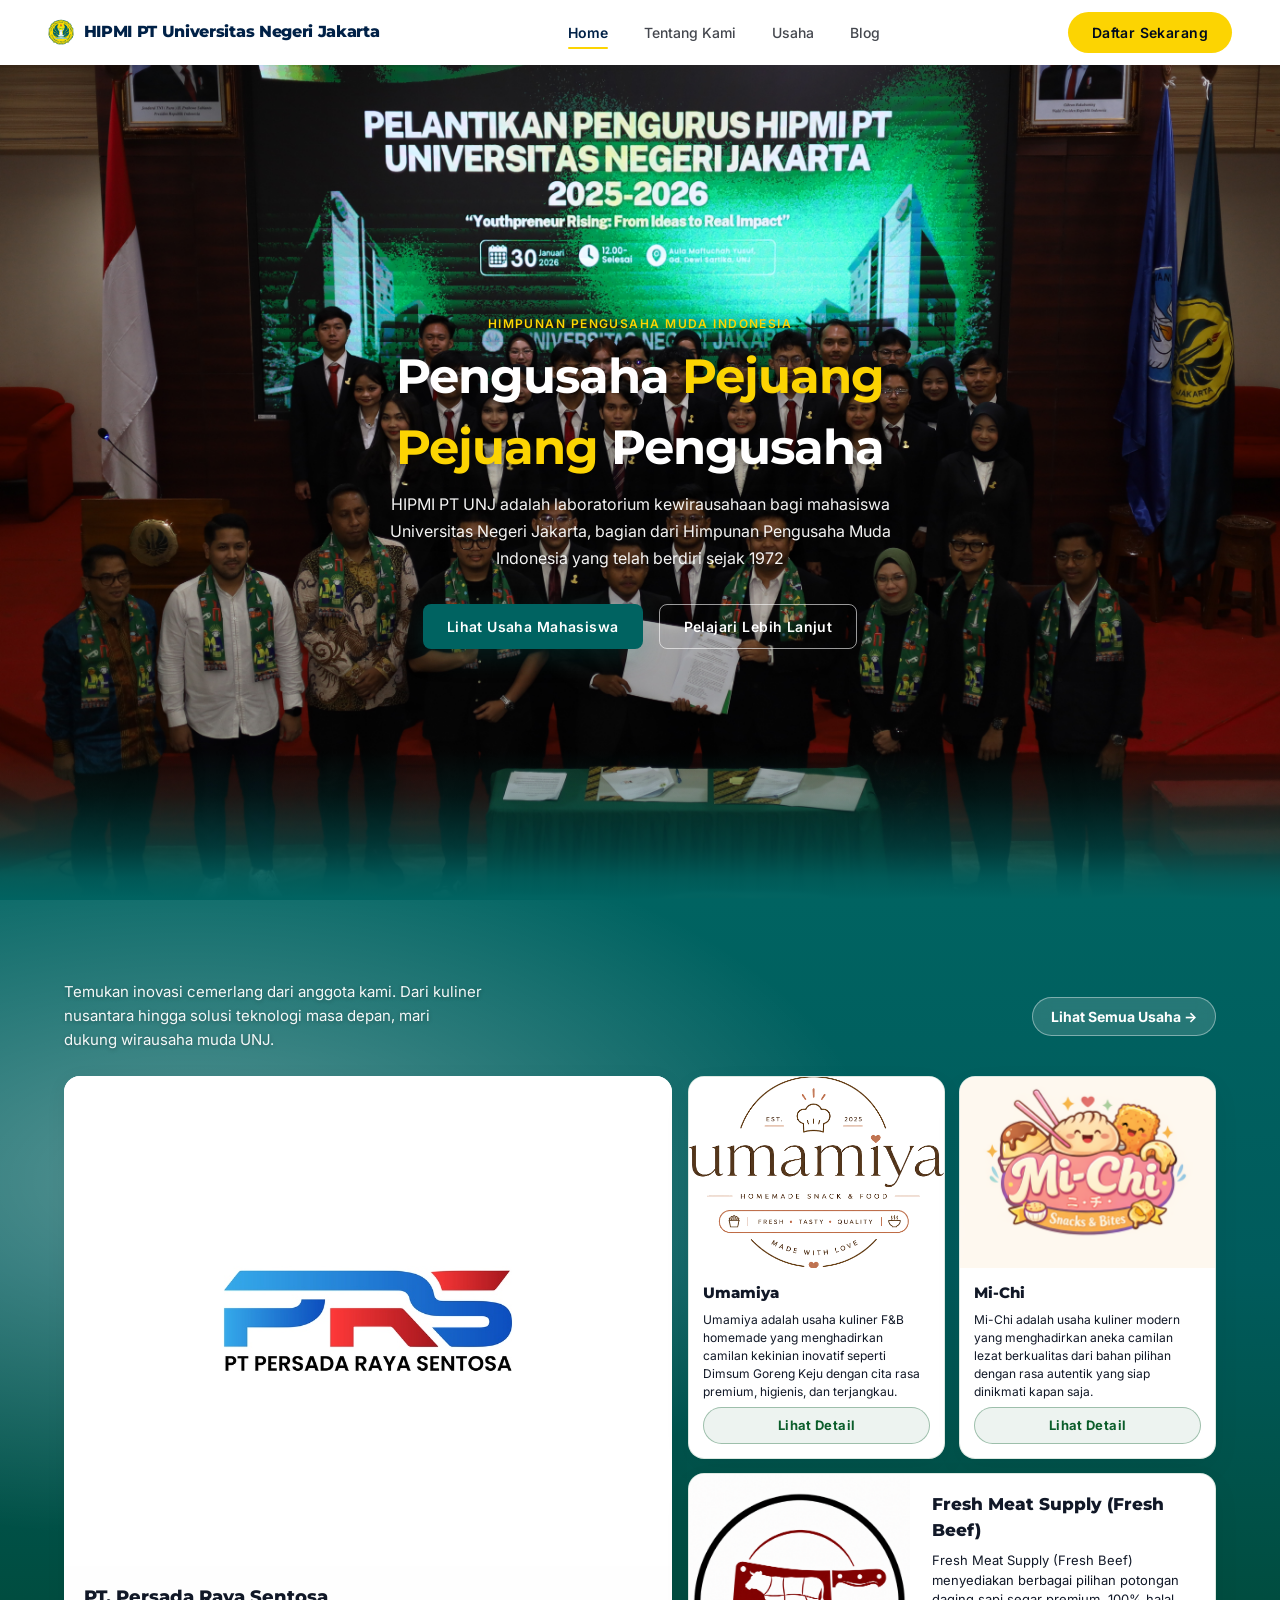
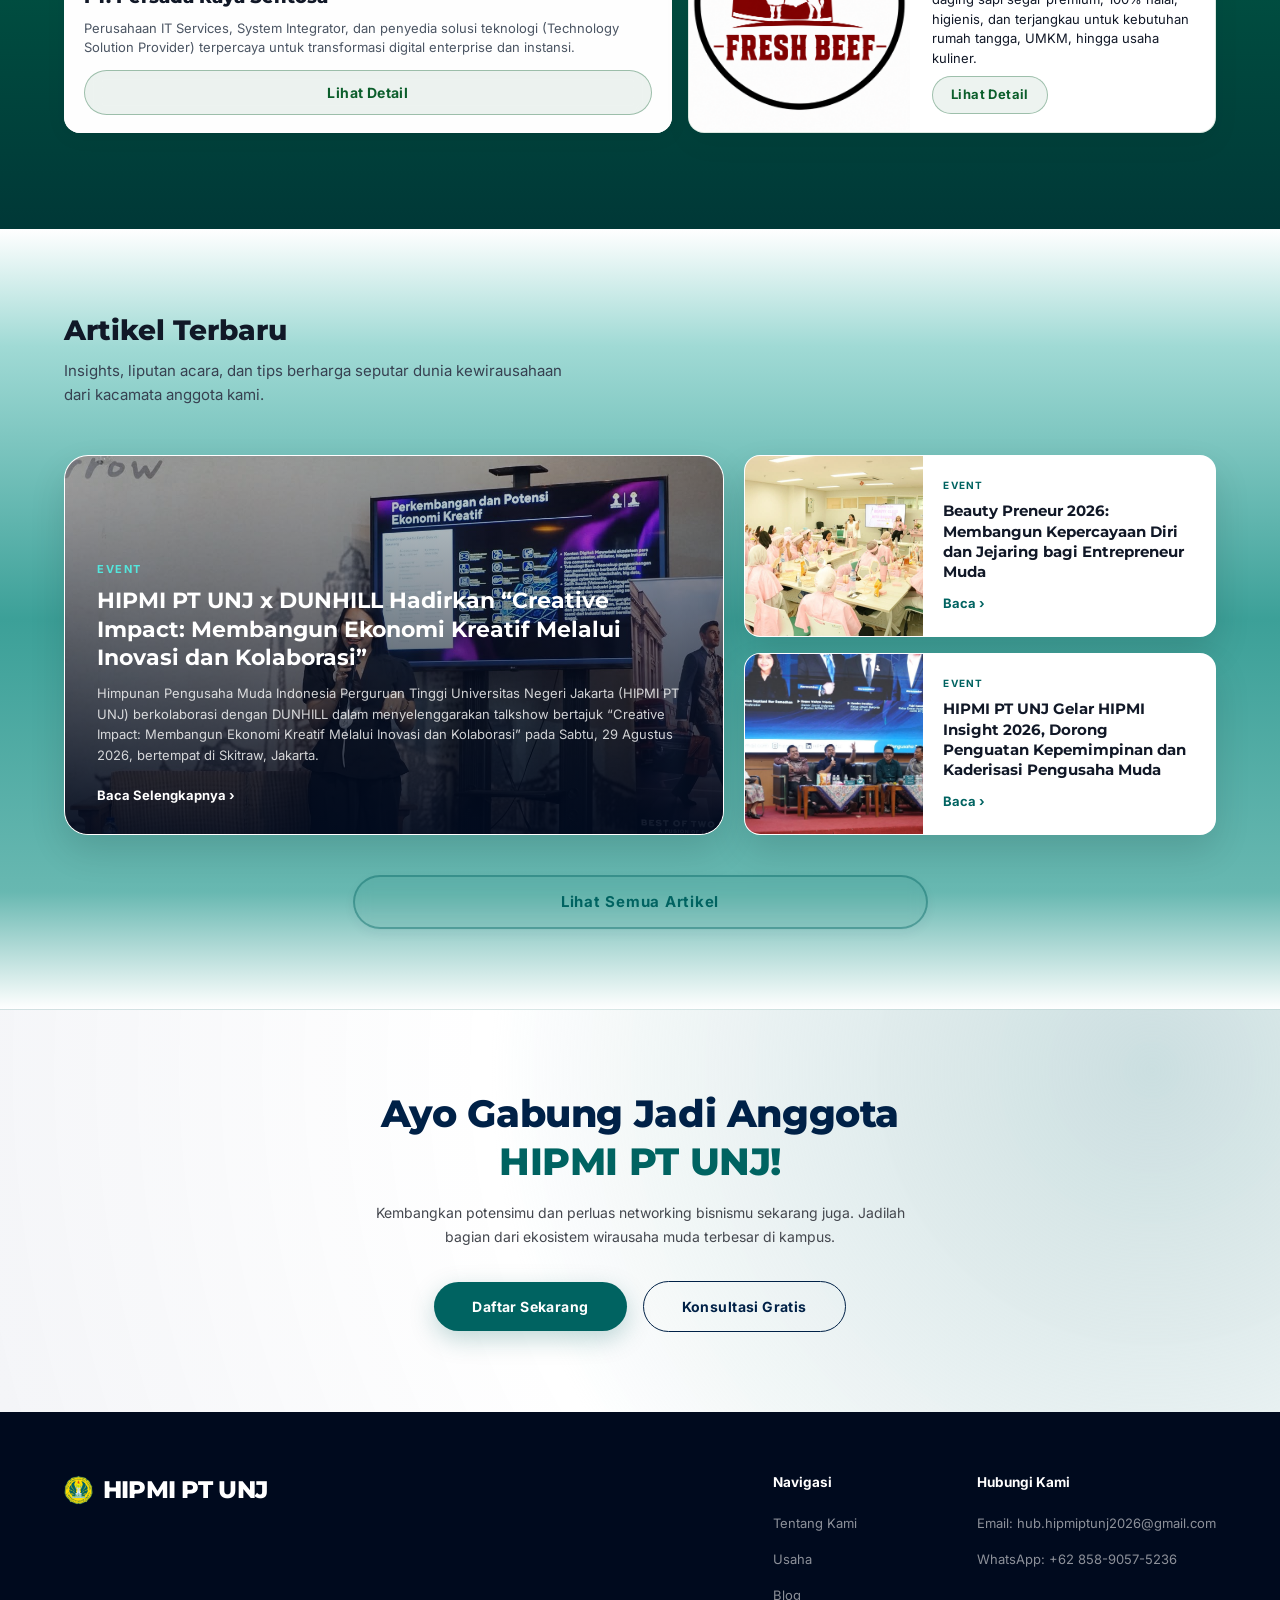
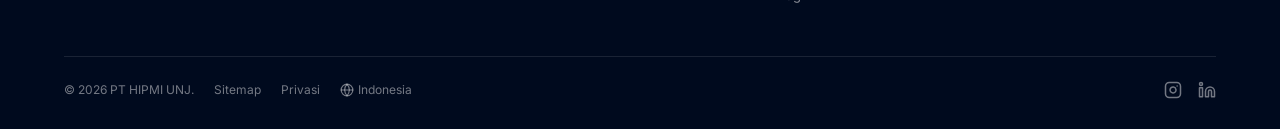
<file: index.html>
<!DOCTYPE html>
<html lang="id">

<head>
  <meta charset="UTF-8" />
  <meta name="viewport" content="width=device-width, initial-scale=1.0" />
  <title>PT HIPMI UNJ</title>
  <link rel="icon" type="image/png" href="images/hipmi_pt_unj_logo.png" />
  <meta name="description"
    content="Katalisator inovasi dan kewirausahaan di Universitas Negeri Jakarta. Kami membangun ekosistem bisnis yang profesional, prestisius, dan dinamis." />
  <meta name="google-site-verification" content="IC52t_LKZi9E-Qtvvkomc2tm_UXXoaAchMWrWsylsjA" />
  <link rel="canonical" href="https://hipmiunj.com/" />
  <meta name="robots" content="index, follow" />
  <link rel="stylesheet" href="css/style.css?v=3.9" />
  <style>
    /* Clean, hardware-accelerated smooth lift-up transitions */
    #usaha-grid #card-persada,
    #usaha-grid #card-whatowear,
    #usaha-grid article,
    #usaha-grid #card-taste-of-unj,
    #artikel #article-featured,
    #article-sm-1,
    #article-sm-2 {
      transition: transform 0.3s cubic-bezier(0.25, 1, 0.5, 1), box-shadow 0.3s cubic-bezier(0.25, 1, 0.5, 1), border-color 0.3s cubic-bezier(0.25, 1, 0.5, 1) !important;
      will-change: transform;
    }

    #usaha-grid #card-persada:hover,
    #usaha-grid #card-whatowear:hover,
    #usaha-grid article:hover,
    #usaha-grid #card-taste-of-unj:hover,
    #artikel #article-featured:hover,
    #article-sm-1:hover,
    #article-sm-2:hover {
      transform: translateY(-6px) !important;
      border-color: #0b5e2b !important;
      box-shadow: 0 20px 35px rgba(0, 0, 0, 0.08), 0 0 15px rgba(11, 94, 43, 0.18) !important;
    }

    /* Smooth Image Zoom transitions */
    #usaha-grid #card-persada img,
    #usaha-grid #card-whatowear img,
    #usaha-grid article img,
    #artikel #article-featured img,
    #article-sm-1 img,
    #article-sm-2 img {
      transition: transform 0.4s cubic-bezier(0.25, 1, 0.5, 1) !important;
    }

    #usaha-grid #card-persada:hover img,
    #usaha-grid #card-whatowear:hover img {
      transform: scale(1.08) !important;
    }

    #usaha-grid article:hover img,
    #artikel #article-featured:hover img,
    #article-sm-1:hover img,
    #article-sm-2:hover img {
      transform: scale(1.04) !important;
    }

    /* Hero button color matching join CTA button */
    .hero__actions .btn-primary,
    #btn-lihat-usaha {
      background-color: #006361 !important;
      color: #ffffff !important;
      box-shadow: 0 8px 24px rgba(0, 99, 97, 0.25) !important;
      border: none !important;
    }

    .hero__actions .btn-primary:hover,
    #btn-lihat-usaha:hover {
      background-color: #004d4b !important;
      transform: translateY(-2px) !important;
      box-shadow: 0 12px 28px rgba(0, 99, 97, 0.35) !important;
    }

    /* MOBILE RESPONSIVE OVERRIDES (WIREFRAME SPEC) */
    @media (max-width: 768px) {

      /* Hide Top Hamburger & Mobile Menu (Replaced by Bottom Dock) */
      .navbar__actions,
      .navbar__toggle,
      .navbar__mobile-menu {
        display: none !important;
      }

      /* Hero Section Spacing & Min-Height (No Cut Off) */
      .hero {
        height: auto !important;
        min-height: 400px !important;
        margin: 78px 0 0 !important;
        border-radius: 0 !important;
        display: flex !important;
        align-items: center !important;
        justify-content: center !important;
        padding-top: 0 !important;
        padding-bottom: 24px !important;
      }

      /* Hero Title (Pengusaha Pejuang / Pejuang Pengusaha) slightly smaller on mobile */
      .hero__title {
        font-size: 24px !important;
        line-height: 1.12 !important;
      }

      /* Usaha Grid text matches hero subtitle font size (13px, line-height 1.6) on mobile */
      #usaha-grid .section-header p {
        font-size: 13px !important;
        line-height: 1.6 !important;
      }

      /* Highlight Bisnis Horizontal Scroll Swipe Row */
      #usaha-grid>.container>div.home-biz-grid {
        display: flex !important;
        flex-direction: row !important;
        overflow-x: auto !important;
        scroll-snap-type: x mandatory !important;
        gap: 16px !important;
        padding: 8px 4px 16px !important;
        -webkit-overflow-scrolling: touch !important;
      }

      #usaha-grid>.container>div.home-biz-grid>div.home-biz-subgrid {
        display: contents !important;
      }

      #usaha-grid>.container>div.home-biz-grid #card-persada,
      #usaha-grid>.container>div.home-biz-grid #card-whatowear,
      #usaha-grid>.container>div.home-biz-grid>div.home-biz-subgrid article {
        flex: 0 0 82% !important;
        scroll-snap-align: start !important;
        min-width: 82% !important;
        max-width: 82% !important;
        flex-direction: row !important;
        align-items: stretch !important;
        min-height: 180px !important;
        height: 180px !important;
        box-sizing: border-box !important;
      }

      /* Image container inside row cards */
      #usaha-grid>.container>div.home-biz-grid #card-persada>div:first-child,
      #usaha-grid>.container>div.home-biz-grid #card-whatowear>div:first-child,
      #usaha-grid>.container>div.home-biz-grid>div.home-biz-subgrid article>div:first-child {
        width: 36% !important;
        min-height: 180px !important;
        height: 180px !important;
        flex-shrink: 0 !important;
      }

      #usaha-grid>.container>div.home-biz-grid #card-persada>div:first-child img,
      #usaha-grid>.container>div.home-biz-grid #card-whatowear>div:first-child img,
      #usaha-grid>.container>div.home-biz-grid>div.home-biz-subgrid article>div:first-child img {
        width: 100% !important;
        height: 100% !important;
        max-height: none !important;
        object-fit: contain !important;
        transform: none !important;
      }

      /* Text details container inside row cards */
      #usaha-grid>.container>div.home-biz-grid #card-persada>div:last-child,
      #usaha-grid>.container>div.home-biz-grid #card-whatowear>div:last-child,
      #usaha-grid>.container>div.home-biz-grid>div.home-biz-subgrid article>div:last-child {
        padding: 10px 12px !important;
        display: flex !important;
        flex-direction: column !important;
        justify-content: center !important;
        gap: 3px !important;
        flex: 1 !important;
        min-width: 0 !important;
      }

      #usaha-grid>.container>div.home-biz-grid #card-persada h3,
      #usaha-grid>.container>div.home-biz-grid #card-whatowear h3,
      #usaha-grid>.container>div.home-biz-grid>div.home-biz-subgrid article h3,
      #usaha-grid>.container>div.home-biz-grid>div.home-biz-subgrid article div:last-child>p:first-child {
        font-size: 14px !important;
        font-weight: 800 !important;
        margin: 0 !important;
        line-height: 1.2 !important;
        white-space: nowrap !important;
        overflow: hidden !important;
        text-overflow: ellipsis !important;
        color: #111827 !important;
      }

      #usaha-grid>.container>div.home-biz-grid #card-persada p,
      #usaha-grid>.container>div.home-biz-grid #card-whatowear p,
      #usaha-grid>.container>div.home-biz-grid>div.home-biz-subgrid article p {
        font-size: 11px !important;
        line-height: 1.35 !important;
        margin: 0 !important;
        color: #4b5563 !important;
        flex: none !important;
        display: -webkit-box !important;
        -webkit-line-clamp: 2 !important;
        -webkit-box-orient: vertical !important;
        overflow: hidden !important;
      }

      /* Hide giant detail buttons on mobile row layout */
      #usaha-grid>.container>div.home-biz-grid #card-persada a,
      #usaha-grid>.container>div.home-biz-grid #card-whatowear a,
      #usaha-grid>.container>div.home-biz-grid>div.home-biz-subgrid article a {
        display: none !important;
      }

      /* ===== ARTIKEL TERBARU — Horizontal Scroll on Mobile ===== */
      #artikel .home-articles-grid {
        display: flex !important;
        flex-direction: row !important;
        overflow-x: auto !important;
        scroll-snap-type: x mandatory !important;
        gap: 16px !important;
        padding: 8px 4px 16px !important;
        -webkit-overflow-scrolling: touch !important;
      }

      /* Flatten the small-article wrapper so all 3 cards are direct flex children */
      #artikel .home-articles-grid .article-sm-list {
        display: contents !important;
      }

      /* All 3 article cards: uniform shape */
      #artikel .home-articles-grid #article-featured,
      #artikel .home-articles-grid #article-sm-1,
      #artikel .home-articles-grid #article-sm-2 {
        flex: 0 0 82% !important;
        scroll-snap-align: start !important;
        min-width: 82% !important;
        max-width: 82% !important;
        min-height: 180px !important;
        height: 180px !important;
        box-sizing: border-box !important;
        border-radius: 18px !important;
      }

      /* Featured article: transform to row card on mobile (match other cards) */
      #artikel .home-articles-grid #article-featured {
        display: flex !important;
        position: relative !important;
        overflow: hidden !important;
        background: var(--color-white) !important;
        box-shadow: var(--shadow-card) !important;
        flex-direction: row !important;
        align-items: stretch !important;
        min-height: 180px !important;
        height: 180px !important;
      }

      /* Hide desktop overlay elements on mobile */
      #article-featured .article-featured-bg,
      #article-featured .article-featured-overlay,
      #article-featured .article-featured-text-overlay {
        display: none !important;
      }

      /* Show mobile row elements */
      #article-featured .article-featured-mobile-img {
        display: block !important;
        width: 36% !important;
        height: 180px !important;
        flex-shrink: 0 !important;
      }

      #article-featured .article-featured-mobile-text {
        display: flex !important;
        padding: 10px 12px !important;
        flex-direction: column !important;
        justify-content: center !important;
        gap: 3px !important;
        flex: 1 !important;
        min-width: 0 !important;
      }

      /* Small article cards: row layout (image left, text right) */
      #artikel .home-articles-grid #article-sm-1,
      #artikel .home-articles-grid #article-sm-2 {
        flex-direction: row !important;
        align-items: stretch !important;
      }

      /* Image container inside small article cards */
      #artikel .home-articles-grid #article-sm-1>div:first-child,
      #artikel .home-articles-grid #article-sm-2>div:first-child {
        width: 36% !important;
        height: 180px !important;
        flex-shrink: 0 !important;
      }

      /* Text container inside small article cards */
      #artikel .home-articles-grid #article-sm-1>div:last-child,
      #artikel .home-articles-grid #article-sm-2>div:last-child {
        padding: 10px 12px !important;
        display: flex !important;
        flex-direction: column !important;
        justify-content: center !important;
        gap: 3px !important;
        flex: 1 !important;
        min-width: 0 !important;
      }

      #artikel .home-articles-grid #article-sm-1 h3,
      #artikel .home-articles-grid #article-sm-2 h3 {
        font-size: 13px !important;
        font-weight: 700 !important;
        margin: 0 !important;
        line-height: 1.25 !important;
      }

      #artikel .home-articles-grid #article-sm-1 p,
      #artikel .home-articles-grid #article-sm-2 p {
        font-size: 10px !important;
        line-height: 1.3 !important;
        margin: 0 !important;
      }

      /* Hide "Baca ›" links on mobile since entire card is clickable */
      #artikel .home-articles-grid #article-sm-1 a,
      #artikel .home-articles-grid #article-sm-2 a {
        display: none !important;
      }

      /* ===== AYO GABUNG CTA — Mobile Sizing ===== */
      .join-cta {
        padding: 40px 0 !important;
      }

      .join-cta__title {
        font-size: 28px !important;
        font-weight: 700 !important;
        line-height: 1.06 !important;
        letter-spacing: -0.01em !important;
      }

      .join-cta__subtitle {
        font-size: 13px !important;
        line-height: 1.6 !important;
        max-width: 100% !important;
      }

      .join-cta__actions {
        flex-direction: column !important;
        width: 100% !important;
        gap: 10px !important;
      }

      .join-cta__actions .btn-primary,
      .join-cta__actions .btn-outline {
        width: 100% !important;
        padding: 14px 38px !important;
        font-size: 15px !important;
        font-weight: 700 !important;
        text-align: center !important;
        justify-content: center !important;
      }
    }
  </style>
</head>

<body>

  <!-- ================================================
       NAVBAR
       ================================================ -->
  <nav class="navbar" id="navbar" role="navigation" aria-label="Navigasi utama">
    <div class="navbar__inner">
      <a href="index.html" class="navbar__brand" id="brand-logo">
        <img src="images/hipmi_pt_unj_logo.png" alt="HIPMI PT UNJ Logo" class="navbar__brand-logo" />
        <span>HIPMI PT Universitas Negeri Jakarta</span>
      </a>

      <ul class="navbar__nav" role="list">
        <li><a href="index.html" class="navbar__link active" id="nav-home">Home</a></li>
        <li><a href="about.html" class="navbar__link" id="nav-about">Tentang Kami</a></li>
        <li><a href="usaha.html" class="navbar__link" id="nav-usaha">Usaha</a></li>
        <li><a href="blog.html" class="navbar__link" id="nav-blog">Blog</a></li>
      </ul>

      <div class="navbar__actions">
        <a href="https://forms.gle/wBAjEJuR2MNEEi8L7" target="_blank" rel="noopener noreferrer" class="btn-primary" id="btn-gabung-nav">Daftar Sekarang</a>
        <button class="navbar__toggle" id="navToggle" aria-label="Buka menu" aria-expanded="false">
          <span></span>
          <span></span>
          <span></span>
        </button>
      </div>
    </div>
  </nav>

  <!-- Mobile Menu -->
  <div class="navbar__mobile-menu" id="mobileMenu" role="menu">
    <a href="index.html" class="navbar__mobile-link active" role="menuitem">Home</a>
    <a href="about.html" class="navbar__mobile-link" role="menuitem">Tentang Kami</a>
    <a href="usaha.html" class="navbar__mobile-link" role="menuitem">Usaha</a>
    <a href="blog.html" class="navbar__mobile-link" role="menuitem">Blog</a>
    <a href="https://forms.gle/wBAjEJuR2MNEEi8L7" target="_blank" rel="noopener noreferrer" class="btn-primary mt-1" role="menuitem"
      style="border-radius:0.5rem; text-align:center;">Daftar Sekarang</a>
  </div>

  <main>

    <!-- ================================================
         HERO SECTION
         ================================================ -->
    <section class="hero" id="hero" aria-label="Beranda Hero">
      <div class="hero__bg" style="background-image: url('images/5.jpeg')"></div>
      <div class="hero__overlay"></div>
      <div class="hero__content">
        <p class="hero__eyebrow">Himpunan Pengusaha Muda Indonesia</p>
        <h1 class="hero__title">
          Pengusaha
          <span class="accent">Pejuang</span>
        </h1>
        <h1 class="hero__title">
          <span class="accent">Pejuang</span>
          Pengusaha
        </h1>
        <p class="hero__subtitle">
          HIPMI PT UNJ adalah laboratorium kewirausahaan bagi mahasiswa Universitas Negeri Jakarta, bagian dari Himpunan
          Pengusaha Muda Indonesia yang telah berdiri sejak 1972
        </p>
        <div class="hero__actions">
          <a href="usaha.html" class="btn-primary" id="btn-lihat-usaha"
            style="background-color: #006361; color: #ffffff; box-shadow: 0 8px 24px rgba(0, 99, 97, 0.25); border: none;">Lihat Usaha Mahasiswa</a>
          <a href="about.html" class="btn-outline-white" id="btn-pelajari">Pelajari Lebih Lanjut</a>
        </div>
      </div>
    </section>



    <!-- ================================================
         UNIFIED SEAMLESS EMERALD CANVAS (SECTIONS 2 & 3)
         ================================================ -->
    <div class="home-emerald-flow">

      <!-- ================================================
           BUSINESS GRID (SECTION 2)
           ================================================ -->
      <section class="section" id="usaha-grid" aria-label="Katalog Usaha Mahasiswa">
        <div class="container">
          <div class="flex-between mb-3">
            <div class="section-header" style="margin-bottom:0;">
              <p style="font-size:15px; max-width:420px; line-height:1.6;">
                Temukan inovasi cemerlang dari anggota kami. Dari kuliner nusantara hingga solusi teknologi masa depan,
                mari dukung wirausaha muda UNJ.
              </p>
            </div>
            <a href="usaha.html" class="link-more" id="btn-semua-usaha">Lihat Semua Usaha &rarr;</a>
          </div> <!-- Grid: foto nasi besar kiri | sub-grid 2-col kanan -->
          <div class="home-biz-grid"
            style="display:grid; grid-template-columns:1.15fr 1fr; gap:16px; align-items:stretch;">

            <!-- LEFT: PT. Persada Raya Sentosa (Besar Kiri) -->
            <div id="card-persada" onclick="window.location.href='detail-usaha.html?id=pt-persada-raya-sentosa'"
              style="background:rgba(255, 255, 255, 0.95); border-radius:var(--radius-lg); overflow:hidden; box-shadow:var(--shadow-card); display:flex; flex-direction:column; cursor:pointer;">
              <!-- Image area -->
              <div
                style="position:relative; flex:1; min-height:440px; overflow:hidden; background:#ffffff; display:flex; align-items:center; justify-content:center; padding:32px 24px;">
                <img src="images/logos/pt_persada_raya_sentosa.jpg" alt="PT. Persada Raya Sentosa"
                  style="width:100%; height:100%; max-height:360px; object-fit:contain; display:block;" />
              </div>
              <!-- Text & Button -->
              <div
                style="padding:18px 20px; background:rgba(255,255,255,0.95); display:flex; flex-direction:column; gap:8px;">
                <h3
                  style="font-family:'Montserrat',sans-serif; font-size:18px; font-weight:800; color:#111827; margin:0;">
                  PT. Persada Raya Sentosa</h3>
                <p style="font-size:13px; color:#4b5563; line-height:1.5; margin:0;">
                  Perusahaan IT Services, System Integrator, dan penyedia solusi teknologi (Technology Solution Provider) terpercaya untuk transformasi digital enterprise dan instansi.
                </p>
                <a href="detail-usaha.html?id=pt-persada-raya-sentosa" class="btn-outline" id="btn-persada-detail"
                  style="width:100%; text-align:center; display:block; border-radius:var(--radius-full); margin-top:4px;">Lihat
                  Detail</a>
              </div>
            </div>

            <!-- RIGHT: Sub-grid (Umamiya, Mi-Chi, Fresh Meat Supply) -->
            <div class="home-biz-subgrid"
              style="display:grid; grid-template-columns:1fr 1fr; grid-template-rows:auto auto; gap:14px;">

              <!-- Umamiya (top-left) -->
              <article
                style="background:rgba(255, 255, 255, 0.95); border-radius:var(--radius-lg); overflow:hidden; box-shadow:var(--shadow-card); display:flex; flex-direction:column;"
                id="card-umamiya">
                <div style="position:relative; aspect-ratio:4/3; overflow:hidden; background:#ffffff;">
                  <img src="images/logos/umamiya.jpg" alt="Umamiya"
                    style="width:100%; height:100%; object-fit:cover;" />
                </div>
                <div
                  style="padding:14px; display:flex; flex-direction:column; flex:1; justify-content:center; gap:6px;">
                  <p
                    style="font-family:'Montserrat',sans-serif; font-size:15px; font-weight:800; color:#111827; margin:0;">
                    Umamiya</p>
                  <p style="font-size:12px; color:#4b5563; line-height:1.5; margin:0;">Usaha kuliner dimsum goreng keju
                    lezat dan camilan favorit.</p>
                  <a href="detail-usaha.html?id=umamiya" class="btn-outline btn-sm" id="btn-umamiya"
                    style="width:100%; text-align:center; border-radius:var(--radius-full);">Lihat Detail</a>
                </div>
              </article>

              <!-- Mi-Chi (top-right) -->
              <article
                style="background:rgba(255, 255, 255, 0.95); border-radius:var(--radius-lg); overflow:hidden; box-shadow:var(--shadow-card); display:flex; flex-direction:column;"
                id="card-mi-chi">
                <div
                  style="position:relative; aspect-ratio:4/3; overflow:hidden; background:#ffffff; display:flex; align-items:center; justify-content:center;">
                  <img src="images/logos/mi_chi.png" alt="Mi-Chi" style="width:100%; height:100%; object-fit:cover;" />
                </div>
                <div
                  style="padding:14px; display:flex; flex-direction:column; flex:1; justify-content:center; gap:6px;">
                  <p
                    style="font-family:'Montserrat',sans-serif; font-size:15px; font-weight:800; color:#111827; margin:0;">
                    Mi-Chi</p>
                  <p style="font-size:12px; color:#4b5563; line-height:1.5; margin:0;">Camilan berkualitas buatan dapur
                    rumahan rasa autentik.</p>
                  <a href="detail-usaha.html?id=mi-chi" class="btn-outline btn-sm" id="btn-michi"
                    style="width:100%; text-align:center; border-radius:var(--radius-full);">Lihat Detail</a>
                </div>
              </article>

              <!-- Fresh Meat Supply / Fresh Beef (bottom, spans 2 cols) -->
              <article
                style="grid-column:span 2; background:rgba(255, 255, 255, 0.95); border-radius:var(--radius-lg); overflow:hidden; box-shadow:var(--shadow-card); display:flex;"
                id="card-fresh-beef">
                <div
                  style="position:relative; width:42%; flex-shrink:0; overflow:hidden; background:#ffffff; display:flex; align-items:center; justify-content:center;">
                  <img src="images/logos/fresh_meat_supply.png" alt="Fresh Meat Supply"
                    style="width:100%; height:100%; object-fit:cover;" />
                </div>
                <div
                  style="padding:18px 22px; display:flex; flex-direction:column; justify-content:center; gap:8px; flex:1;">
                  <p
                    style="font-family:'Montserrat',sans-serif; font-size:17px; font-weight:800; color:#111827; margin:0;">
                    Fresh Meat Supply</p>
                  <p style="font-size:13px; color:#4b5563; line-height:1.5; margin:0;">Penjualan daging sapi segar
                    berkualitas, higienis, halal, dan aman dikonsumsi.</p>
                  <a href="detail-usaha.html?id=fresh-meat-supply" class="btn-outline btn-sm" id="btn-fresh-beef"
                    style="align-self:flex-start; border-radius:var(--radius-full); text-decoration:none; display:inline-flex; align-items:center; justify-content:center;">Lihat
                    Detail</a>
                </div>
              </article>

            </div>
          </div>
        </div>
      </section>

      <!-- ================================================
           LATEST ARTICLES (SECTION 3)
           ================================================ -->
      <section class="section" id="artikel" aria-label="Artikel Terbaru">
        <div class="container">
          <div class="section-header">
            <h2>Artikel Terbaru</h2>
            <p>Insights, liputan acara, dan tips berharga seputar dunia kewirausahaan dari kacamata anggota kami.</p>
          </div>

          <div class="home-articles-grid"
            style="display:grid; grid-template-columns:1.4fr 1fr; gap:20px; align-items:stretch;">

            <!-- LEFT: Featured article card (image + overlay + content) -->
            <article id="article-featured" onclick="window.location.href='detail-blog.html?id=hipmi-x-dunhill'"
              style="position:relative; border-radius:var(--radius-xl); overflow:hidden; min-height:380px; cursor:pointer;">
              <!-- Desktop: full-bleed overlay layout -->
              <img class="article-featured-bg" src="images/blog-hipmi-x-dunhill.jpg" alt="Rekap Pitching Day 2024"
                style="position:absolute; inset:0; width:100%; height:100%; object-fit:cover; display:block;" />
              <div class="article-featured-overlay"
                style="position:absolute; inset:0; background:linear-gradient(to top, rgba(0,10,30,0.92) 0%, rgba(0,10,30,0.55) 50%, rgba(0,10,30,0.15) 100%);">
              </div>
              <div class="article-featured-text-overlay"
                style="position:absolute; bottom:0; left:0; right:0; padding:28px 32px;">
                <p
                  style="font-family:'Inter',sans-serif; font-size:11px; font-weight:700; letter-spacing:0.14em; text-transform:uppercase; color:#54e6dd; margin-bottom:10px;">
                  Liputan Acara</p>
                <h3
                  style="font-family:'Montserrat',sans-serif; font-size:22px; font-weight:700; color:#fff; line-height:1.3; margin-bottom:10px;">
                  Rekap Pitching Day 2024: Inovasi Tanpa Batas dari Mahasiswa</h3>
                <p style="font-size:13px; color:rgba(255,255,255,0.8); line-height:1.6; margin-bottom:16px;">Ratusan ide
                  cemerlang dipresentasikan. Mari lihat ide-ide startup mana saja yang berhasil mencuri perhatian para
                  juri tahun ini.</p>
                <a href="detail-blog.html?id=hipmi-x-dunhill" id="btn-baca-featured"
                  style="font-family:'Inter',sans-serif; font-size:13px; font-weight:700; color:#ffffff; display:inline-flex; align-items:center; gap:4px; transition:var(--transition);">
                  Baca Selengkapnya &rsaquo;
                </a>
              </div>
              <!-- Mobile: row card layout (hidden on desktop) -->
              <div class="article-featured-mobile-img" style="display:none; width:36%; flex-shrink:0; overflow:hidden;">
                <img src="images/blog-hipmi-x-dunhill.jpg" alt="Rekap Pitching Day 2024"
                  style="width:100%; height:100%; object-fit:cover; display:block;" />
              </div>
              <div class="article-featured-mobile-text"
                style="display:none; padding:10px 12px; flex-direction:column; justify-content:center; gap:3px; flex:1; min-width:0;">
                <p
                  style="font-family:'Inter',sans-serif; font-size:10px; font-weight:700; letter-spacing:0.12em; text-transform:uppercase; color:var(--on-surface-variant); margin:0;">
                  Liputan Acara</p>
                <h3
                  style="font-family:'Montserrat',sans-serif; font-size:13px; font-weight:700; color:var(--on-surface); line-height:1.25; margin:0;">
                  Rekap Pitching Day 2024: Inovasi Tanpa Batas</h3>
              </div>
            </article>

            <!-- RIGHT: 2 small article cards stacked -->
            <div class="article-sm-list" style="display:flex; flex-direction:column; gap:16px;">

              <!-- Card 1: Tips Bisnis -->
              <article id="article-sm-1" onclick="window.location.href='detail-blog.html?id=beauty-preneur-2026'"
                style="background:var(--color-white); border-radius:var(--radius-lg); overflow:hidden; box-shadow:var(--shadow-card); display:flex; flex:1; cursor:pointer; transition:var(--transition);">
                <!-- Image left, fills full card height -->
                <div style="width:38%; flex-shrink:0; overflow:hidden;">
                  <img src="images/blog-beauty-preneur-2026.jpg" alt="Tips Bisnis Digital Marketing"
                    style="width:100%; height:100%; object-fit:cover; display:block;" />
                </div>
                <!-- Text right -->
                <div
                  style="padding:18px 20px; display:flex; flex-direction:column; justify-content:center; gap:8px; flex:1;">
                  <p
                    style="font-family:'Inter',sans-serif; font-size:10px; font-weight:700; letter-spacing:0.12em; text-transform:uppercase; color:var(--on-surface-variant);">
                    Tips Bisnis</p>
                  <h3
                    style="font-family:'Montserrat',sans-serif; font-size:15px; font-weight:700; color:var(--on-surface); line-height:1.35;">
                    5 Strategi Digital Marketing untuk Bisnis Pemula</h3>
                  <a href="detail-blog.html?id=beauty-preneur-2026" id="btn-baca-sm1"
                    style="font-family:'Inter',sans-serif; font-size:13px; font-weight:600; color:var(--on-surface); display:inline-flex; align-items:center; gap:3px; margin-top:4px; transition:var(--transition);">
                    Baca &rsaquo;
                  </a>
                </div>
              </article>

              <!-- Card 2: Jejaring -->
              <article id="article-sm-2" onclick="window.location.href='detail-blog.html?id=hipmi-insight-2026'"
                style="background:var(--color-white); border-radius:var(--radius-lg); overflow:hidden; box-shadow:var(--shadow-card); display:flex; flex:1; cursor:pointer; transition:var(--transition);">
                <!-- Image left -->
                <div style="width:38%; flex-shrink:0; overflow:hidden;">
                  <img src="images/blog-hipmi-insight-2026.jpg" alt="Jejaring di Masa Kuliah"
                    style="width:100%; height:100%; object-fit:cover; display:block;" />
                </div>
                <!-- Text right -->
                <div
                  style="padding:18px 20px; display:flex; flex-direction:column; justify-content:center; gap:8px; flex:1;">
                  <p
                    style="font-family:'Inter',sans-serif; font-size:10px; font-weight:700; letter-spacing:0.12em; text-transform:uppercase; color:var(--on-surface-variant);">
                    Jejaring</p>
                  <h3
                    style="font-family:'Montserrat',sans-serif; font-size:15px; font-weight:700; color:var(--on-surface); line-height:1.35;">
                    Pentingnya Membangun Koneksi di Masa Kuliah</h3>
                  <a href="detail-blog.html?id=hipmi-insight-2026" id="btn-baca-sm2"
                    style="font-family:'Inter',sans-serif; font-size:13px; font-weight:600; color:var(--on-surface); display:inline-flex; align-items:center; gap:3px; margin-top:4px; transition:var(--transition);">
                    Baca &rsaquo;
                  </a>
                </div>
              </article>

            </div>
          </div>

          <div style="text-align:center; margin-top:var(--space-5);">
            <a href="blog.html" class="btn-outline" id="btn-semua-artikel"
              style="border-radius:var(--radius-full); width: 100%; max-width: 575px; display: inline-flex; justify-content: center;">
              Lihat Semua Artikel
            </a>
          </div>
        </div>
      </section>

    </div>


    <!-- ================================================
         JOIN CTA
         ================================================ -->
    <section class="join-cta" id="join" aria-label="Bergabung dengan HIPMI UNJ">
      <div class="container">
        <div class="join-cta__content">
          <h2 class="join-cta__title" style="font-weight: 800; font-size: 38px; letter-spacing: -0.01em;">
            Ayo Gabung Jadi Anggota <span class="accent">HIPMI</span>
            <span class="accent">PT UNJ!</span>
          </h2>
          <p class="join-cta__subtitle"
            style="max-width: 530px; font-size: 14px; line-height: 1.7; color: var(--on-surface-variant); margin-bottom: var(--space-4);">
            Kembangkan potensimu dan perluas networking bisnismu sekarang juga. Jadilah bagian dari ekosistem wirausaha
            muda terbesar di kampus.
          </p>
          <div class="join-cta__actions" style="gap: 16px;">
            <a href="https://forms.gle/wBAjEJuR2MNEEi8L7" target="_blank" rel="noopener noreferrer" class="btn-primary" id="btn-daftar-sekarang"
              style="border-radius: var(--radius-full); padding: 14px 38px; font-size: 14px; font-weight: 700; background-color: #006361; color: #ffffff; box-shadow: 0 8px 24px rgba(0, 99, 97, 0.25); border: none;">Daftar
              Sekarang</a>
            <a href="https://wa.me/6285890575236" target="_blank" rel="noopener noreferrer" class="btn-outline" id="btn-konsultasi"
              style="border-radius: var(--radius-full); padding: 14px 38px; font-size: 14px; font-weight: 700; border: 1px solid var(--color-navy); color: var(--color-navy); background: transparent;">Konsultasi
              Gratis</a>
          </div>
        </div>
      </div>
    </section>

  </main>

  <!-- ================================================
       FOOTER
       ================================================ -->
  <footer class="footer" role="contentinfo">
    <div class="container">
      <div class="footer__grid">
        <!-- Brand -->
        <div class="footer__brand-col">
          <p class="footer__brand">
            <img src="images/hipmi_pt_unj_logo.png" alt="HIPMI PT UNJ Logo" class="footer__brand-icon"
              style="height: 36px; width: auto; object-fit: contain;" />
            <span>HIPMI PT UNJ</span>
          </p>
        </div>

        <!-- Links wrapper for alignment -->
        <div class="footer__links-wrapper">
          <!-- Quick Links -->
          <div>
            <p class="footer__col-title">Navigasi</p>
            <ul class="footer__links">
              <li><a href="about.html" class="footer__link" id="footer-tentang">Tentang Kami</a></li>
              <li><a href="usaha.html" class="footer__link" id="footer-usaha">Usaha</a></li>
              <li><a href="blog.html" class="footer__link" id="footer-blog">Blog</a></li>
            </ul>
          </div>

          <!-- Kontak -->
          <div>
            <p class="footer__col-title">Hubungi Kami</p>
            <ul class="footer__links">
              <li><a href="mailto:hub.hipmiptunj2026@gmail.com" class="footer__link">Email: hub.hipmiptunj2026@gmail.com</a></li>
              <li><a href="https://wa.me/6285890575236" class="footer__link" target="_blank"
                  rel="noopener noreferrer">WhatsApp: +62 858-9057-5236</a></li>
            </ul>
          </div>
        </div>
      </div>

      <div class="footer__bottom">
        <div class="footer__bottom-left">
          <span>&copy; 2026 PT HIPMI UNJ.</span>
          <a href="#">Sitemap</a>
          <a href="#">Privasi</a>
          <a href="#" style="display: inline-flex; align-items: center; gap: 4px;">
            <svg width="14" height="14" viewBox="0 0 24 24" fill="none" stroke="currentColor" stroke-width="2"
              stroke-linecap="round" stroke-linejoin="round">
              <circle cx="12" cy="12" r="10" />
              <line x1="2" y1="12" x2="22" y2="12" />
              <path d="M12 2a15.3 15.3 0 0 1 4 10 15.3 15.3 0 0 1-4 10 15.3 15.3 0 0 1-4-10 15.3 15.3 0 0 1 4-10z" />
            </svg>
            Indonesia
          </a>
        </div>
        <div class="footer__bottom-right">
          <a href="https://www.instagram.com/hipmi_unj/" target="_blank" rel="noopener noreferrer" aria-label="Instagram">
            <svg width="18" height="18" viewBox="0 0 24 24" fill="none" stroke="currentColor" stroke-width="2"
              stroke-linecap="round" stroke-linejoin="round">
              <rect x="2" y="2" width="20" height="20" rx="5" ry="5" />
              <path d="M16 11.37A4 4 0 1 1 12.63 8 4 4 0 0 1 16 11.37z" />
              <line x1="17.5" y1="6.5" x2="17.51" y2="6.5" />
            </svg>
          </a>
          <a href="https://www.linkedin.com/company/hipmi-pt-unj/?originalSubdomain=id" target="_blank" rel="noopener noreferrer" aria-label="LinkedIn">
            <svg width="18" height="18" viewBox="0 0 24 24" fill="none" stroke="currentColor" stroke-width="2"
              stroke-linecap="round" stroke-linejoin="round">
              <path d="M16 8a6 6 0 0 1 6 6v7h-4v-7a2 2 0 0 0-2-2 2 2 0 0 0-2 2v7h-4v-7a6 6 0 0 1 6-6z" />
              <rect x="2" y="9" width="4" height="12" />
              <circle cx="4" cy="4" r="2" />
            </svg>
          </a>
        </div>
      </div>
    </div>
  </footer>

  <!-- MOBILE BOTTOM FLOATING NAVIGATION DOCK -->
  <nav class="mobile-bottom-nav" aria-label="Navigasi bawah seluler">
    <a href="index.html" class="mobile-bottom-nav__item active" id="bnav-home">
      <svg class="mobile-bottom-nav__icon" viewBox="0 0 24 24" fill="none" stroke="currentColor">
        <path d="M3 9l9-7 9 7v11a2 2 0 0 1-2 2H5a2 2 0 0 1-2-2z" />
        <polyline points="9 22 9 12 15 12 15 22" />
      </svg>
      <span>Beranda</span>
    </a>
    <a href="about.html" class="mobile-bottom-nav__item" id="bnav-about">
      <svg class="mobile-bottom-nav__icon" viewBox="0 0 24 24" fill="none" stroke="currentColor">
        <circle cx="12" cy="12" r="10" />
        <line x1="12" y1="16" x2="12" y2="12" />
        <line x1="12" y1="8" x2="12.01" y2="8" />
      </svg>
      <span>Tentang</span>
    </a>
    <a href="usaha.html" class="mobile-bottom-nav__item" id="bnav-usaha">
      <svg class="mobile-bottom-nav__icon" viewBox="0 0 24 24" fill="none" stroke="currentColor">
        <rect x="2" y="7" width="20" height="14" rx="2" ry="2" />
        <path d="M16 21V5a2 2 0 0 0-2-2h-4a2 2 0 0 0-2 2v16" />
      </svg>
      <span>Usaha</span>
    </a>
    <a href="blog.html" class="mobile-bottom-nav__item" id="bnav-blog">
      <svg class="mobile-bottom-nav__icon" viewBox="0 0 24 24" fill="none" stroke="currentColor">
        <path d="M14 2H6a2 2 0 0 0-2 2v16a2 2 0 0 0 2 2h12a2 2 0 0 0 2-2V8z" />
        <polyline points="14 2 14 8 20 8" />
        <line x1="16" y1="13" x2="8" y2="13" />
        <line x1="16" y1="17" x2="8" y2="17" />
        <polyline points="10 9 9 9 8 9" />
      </svg>
      <span>Blog</span>
    </a>
  </nav>

  <script src="js/catalog-data.js"></script>
  <script src="js/home-content.js"></script>
  <script src="js/main.js"></script>
  <script src="js/animations.js"></script>
</body>

</html>
</file>
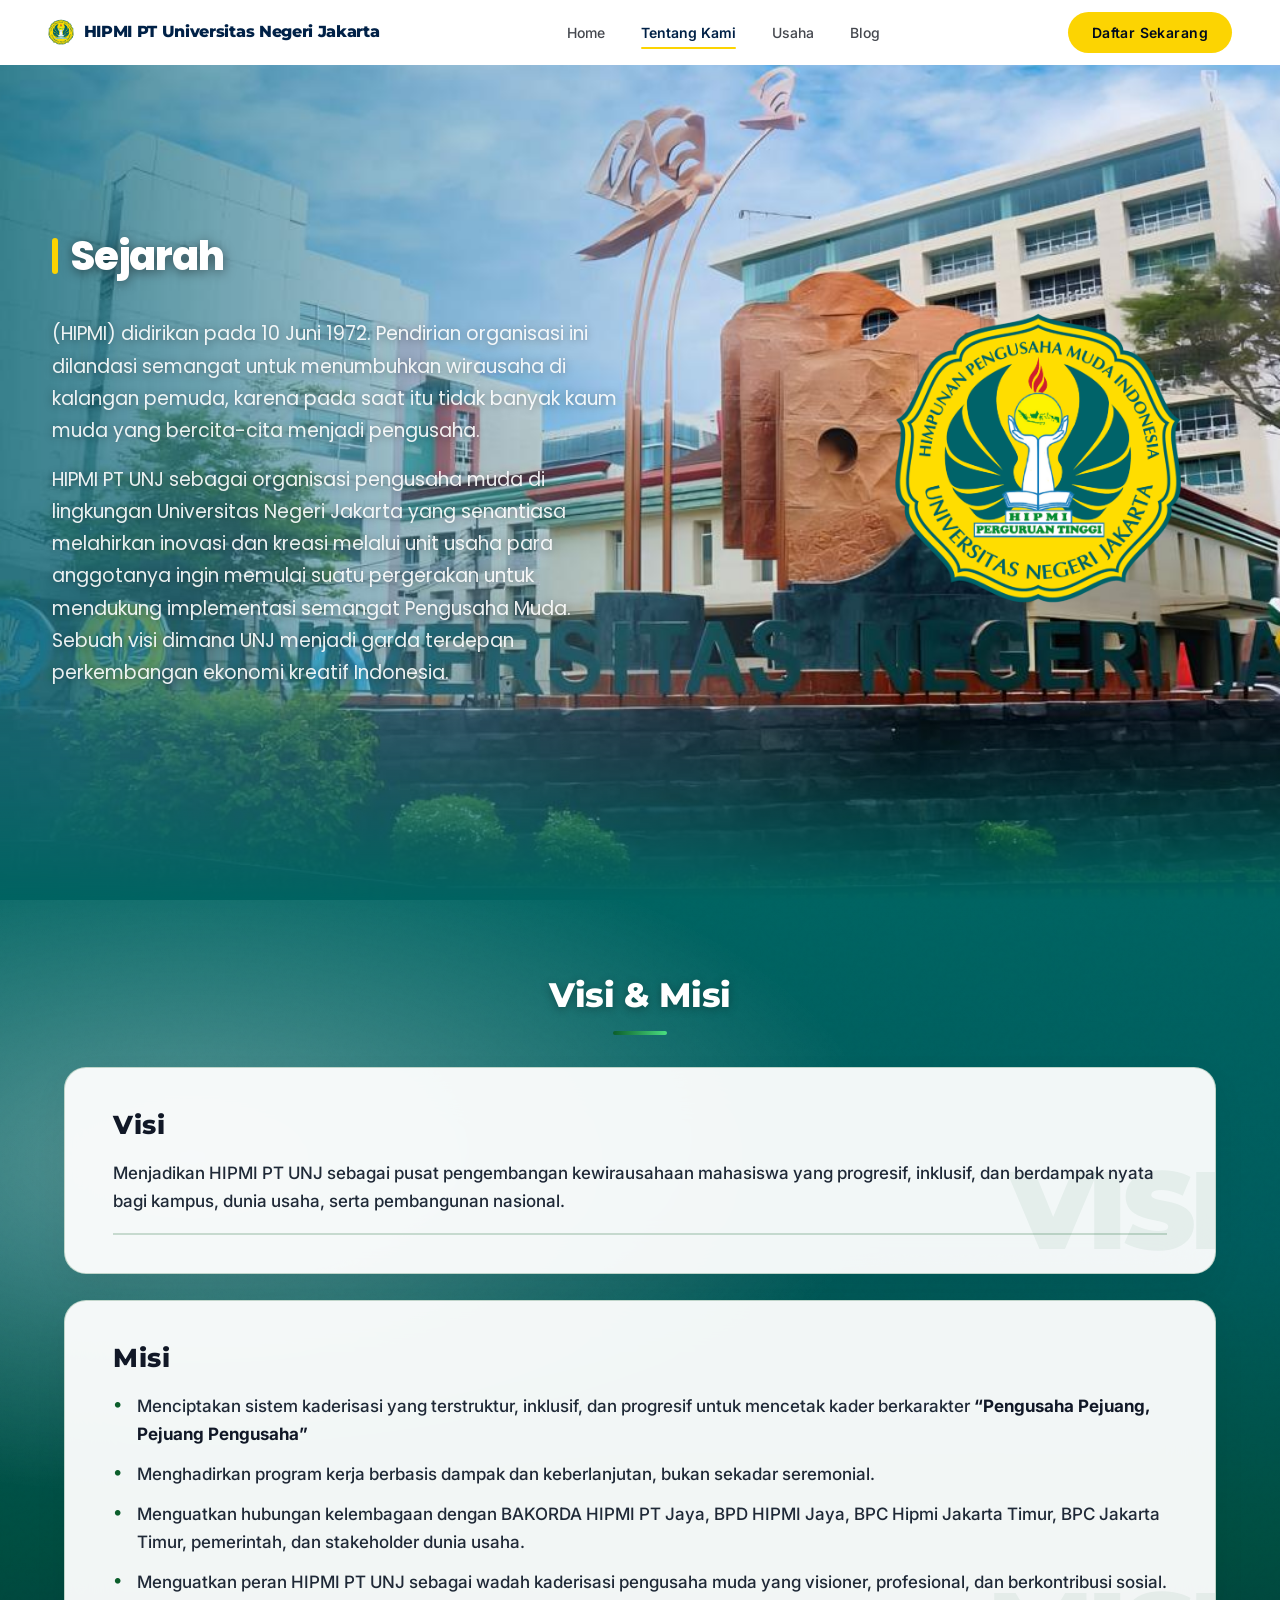
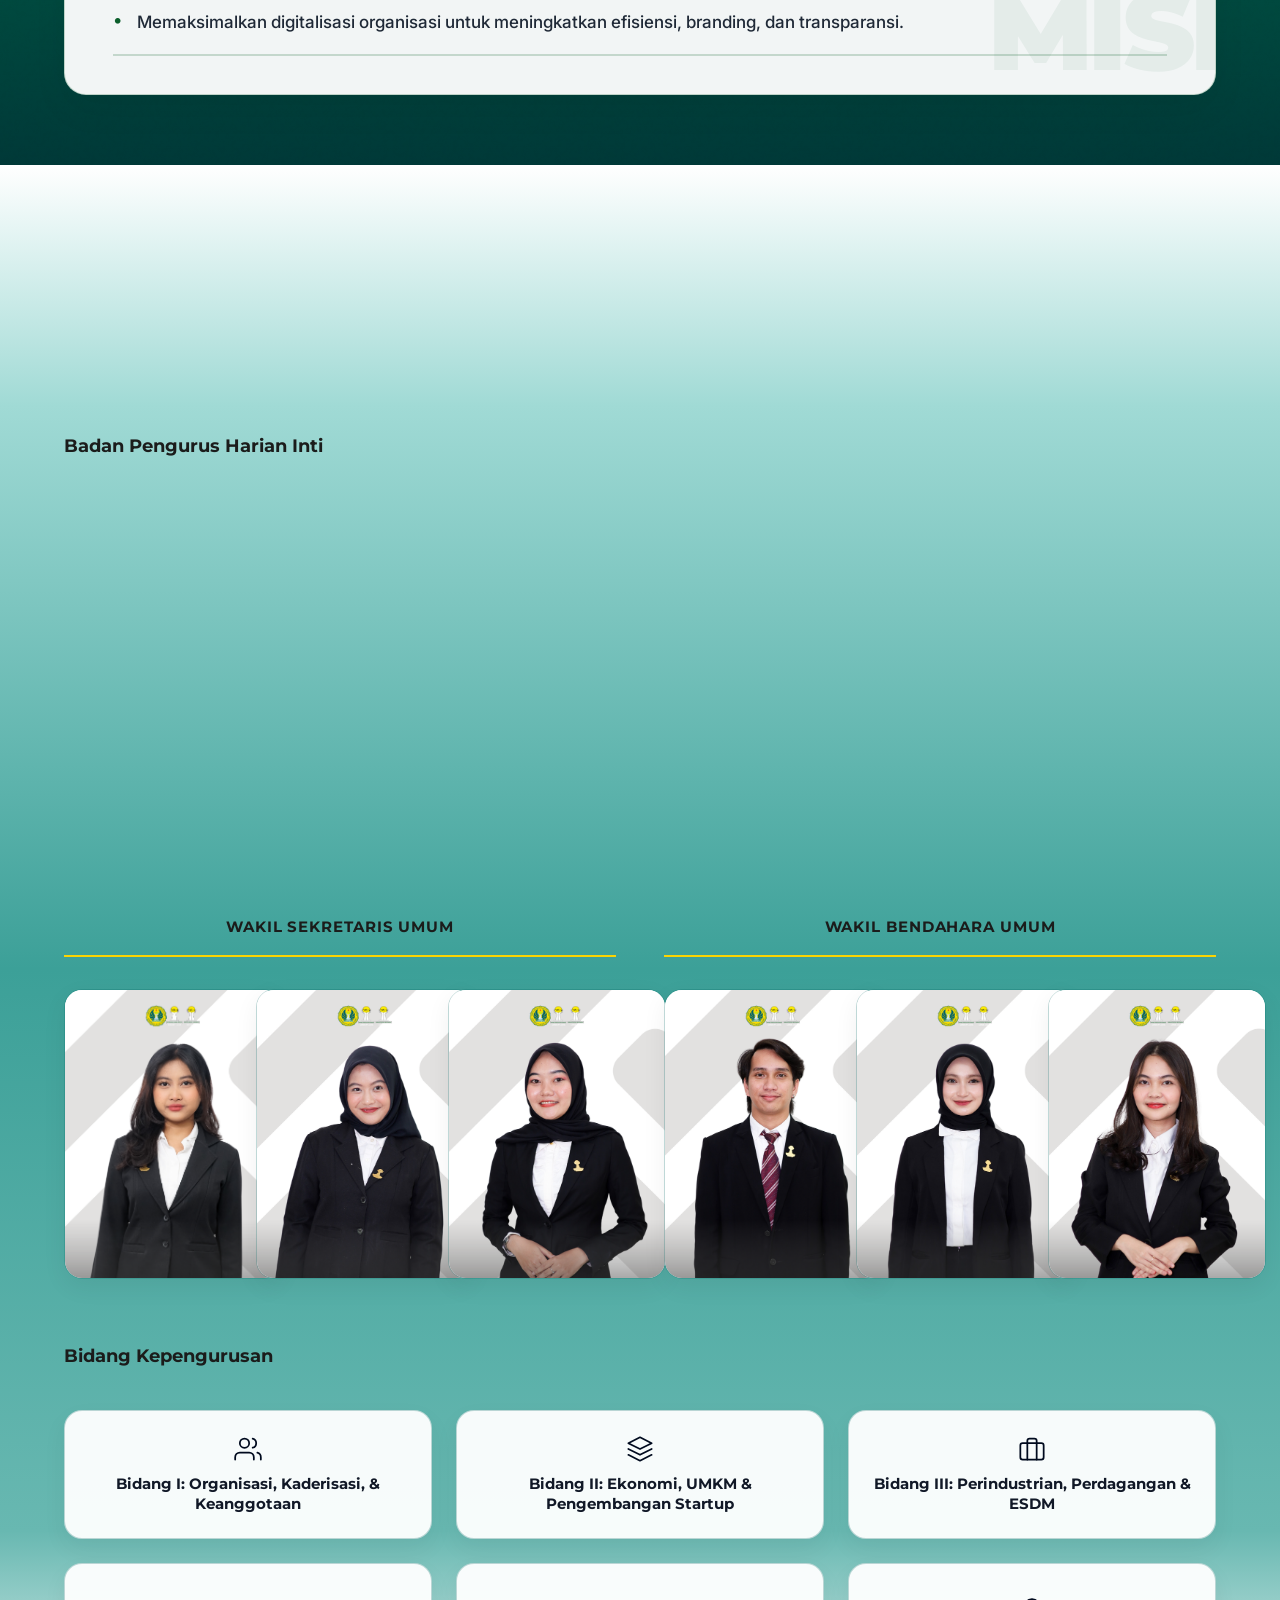
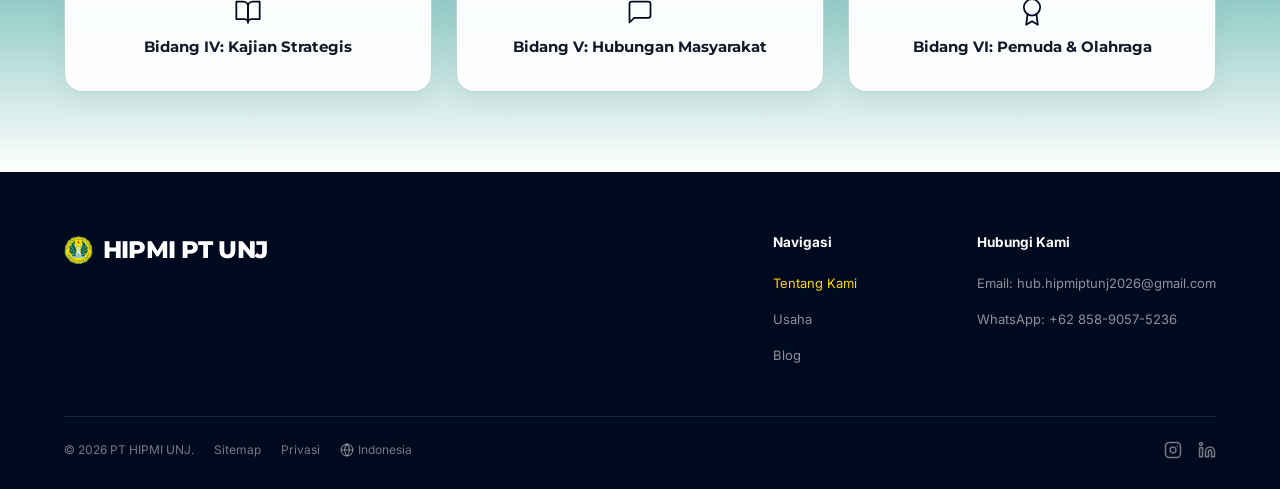
<file: about.html>
<!DOCTYPE html>
<html lang="id">

<head>
  <meta charset="UTF-8" />
  <meta name="viewport" content="width=device-width, initial-scale=1.0" />
  <title>PT HIPMI UNJ</title>
  <link rel="icon" type="image/png" href="images/hipmi_pt_unj_logo.png" />
  <meta name="description"
    content="PT HIPMI UNJ adalah katalisator bagi mahasiswa Universitas Negeri Jakarta untuk merintis dan mengembangkan potensi bisnis mereka." />
  <link rel="stylesheet" href="css/style.css?v=3.8" />
  <style>
    @media (max-width: 768px) {

      /* Hide Top Hamburger & Mobile Menu (Replaced by Bottom Dock) */
      .navbar__actions,
      .navbar__toggle,
      .navbar__mobile-menu {
        display: none !important;
      }

      /* Visi & Misi Cards — Proper Mobile Proportions */
      .vm-grid-dual {
        display: flex !important;
        flex-direction: column !important;
        gap: 20px !important;
      }

      .vm-card {
        padding: 28px 24px !important;
        border-radius: 20px !important;
        min-height: auto !important;
      }

      .vm-card__name {
        font-size: 20px !important;
      }

      .vm-card__quote {
        font-size: 14px !important;
        line-height: 1.6 !important;
      }

      .vm-card__list {
        font-size: 13px !important;
        line-height: 1.55 !important;
      }

      .vm-card__list li {
        font-size: 13px !important;
        line-height: 1.55 !important;
        margin-bottom: 10px !important;
      }

      .vm-card__bg-word {
        font-size: 60px !important;
        bottom: -10px !important;
        right: -5px !important;
      }

      /* BPH Inti, Wakil (Wasekum & Wabum), & Struktur Cards — Horizontal Swipe Row */
      #struktur .grid-3,
      .bph-wakil-grid {
        display: flex !important;
        flex-direction: row !important;
        overflow-x: auto !important;
        scroll-snap-type: x mandatory !important;
        gap: 16px !important;
        padding: 8px 4px 16px !important;
        -webkit-overflow-scrolling: touch !important;
        max-width: 100% !important;
      }

      #struktur .grid-3 .team-card,
      .bph-wakil-grid .team-card,
      .vice-grid .team-card,
      .staff-grid .team-card {
        flex: 0 0 78% !important;
        scroll-snap-align: start !important;
        min-width: 78% !important;
        max-width: 78% !important;
        box-sizing: border-box !important;
      }

      .about-hero__brand-name {
        transform: none !important;
      }
    }
  </style>
</head>

<body>

  <!-- NAVBAR -->
  <nav class="navbar" id="navbar" role="navigation" aria-label="Navigasi utama">
    <div class="navbar__inner">
      <a href="index.html" class="navbar__brand" id="brand-logo">
        <img src="images/hipmi_pt_unj_logo.png" alt="HIPMI PT UNJ Logo" class="navbar__brand-logo" />
        <span>HIPMI PT Universitas Negeri Jakarta</span>
      </a>
      <ul class="navbar__nav" role="list">
        <li><a href="index.html" class="navbar__link" id="nav-home">Home</a></li>
        <li><a href="about.html" class="navbar__link active" id="nav-about">Tentang Kami</a></li>
        <li><a href="usaha.html" class="navbar__link" id="nav-usaha">Usaha</a></li>
        <li><a href="blog.html" class="navbar__link" id="nav-blog">Blog</a></li>
      </ul>
      <div class="navbar__actions">
        <a href="https://forms.gle/wBAjEJuR2MNEEi8L7" target="_blank" rel="noopener noreferrer" class="btn-primary"
          id="btn-gabung-nav">Daftar Sekarang</a>
        <button class="navbar__toggle" id="navToggle" aria-label="Buka menu" aria-expanded="false">
          <span></span><span></span><span></span>
        </button>
      </div>
    </div>
  </nav>

  <!-- Mobile Menu -->
  <div class="navbar__mobile-menu" id="mobileMenu" role="menu">
    <a href="index.html" class="navbar__mobile-link" role="menuitem">Home</a>
    <a href="about.html" class="navbar__mobile-link active" role="menuitem">Tentang Kami</a>
    <a href="usaha.html" class="navbar__mobile-link" role="menuitem">Usaha</a>
    <a href="blog.html" class="navbar__mobile-link" role="menuitem">Blog</a>
    <a href="https://forms.gle/wBAjEJuR2MNEEi8L7" target="_blank" rel="noopener noreferrer" class="btn-primary mt-1"
      style="border-radius:0.5rem; text-align:center;">Daftar Sekarang</a>
  </div>

  <main class="about-light-flow">

    <!-- ================================================
         ABOUT HERO
         ================================================ -->
    <section class="about-hero" id="tentang" aria-label="Tentang PT HIPMI UNJ"
      style="padding-top: calc(64px + var(--space-4));">
      <div class="container">
        <div class="about-hero__grid">
          <!-- Left: Sejarah Terbentuk -->
          <div class="about-hero__content">
            <h2 class="about-hero__subtitle">Sejarah</h2>
            <p class="about-hero__desc">
              (HIPMI) didirikan pada 10 Juni 1972. Pendirian organisasi ini dilandasi semangat untuk menumbuhkan
              wirausaha di kalangan pemuda, karena pada saat itu tidak banyak kaum muda yang bercita-cita menjadi
              pengusaha.
            </p>
            <p class="about-hero__desc">
              HIPMI PT UNJ sebagai organisasi pengusaha muda di lingkungan Universitas Negeri Jakarta yang senantiasa
              melahirkan inovasi dan kreasi melalui unit usaha para anggotanya ingin memulai suatu pergerakan untuk
              mendukung implementasi semangat Pengusaha Muda. Sebuah visi dimana UNJ menjadi garda terdepan perkembangan
              ekonomi kreatif Indonesia.
            </p>
          </div>
          <!-- Right: Logo + Brand Name -->
          <div class="about-hero__brand">
            <h1 class="about-hero__brand-name"><br></h1>
            <div class="logo-reveal-wrap">
              <div class="logo-glow-ring" aria-hidden="true"></div>
              <img src="images/hipmi_pt_unj_logo.png" alt="Logo HIPMI PT UNJ" class="about-hero__logo" />
            </div>
          </div>
        </div>
      </div>
    </section>

    <!-- ================================================
         VISI & MISI SECTION
         ================================================ -->
    <section class="vm-section" id="visi" aria-label="Visi dan Misi HIPMI PT UNJ">
      <div class="container">

        <div class="vm-header">
          <h2 class="vm-title">Visi &amp; Misi</h2>
        </div>

        <div class="vm-grid-dual">

          <!-- CARD 1: VISI -->
          <div class="vm-card">
            <div class="vm-card__bg-word">VISI</div>
            <div class="vm-card__header">
              <h3 class="vm-card__name">Visi</h3>
            </div>
            <p class="vm-card__quote">
              Menjadikan HIPMI PT UNJ sebagai pusat pengembangan kewirausahaan mahasiswa yang progresif, inklusif, dan
              berdampak nyata bagi kampus, dunia usaha, serta pembangunan nasional.
            </p>
            <div class="vm-card__accent-line"></div>
          </div>

          <!-- CARD 2: MISI -->
          <div class="vm-card">
            <div class="vm-card__bg-word">MISI</div>
            <div class="vm-card__header">
              <h3 class="vm-card__name">Misi</h3>
            </div>
            <ul class="vm-card__list">
              <li>Menciptakan sistem kaderisasi yang terstruktur, inklusif, dan progresif untuk mencetak kader
                berkarakter <strong>&ldquo;Pengusaha Pejuang, Pejuang Pengusaha&rdquo;</strong></li>
              <li>Menghadirkan program kerja berbasis dampak dan keberlanjutan, bukan sekadar seremonial.</li>
              <li>Menguatkan hubungan kelembagaan dengan BAKORDA HIPMI PT Jaya, BPD HIPMI Jaya, BPC Hipmi Jakarta Timur,
                BPC Jakarta Timur, pemerintah, dan stakeholder dunia usaha.</li>
              <li>Menguatkan peran HIPMI PT UNJ sebagai wadah kaderisasi pengusaha muda yang visioner, profesional, dan
                berkontribusi sosial.</li>
              <li>Memaksimalkan digitalisasi organisasi untuk meningkatkan efisiensi, branding, dan transparansi.</li>
            </ul>
            <div class="vm-card__accent-line vm-card__accent-line--emerald"></div>
          </div>

        </div>

      </div>
    </section>

    <!-- ================================================
         STRUKTUR ORGANISASI
         ================================================ -->
    <section class="org-section" id="struktur" aria-label="Struktur Organisasi">
      <div class="container">
        <div class="org-section__header">
          <h2 style="font-family:'Montserrat',sans-serif; font-size:32px; font-weight:700; color:var(--on-surface);">
            Struktur Organisasi</h2>
          <p class="org-section__subtitle">Tim penggerak dedikatif yang berkomitmen untuk mewujudkan visi dan misi PT
            HIPMI UNJ melalui program kerja yang terstruktur dan berdampak.</p>
        </div>

        <!-- Badan Pengurus Harian Inti -->
        <h3
          style="font-family:'Montserrat',sans-serif; font-size:18px; font-weight:700; color:var(--on-surface); margin-bottom:var(--space-4);">
          Badan Pengurus Harian Inti</h3>
        <div class="grid-3" style="max-width: 860px; margin: 0 auto; gap: 24px;">
          <!-- Sekretaris Umum -->
          <div class="team-card" id="team-andi">
            <div class="team-card__image">
              <img src="images/members/Andi_Abd_Salam_Sekretaris_Umum.png" alt="Andi Abd. Salam — Sekretaris Umum" />
            </div>
            <div class="team-card__info-overlay">
              <p class="team-card__name">Andi Abd. Salam</p>
              <p class="team-card__role">Sekretaris Umum</p>
            </div>
          </div>
          <!-- Ketua Umum -->
          <div class="team-card" id="team-iwan">
            <div class="team-card__image">
              <img src="images/members/Iwan_Ketua_Umum.png" alt="Iwan — Ketua Umum" />
            </div>
            <div class="team-card__info-overlay">
              <p class="team-card__name">Iwan</p>
              <p class="team-card__role">Ketua Umum</p>
            </div>
          </div>
          <!-- Bendahara Umum -->
          <div class="team-card" id="team-arfan">
            <div class="team-card__image">
              <img src="images/members/Arfan_Prawirayudha_Wicaksono_Bendahara_Umum.png"
                alt="Arfan Prawirayudha Wicaksono — Bendahara Umum" />
            </div>
            <div class="team-card__info-overlay">
              <p class="team-card__name" style="font-size: 13px;" title="Arfan Prawirayudha Wicaksono">Arfan Prawirayudha Wicaksono</p>
              <p class="team-card__role">Bendahara Umum</p>
            </div>
          </div>
        </div>

        <!-- Barisan Wakil (Level 2) -->
        <div class="bph-wakil-container">
          <!-- Wakil Sekretaris Umum Column -->
          <div class="bph-wakil-col">
            <h4 class="bph-wakil-title">Wakil Sekretaris Umum</h4>
            <div class="bph-wakil-grid">
              <!-- Wasekum 1 -->
              <div class="team-card" id="team-raya">
                <div class="team-card__image">
                  <img src="images/members/Siti_Raya_Kausart_Wakil_Sekretaris_Umum_II.png"
                    alt="Siti Raya Kausart — Wakil Sekretaris Umum I" />
                </div>
                <div class="team-card__info-overlay">
                  <p class="team-card__name" style="font-size: 13.5px;" title="Siti Raya Kausart">Siti Raya K.</p>
                  <p class="team-card__role" style="font-size: 10px;">Wasekum I</p>
                </div>
              </div>
              <!-- Wasekum 2 -->
              <div class="team-card" id="team-aisyah">
                <div class="team-card__image">
                  <img src="images/members/Sitti_Aisyah_Ramandhani_C_Wakil_Sekretaris_Umum_I.png"
                    alt="Siti Aisyah Ramadhanti C. — Wakil Sekretaris Umum II" />
                </div>
                <div class="team-card__info-overlay">
                  <p class="team-card__name" style="font-size: 13.5px;" title="Siti Aisyah Ramadhanti C.">Siti Aisyah R.
                    C.</p>
                  <p class="team-card__role" style="font-size: 10px;">Wasekum II</p>
                </div>
              </div>
              <!-- Wasekum 3 -->
              <div class="team-card" id="team-dhiyas">
                <div class="team-card__image">
                  <img src="images/members/Dhiyas_Tsabita_Wakil_Sekretaris_Umum_III.png"
                    alt="Dhiyas Tsabita — Wakil Sekretaris Umum III" />
                </div>
                <div class="team-card__info-overlay">
                  <p class="team-card__name" style="font-size: 13.5px;" title="Dhiyas Tsabita">Dhiyas Tsabita</p>
                  <p class="team-card__role" style="font-size: 10px;">Wasekum III</p>
                </div>
              </div>
            </div>
          </div>

          <!-- Wakil Bendahara Umum Column -->
          <div class="bph-wakil-col">
            <h4 class="bph-wakil-title">Wakil Bendahara Umum</h4>
            <div class="bph-wakil-grid">
              <!-- Wabendum 1 -->
              <div class="team-card" id="team-leon">
                <div class="team-card__image">
                  <img src="images/members/Leon_Hezkiel_Wakil_Bendahara_Umum_I.png"
                    alt="Leon Hezkiel — Wakil Bendahara Umum I" />
                </div>
                <div class="team-card__info-overlay">
                  <p class="team-card__name" style="font-size: 13.5px;" title="Leon Hezkiel">Leon Hezkiel</p>
                  <p class="team-card__role" style="font-size: 10px;">Wabendum I</p>
                </div>
              </div>
              <!-- Wabendum 2 -->
              <div class="team-card" id="team-anita">
                <div class="team-card__image">
                  <img src="images/members/Anita_Rahma_Sari_Wakil_Bendahara_Umum_II.png"
                    alt="Anita Rahma Sari — Wakil Bendahara Umum II" />
                </div>
                <div class="team-card__info-overlay">
                  <p class="team-card__name" style="font-size: 13.5px;" title="Anita Rahma Sari">Anita Rahma S.</p>
                  <p class="team-card__role" style="font-size: 10px;">Wabendum II</p>
                </div>
              </div>
              <!-- Wabendum 3 -->
              <div class="team-card" id="team-kafkia">
                <div class="team-card__image">
                  <img src="images/members/Kafkia_Eksabilia_Wakil_Bendahara_Umum_III.png"
                    alt="Kafkia Eksabilia — Wakil Bendahara Umum III" />
                </div>
                <div class="team-card__info-overlay">
                  <p class="team-card__name" style="font-size: 13.5px;" title="Kafkia Eksabilia">Kafkia E.</p>
                  <p class="team-card__role" style="font-size: 10px;">Wabendum III</p>
                </div>
              </div>
            </div>
          </div>
        </div>

        <!-- Divisi Kepengurusan -->
        <h3
          style="font-family:'Montserrat',sans-serif; font-size:18px; font-weight:700; color:var(--on-surface); margin-top:var(--space-8); margin-bottom:var(--space-1);">
          Bidang Kepengurusan</h3>
        <div class="divisions-grid">
          <a href="detail-divisi.html?divisi=bidang1" class="division-card-link">
            <div class="division-item" id="divisi-bidang1">
              <div class="division-item__icon">
                <svg width="28" height="28" viewBox="0 0 24 24" fill="none" stroke="currentColor" stroke-width="1.5"
                  stroke-linecap="round" stroke-linejoin="round">
                  <path d="M17 21v-2a4 4 0 0 0-4-4H5a4 4 0 0 0-4 4v2" />
                  <circle cx="9" cy="7" r="4" />
                  <path d="M23 21v-2a4 4 0 0 0-3-3.87" />
                  <path d="M16 3.13a4 4 0 0 1 0 7.75" />
                </svg>
              </div>
              <p class="division-item__name">Bidang I: Organisasi, Kaderisasi, & Keanggotaan</p>
            </div>
          </a>

          <a href="detail-divisi.html?divisi=bidang2" class="division-card-link">
            <div class="division-item" id="divisi-bidang2">
              <div class="division-item__icon">
                <svg width="28" height="28" viewBox="0 0 24 24" fill="none" stroke="currentColor" stroke-width="1.5"
                  stroke-linecap="round" stroke-linejoin="round">
                  <path d="M12 2L2 7l10 5 10-5-10-5z" />
                  <path d="M2 17l10 5 10-5" />
                  <path d="M2 12l10 5 10-5" />
                </svg>
              </div>
              <p class="division-item__name">Bidang II: Ekonomi, UMKM & Pengembangan Startup</p>
            </div>
          </a>

          <a href="detail-divisi.html?divisi=bidang3" class="division-card-link">
            <div class="division-item" id="divisi-bidang3">
              <div class="division-item__icon">
                <svg width="28" height="28" viewBox="0 0 24 24" fill="none" stroke="currentColor" stroke-width="1.5"
                  stroke-linecap="round" stroke-linejoin="round">
                  <rect x="2" y="7" width="20" height="14" rx="2" ry="2" />
                  <path d="M16 21V5a2 2 0 0 0-2-2h-4a2 2 0 0 0-2 2v16" />
                </svg>
              </div>
              <p class="division-item__name">Bidang III: Perindustrian, Perdagangan & ESDM</p>
            </div>
          </a>

          <a href="detail-divisi.html?divisi=bidang4" class="division-card-link">
            <div class="division-item" id="divisi-bidang4">
              <div class="division-item__icon">
                <svg width="28" height="28" viewBox="0 0 24 24" fill="none" stroke="currentColor" stroke-width="1.5"
                  stroke-linecap="round" stroke-linejoin="round">
                  <path d="M2 3h6a4 4 0 0 1 4 4v14a3 3 0 0 0-3-3H2z" />
                  <path d="M22 3h-6a4 4 0 0 0-4 4v14a3 3 0 0 1 3-3h7z" />
                </svg>
              </div>
              <p class="division-item__name">Bidang IV: Kajian Strategis</p>
            </div>
          </a>

          <a href="detail-divisi.html?divisi=bidang5" class="division-card-link">
            <div class="division-item" id="divisi-bidang5">
              <div class="division-item__icon">
                <svg width="28" height="28" viewBox="0 0 24 24" fill="none" stroke="currentColor" stroke-width="1.5"
                  stroke-linecap="round" stroke-linejoin="round">
                  <path d="M21 15a2 2 0 0 1-2 2H7l-4 4V5a2 2 0 0 1 2-2h14a2 2 0 0 1 2 2z" />
                </svg>
              </div>
              <p class="division-item__name">Bidang V: Hubungan Masyarakat</p>
            </div>
          </a>

          <a href="detail-divisi.html?divisi=bidang6" class="division-card-link">
            <div class="division-item" id="divisi-bidang6">
              <div class="division-item__icon">
                <svg width="28" height="28" viewBox="0 0 24 24" fill="none" stroke="currentColor" stroke-width="1.5"
                  stroke-linecap="round" stroke-linejoin="round">
                  <circle cx="12" cy="8" r="7" />
                  <polyline points="8.21 13.89 7 23 12 20 17 23 15.79 13.88" />
                </svg>
              </div>
              <p class="division-item__name">Bidang VI: Pemuda &amp; Olahraga</p>
            </div>
          </a>
        </div>

      </div>
    </section>

  </main>

  <!-- FOOTER -->
  <footer class="footer" role="contentinfo">
    <div class="container">
      <div class="footer__grid">
        <!-- Brand -->
        <div class="footer__brand-col">
          <p class="footer__brand">
            <img src="images/hipmi_pt_unj_logo.png" alt="HIPMI PT UNJ Logo" class="footer__brand-icon"
              style="height: 36px; width: auto; object-fit: contain;" />
            <span>HIPMI PT UNJ</span>
          </p>
        </div>

        <!-- Links wrapper for alignment -->
        <div class="footer__links-wrapper">
          <!-- Quick Links -->
          <div>
            <p class="footer__col-title">Navigasi</p>
            <ul class="footer__links">
              <li><a href="about.html" class="footer__link active" id="footer-tentang">Tentang Kami</a></li>
              <li><a href="usaha.html" class="footer__link" id="footer-usaha">Usaha</a></li>
              <li><a href="blog.html" class="footer__link" id="footer-blog">Blog</a></li>
            </ul>
          </div>

          <!-- Kontak -->
          <div>
            <p class="footer__col-title">Hubungi Kami</p>
            <ul class="footer__links">
              <li><a href="mailto:hub.hipmiptunj2026@gmail.com" class="footer__link">Email: hub.hipmiptunj2026@gmail.com</a></li>
              <li><a href="https://wa.me/6285890575236" class="footer__link" target="_blank"
                  rel="noopener noreferrer">WhatsApp: +62 858-9057-5236</a></li>
            </ul>
          </div>
        </div>
      </div>

      <div class="footer__bottom">
        <div class="footer__bottom-left">
          <span>&copy; 2026 PT HIPMI UNJ.</span>
          <a href="#">Sitemap</a>
          <a href="#">Privasi</a>
          <a href="#" style="display: inline-flex; align-items: center; gap: 4px;">
            <svg width="14" height="14" viewBox="0 0 24 24" fill="none" stroke="currentColor" stroke-width="2"
              stroke-linecap="round" stroke-linejoin="round">
              <circle cx="12" cy="12" r="10" />
              <line x1="2" y1="12" x2="22" y2="12" />
              <path d="M12 2a15.3 15.3 0 0 1 4 10 15.3 15.3 0 0 1-4 10 15.3 15.3 0 0 1-4-10 15.3 15.3 0 0 1 4-10z" />
            </svg>
            Indonesia
          </a>
        </div>
        <div class="footer__bottom-right">
          <a href="https://www.instagram.com/hipmi_unj/" target="_blank" rel="noopener noreferrer" aria-label="Instagram">
            <svg width="18" height="18" viewBox="0 0 24 24" fill="none" stroke="currentColor" stroke-width="2"
              stroke-linecap="round" stroke-linejoin="round">
              <rect x="2" y="2" width="20" height="20" rx="5" ry="5" />
              <path d="M16 11.37A4 4 0 1 1 12.63 8 4 4 0 0 1 16 11.37z" />
              <line x1="17.5" y1="6.5" x2="17.51" y2="6.5" />
            </svg>
          </a>
          <a href="https://www.linkedin.com/company/hipmi-pt-unj/?originalSubdomain=id" target="_blank" rel="noopener noreferrer" aria-label="LinkedIn">
            <svg width="18" height="18" viewBox="0 0 24 24" fill="none" stroke="currentColor" stroke-width="2"
              stroke-linecap="round" stroke-linejoin="round">
              <path d="M16 8a6 6 0 0 1 6 6v7h-4v-7a2 2 0 0 0-2-2 2 2 0 0 0-2 2v7h-4v-7a6 6 0 0 1 6-6z" />
              <rect x="2" y="9" width="4" height="12" />
              <circle cx="4" cy="4" r="2" />
            </svg>
          </a>
        </div>
      </div>
    </div>
  </footer>

  <!-- MOBILE BOTTOM FLOATING NAVIGATION DOCK -->
  <nav class="mobile-bottom-nav" aria-label="Navigasi bawah seluler">
    <a href="index.html" class="mobile-bottom-nav__item" id="bnav-home">
      <svg class="mobile-bottom-nav__icon" viewBox="0 0 24 24" fill="none" stroke="currentColor">
        <path d="M3 9l9-7 9 7v11a2 2 0 0 1-2 2H5a2 2 0 0 1-2-2z" />
        <polyline points="9 22 9 12 15 12 15 22" />
      </svg>
      <span>Beranda</span>
    </a>
    <a href="about.html" class="mobile-bottom-nav__item active" id="bnav-about">
      <svg class="mobile-bottom-nav__icon" viewBox="0 0 24 24" fill="none" stroke="currentColor">
        <circle cx="12" cy="12" r="10" />
        <line x1="12" y1="16" x2="12" y2="12" />
        <line x1="12" y1="8" x2="12.01" y2="8" />
      </svg>
      <span>Tentang</span>
    </a>
    <a href="usaha.html" class="mobile-bottom-nav__item" id="bnav-usaha">
      <svg class="mobile-bottom-nav__icon" viewBox="0 0 24 24" fill="none" stroke="currentColor">
        <rect x="2" y="7" width="20" height="14" rx="2" ry="2" />
        <path d="M16 21V5a2 2 0 0 0-2-2h-4a2 2 0 0 0-2 2v16" />
      </svg>
      <span>Usaha</span>
    </a>
    <a href="blog.html" class="mobile-bottom-nav__item" id="bnav-blog">
      <svg class="mobile-bottom-nav__icon" viewBox="0 0 24 24" fill="none" stroke="currentColor">
        <path d="M14 2H6a2 2 0 0 0-2 2v16a2 2 0 0 0 2 2h12a2 2 0 0 0 2-2V8z" />
        <polyline points="14 2 14 8 20 8" />
        <line x1="16" y1="13" x2="8" y2="13" />
        <line x1="16" y1="17" x2="8" y2="17" />
        <polyline points="10 9 9 9 8 9" />
      </svg>
      <span>Blog</span>
    </a>
  </nav>

  <script src="js/main.js"></script>
  <script src="js/about-animations.js"></script>
</body>

</html>
</file>
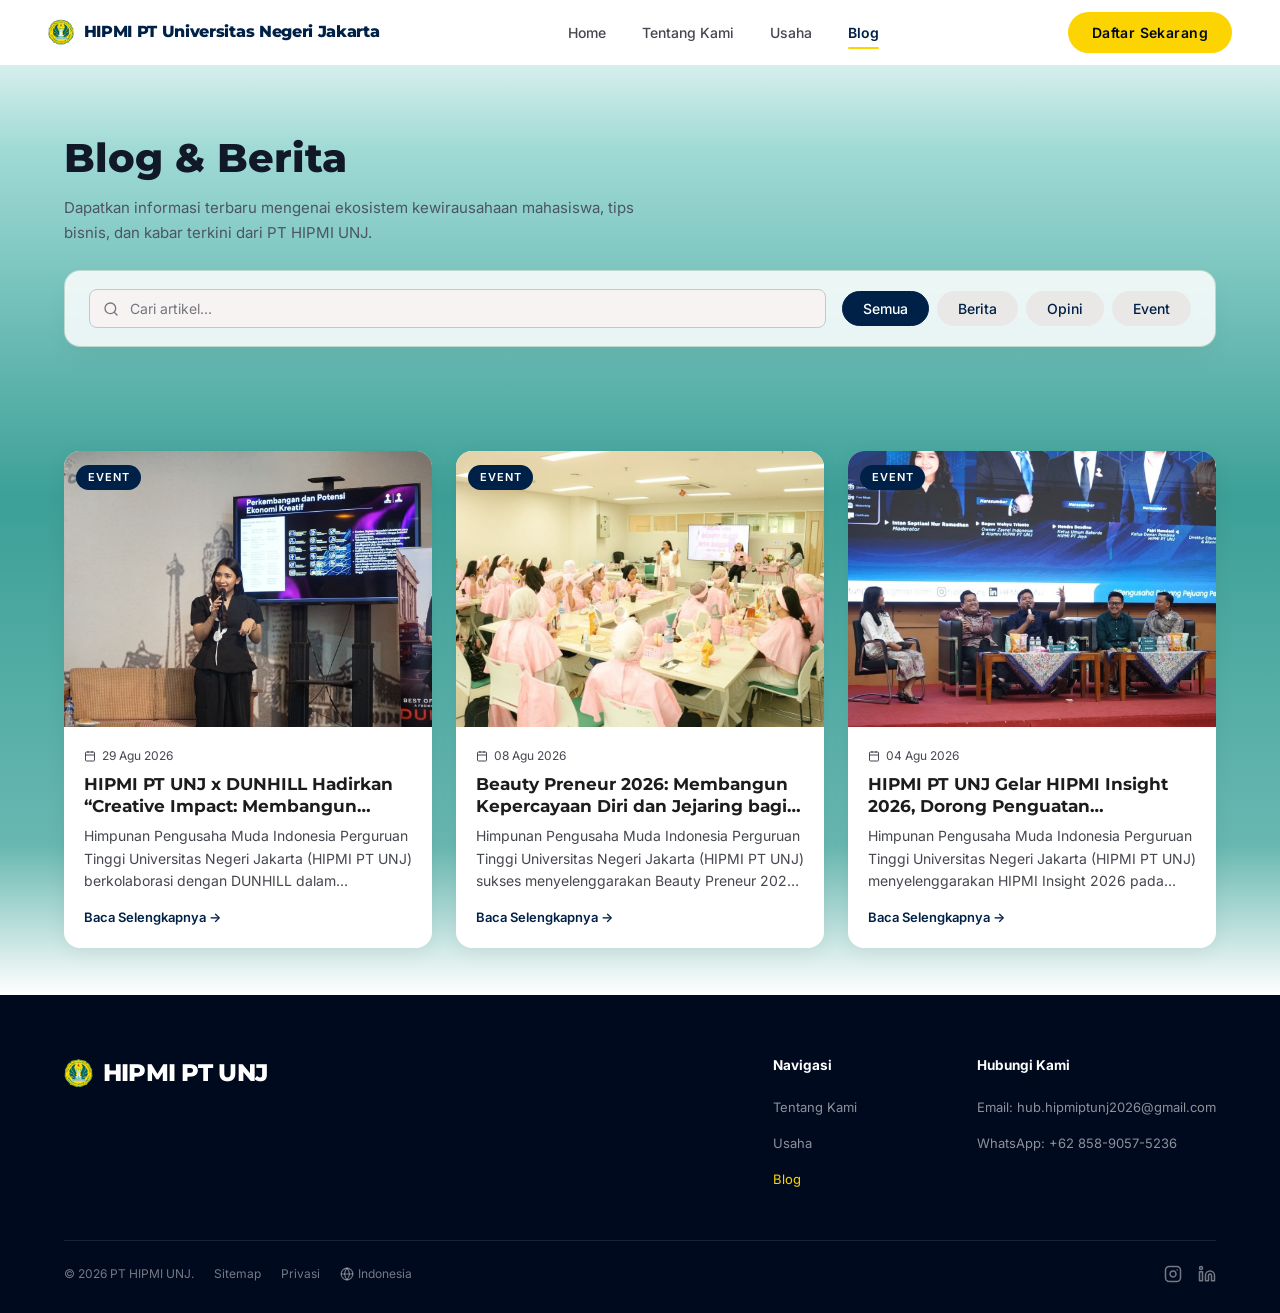
<file: blog.html>
<!DOCTYPE html>
<html lang="id">
<head>
  <meta charset="UTF-8" />
  <meta name="viewport" content="width=device-width, initial-scale=1.0" />
  <title>PT HIPMI UNJ</title>
  <link rel="icon" type="image/png" href="images/hipmi_pt_unj_logo.png" />
  <meta name="description" content="Dapatkan informasi terbaru mengenai ekosistem kewirausahaan mahasiswa, tips bisnis, dan kabar terkini dari PT HIPMI UNJ." />
  <link rel="stylesheet" href="css/style.css?v=3.6" />
  <style>
    @media (max-width: 768px) {
      .navbar__actions,
      .navbar__toggle,
      .navbar__mobile-menu {
        display: none !important;
      }
    }
  </style>
</head>
<body>

  <!-- NAVBAR -->
  <nav class="navbar" id="navbar" role="navigation" aria-label="Navigasi utama">
    <div class="navbar__inner">
      <a href="index.html" class="navbar__brand" id="brand-logo">
        <img src="images/hipmi_pt_unj_logo.png" alt="HIPMI PT UNJ Logo" class="navbar__brand-logo" />
        <span>HIPMI PT Universitas Negeri Jakarta</span>
      </a>
      <ul class="navbar__nav" role="list">
        <li><a href="index.html" class="navbar__link" id="nav-home">Home</a></li>
        <li><a href="about.html" class="navbar__link" id="nav-about">Tentang Kami</a></li>
        <li><a href="usaha.html" class="navbar__link" id="nav-usaha">Usaha</a></li>
        <li><a href="blog.html" class="navbar__link active" id="nav-blog">Blog</a></li>
      </ul>
      <div class="navbar__actions">
        <a href="https://forms.gle/wBAjEJuR2MNEEi8L7" target="_blank" rel="noopener noreferrer" class="btn-primary" id="btn-gabung-nav">Daftar Sekarang</a>
        <button class="navbar__toggle" id="navToggle" aria-label="Buka menu" aria-expanded="false">
          <span></span><span></span><span></span>
        </button>
      </div>
    </div>
  </nav>

  <!-- Mobile Menu -->
  <div class="navbar__mobile-menu" id="mobileMenu" role="menu">
    <a href="index.html" class="navbar__mobile-link" role="menuitem">Home</a>
    <a href="about.html" class="navbar__mobile-link" role="menuitem">Tentang Kami</a>
    <a href="usaha.html" class="navbar__mobile-link" role="menuitem">Usaha</a>
    <a href="blog.html" class="navbar__mobile-link active" role="menuitem">Blog</a>
    <a href="https://forms.gle/wBAjEJuR2MNEEi8L7" target="_blank" rel="noopener noreferrer" class="btn-primary mt-1" style="border-radius:0.5rem; text-align:center;">Daftar Sekarang</a>
  </div>

  <main class="usaha-flow">

    <!-- UNIFIED SEAMLESS PAGE HEADER & SEARCH -->
    <div class="page-header-wrapper">
      <div class="page-header" aria-label="Blog dan Berita">
        <div class="container">
          <h1>Blog &amp; Berita</h1>
          <p>Dapatkan informasi terbaru mengenai ekosistem kewirausahaan mahasiswa, tips bisnis, dan kabar terkini dari PT HIPMI UNJ.</p>
        </div>
      </div>

      <!-- SEARCH + FILTER -->
      <section style="padding-bottom:var(--space-2);" aria-label="Pencarian dan Filter Artikel">
        <div class="container">
          <div class="search-filter-bar">
            <div class="search-input-wrap">
              <svg width="16" height="16" viewBox="0 0 24 24" fill="none" stroke="currentColor" stroke-width="2" stroke-linecap="round" stroke-linejoin="round">
                <circle cx="11" cy="11" r="8"/><line x1="21" y1="21" x2="16.65" y2="16.65"/>
              </svg>
              <input type="text" class="search-input" id="searchInput" placeholder="Cari artikel..." aria-label="Cari artikel" />
            </div>
            <div class="filter-chips" role="group" aria-label="Filter kategori artikel">
              <button class="chip active" data-filter="semua" id="filter-semua">Semua</button>
              <button class="chip" data-filter="berita" id="filter-berita">Berita</button>
              <button class="chip" data-filter="opini" id="filter-opini">Opini</button>
              <button class="chip" data-filter="event" id="filter-event">Event</button>
            </div>
          </div>
        </div>
      </section>
    </div>

    <!-- ARTICLE GRID -->
    <section class="section-sm" aria-label="Daftar Artikel">
      <div class="container">
        <div class="grid-3" id="blogGrid"></div>

        <!-- PAGINATION -->
        <nav class="pagination" aria-label="Halaman blog"></nav>
      </div>
    </section>

  </main>

  <!-- FOOTER -->
  <footer class="footer" role="contentinfo">
    <div class="container">
      <div class="footer__grid">
        <!-- Brand -->
        <div class="footer__brand-col">
          <p class="footer__brand">
            <img src="images/hipmi_pt_unj_logo.png" alt="HIPMI PT UNJ Logo" class="footer__brand-icon" style="height: 36px; width: auto; object-fit: contain;" />
            <span>HIPMI PT UNJ</span>
          </p>
        </div>

        <!-- Links wrapper for alignment -->
        <div class="footer__links-wrapper">
          <!-- Quick Links -->
          <div>
            <p class="footer__col-title">Navigasi</p>
            <ul class="footer__links">
              <li><a href="about.html" class="footer__link" id="footer-tentang">Tentang Kami</a></li>
              <li><a href="usaha.html" class="footer__link" id="footer-usaha">Usaha</a></li>
              <li><a href="blog.html" class="footer__link active" id="footer-blog">Blog</a></li>
            </ul>
          </div>

          <!-- Kontak -->
          <div>
            <p class="footer__col-title">Hubungi Kami</p>
            <ul class="footer__links">
              <li><a href="mailto:hub.hipmiptunj2026@gmail.com" class="footer__link">Email: hub.hipmiptunj2026@gmail.com</a></li>
              <li><a href="https://wa.me/6285890575236" class="footer__link" target="_blank" rel="noopener noreferrer">WhatsApp: +62 858-9057-5236</a></li>
            </ul>
          </div>
        </div>
      </div>

      <div class="footer__bottom">
        <div class="footer__bottom-left">
          <span>&copy; 2026 PT HIPMI UNJ.</span>
          <a href="#">Sitemap</a>
          <a href="#">Privasi</a>
          <a href="#" style="display: inline-flex; align-items: center; gap: 4px;">
            <svg width="14" height="14" viewBox="0 0 24 24" fill="none" stroke="currentColor" stroke-width="2" stroke-linecap="round" stroke-linejoin="round"><circle cx="12" cy="12" r="10"/><line x1="2" y1="12" x2="22" y2="12"/><path d="M12 2a15.3 15.3 0 0 1 4 10 15.3 15.3 0 0 1-4 10 15.3 15.3 0 0 1-4-10 15.3 15.3 0 0 1 4-10z"/></svg>
            Indonesia
          </a>
        </div>
        <div class="footer__bottom-right">
          <a href="https://www.instagram.com/hipmi_unj/" target="_blank" rel="noopener noreferrer" aria-label="Instagram">
            <svg width="18" height="18" viewBox="0 0 24 24" fill="none" stroke="currentColor" stroke-width="2" stroke-linecap="round" stroke-linejoin="round"><rect x="2" y="2" width="20" height="20" rx="5" ry="5"/><path d="M16 11.37A4 4 0 1 1 12.63 8 4 4 0 0 1 16 11.37z"/><line x1="17.5" y1="6.5" x2="17.51" y2="6.5"/></svg>
          </a>
          <a href="https://www.linkedin.com/company/hipmi-pt-unj/?originalSubdomain=id" target="_blank" rel="noopener noreferrer" aria-label="LinkedIn">
            <svg width="18" height="18" viewBox="0 0 24 24" fill="none" stroke="currentColor" stroke-width="2" stroke-linecap="round" stroke-linejoin="round"><path d="M16 8a6 6 0 0 1 6 6v7h-4v-7a2 2 0 0 0-2-2 2 2 0 0 0-2 2v7h-4v-7a6 6 0 0 1 6-6z"/><rect x="2" y="9" width="4" height="12"/><circle cx="4" cy="4" r="2"/></svg>
          </a>
        </div>
      </div>
    </div>
  </footer>

  <!-- MOBILE BOTTOM FLOATING NAVIGATION DOCK -->
  <nav class="mobile-bottom-nav" aria-label="Navigasi bawah seluler">
    <a href="index.html" class="mobile-bottom-nav__item" id="bnav-home">
      <svg class="mobile-bottom-nav__icon" viewBox="0 0 24 24" fill="none" stroke="currentColor"><path d="M3 9l9-7 9 7v11a2 2 0 0 1-2 2H5a2 2 0 0 1-2-2z"/><polyline points="9 22 9 12 15 12 15 22"/></svg>
      <span>Beranda</span>
    </a>
    <a href="about.html" class="mobile-bottom-nav__item" id="bnav-about">
      <svg class="mobile-bottom-nav__icon" viewBox="0 0 24 24" fill="none" stroke="currentColor"><circle cx="12" cy="12" r="10"/><line x1="12" y1="16" x2="12" y2="12"/><line x1="12" y1="8" x2="12.01" y2="8"/></svg>
      <span>Tentang</span>
    </a>
    <a href="usaha.html" class="mobile-bottom-nav__item" id="bnav-usaha">
      <svg class="mobile-bottom-nav__icon" viewBox="0 0 24 24" fill="none" stroke="currentColor"><rect x="2" y="7" width="20" height="14" rx="2" ry="2"/><path d="M16 21V5a2 2 0 0 0-2-2h-4a2 2 0 0 0-2 2v16"/></svg>
      <span>Usaha</span>
    </a>
    <a href="blog.html" class="mobile-bottom-nav__item active" id="bnav-blog">
      <svg class="mobile-bottom-nav__icon" viewBox="0 0 24 24" fill="none" stroke="currentColor"><path d="M14 2H6a2 2 0 0 0-2 2v16a2 2 0 0 0 2 2h12a2 2 0 0 0 2-2V8z"/><polyline points="14 2 14 8 20 8"/><line x1="16" y1="13" x2="8" y2="13"/><line x1="16" y1="17" x2="8" y2="17"/><polyline points="10 9 9 9 8 9"/></svg>
      <span>Blog</span>
    </a>
  </nav>

  <script src="js/catalog-data.js"></script>
  <script src="js/main.js"></script>
  <script src="js/blog-animations.js"></script>
  <script src="js/blog-page.js"></script>
</body>
</html>
</file>
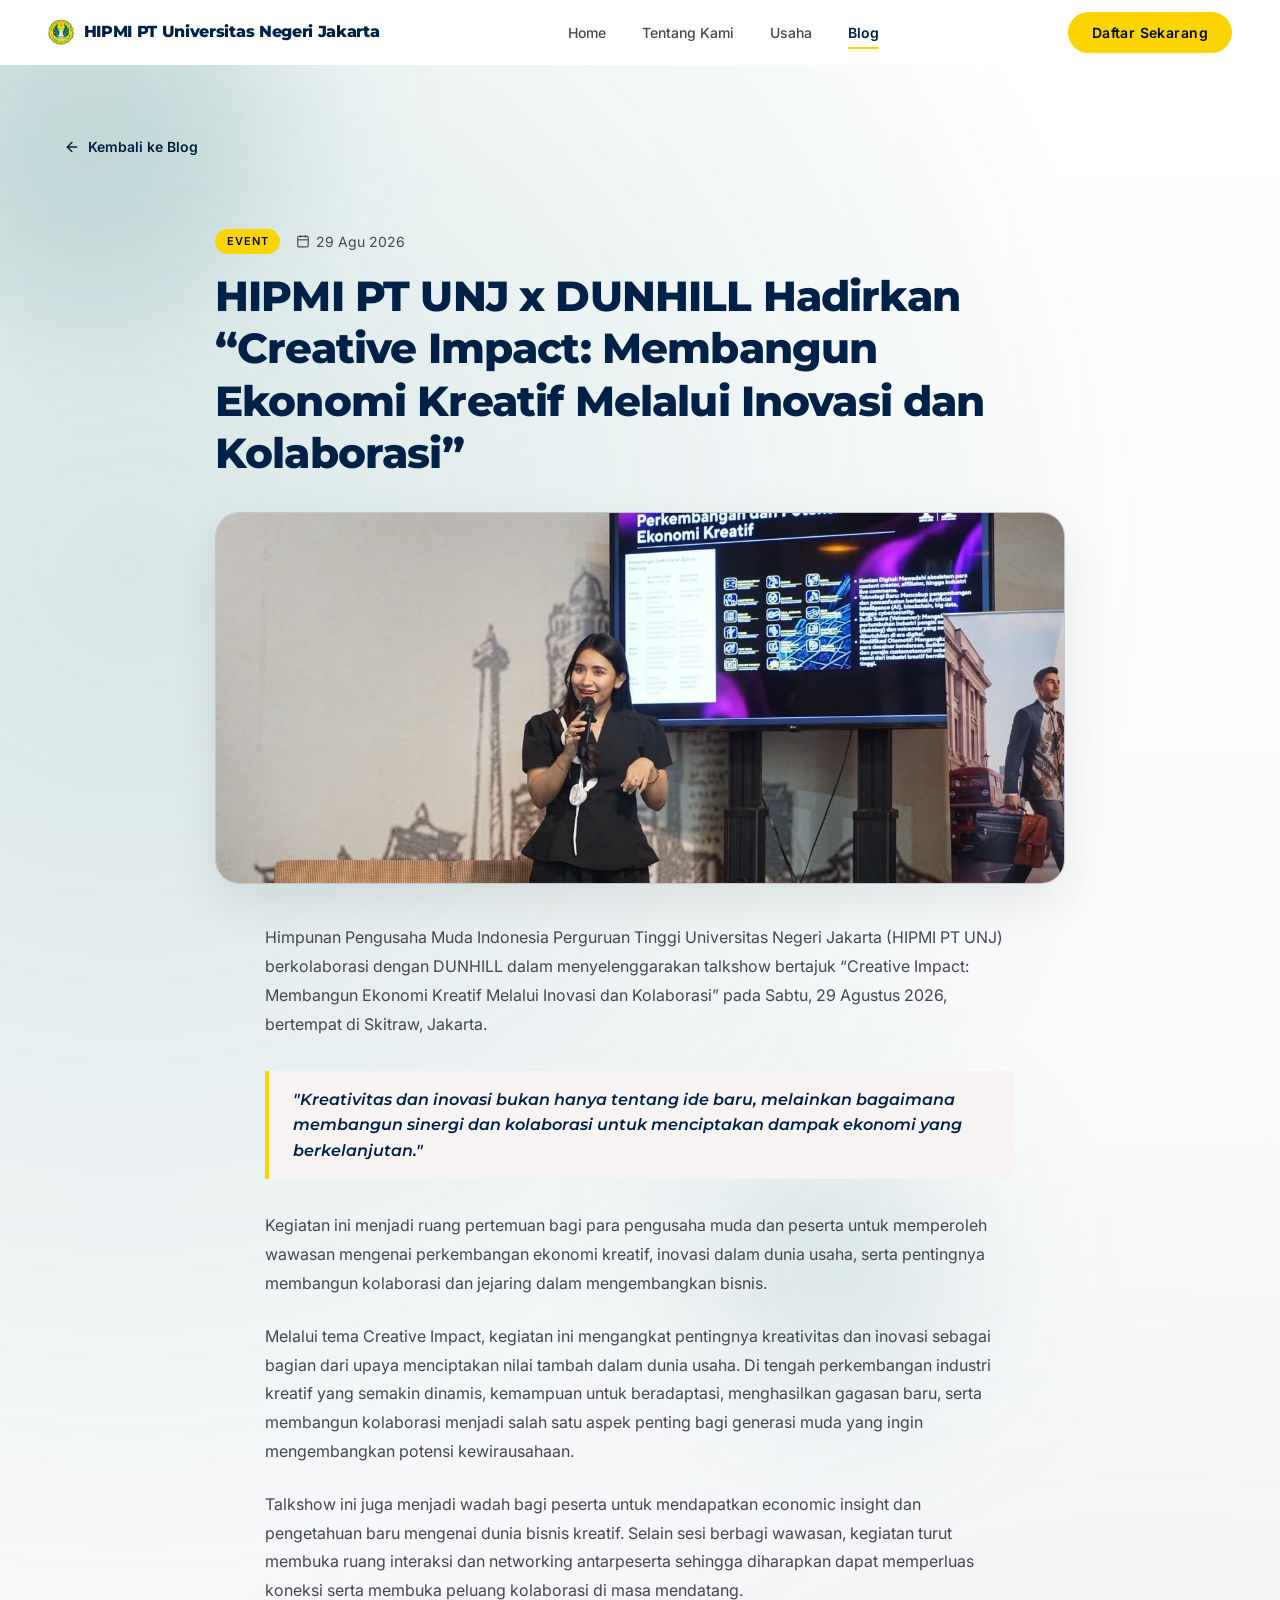
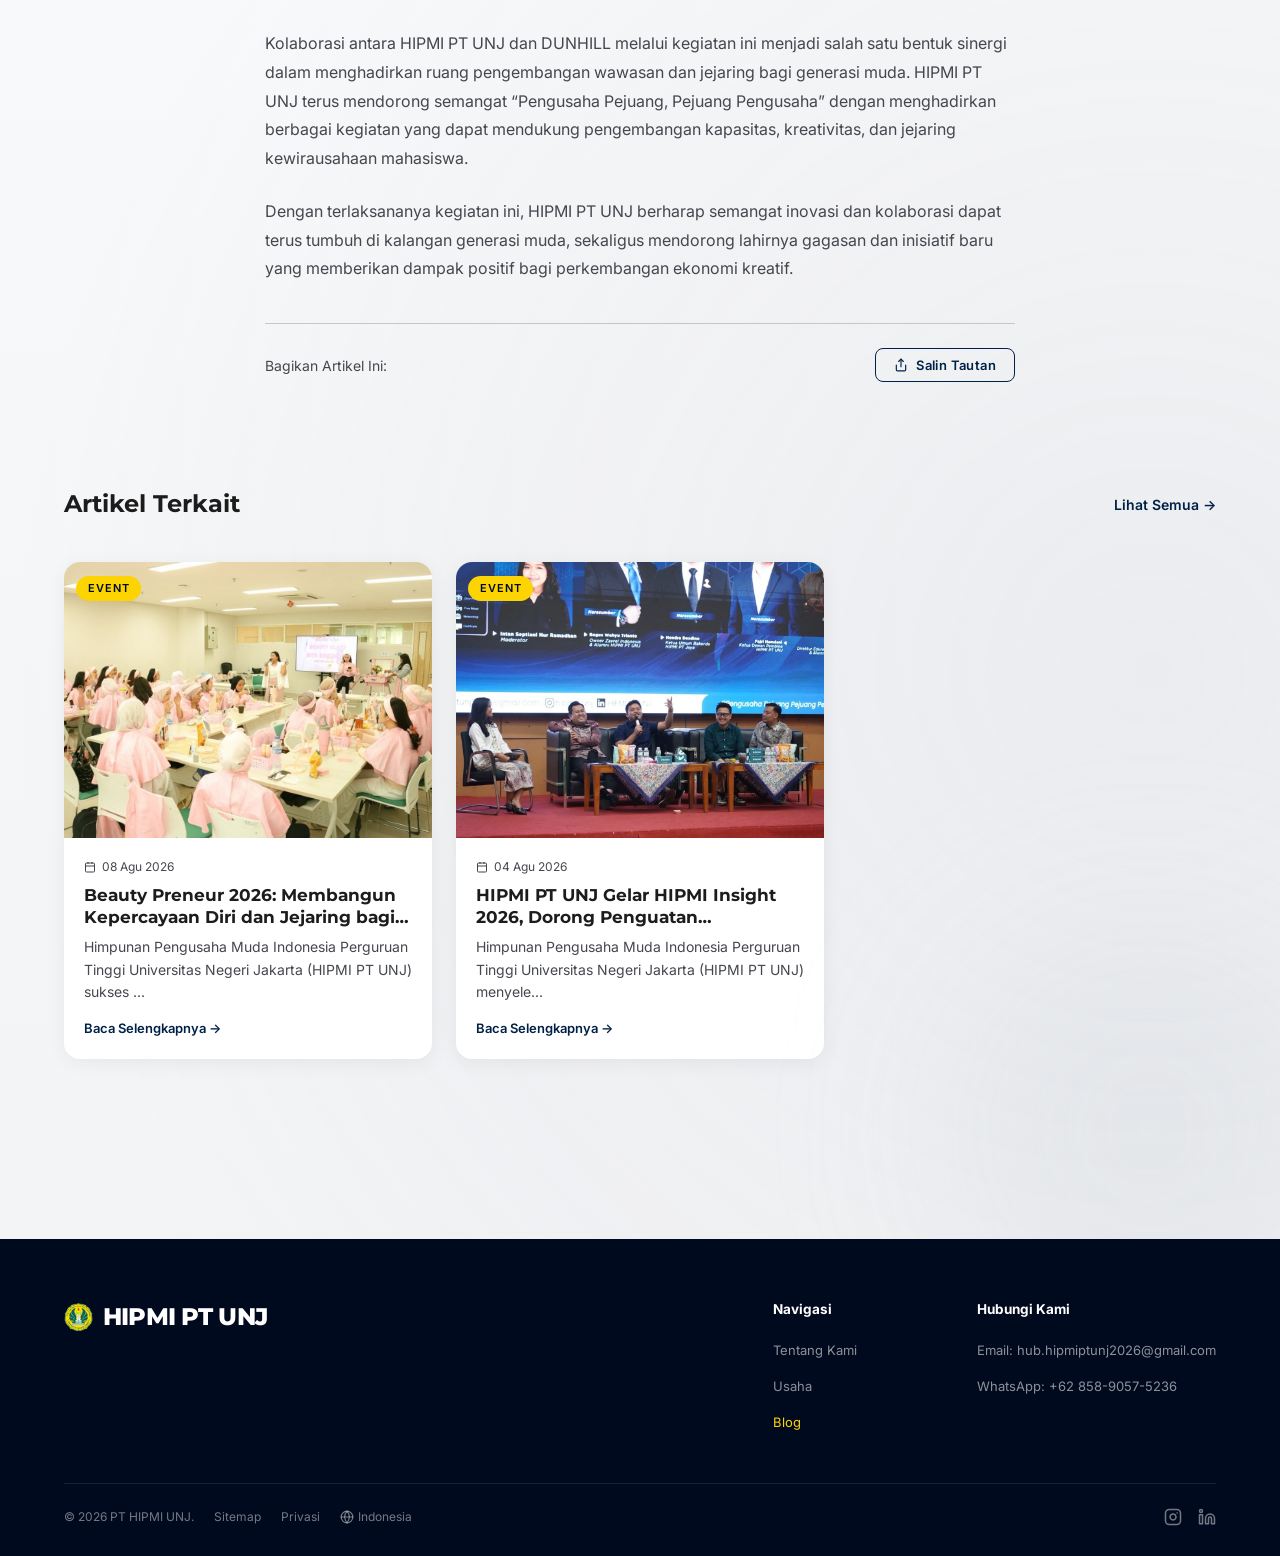
<file: detail-blog.html>
<!DOCTYPE html>
<html lang="id">
<head>
  <meta charset="UTF-8" />
  <meta name="viewport" content="width=device-width, initial-scale=1.0" />
  <title>PT HIPMI UNJ</title>
  <link rel="icon" type="image/png" href="images/hipmi_pt_unj_logo.png" />
  <meta name="description" content="Ekosistem kewirausahaan di perguruan tinggi merupakan salah satu kunci utama dalam mencetak generasi penerus yang tidak hanya cerdas akademis." />
  <link rel="stylesheet" href="css/style.css?v=3.6" />
  <style>
    /* Premium background with floating ambient orbs */
    .blog-detail {
      padding: 120px 0 100px;
      background:
        radial-gradient(circle at 10% 20%, rgba(0, 99, 97, 0.15) 0%, transparent 40%),
        radial-gradient(circle at 90% 80%, rgba(156, 163, 175, 0.12) 0%, transparent 45%),
        linear-gradient(180deg, #ffffff 0%, #f3f4f6 100%);
      position: relative;
      overflow: hidden;
    }

    .blog-orb {
      position: absolute;
      border-radius: 50%;
      filter: blur(80px);
      z-index: 1;
      pointer-events: none;
      opacity: 0.75;
      mix-blend-mode: multiply;
    }

    .blog-orb--1 {
      width: 380px;
      height: 380px;
      background: rgba(0, 99, 97, 0.22);
      top: -60px;
      left: -100px;
      animation: blogOrbFloat1 24s ease-in-out infinite alternate;
    }

    .blog-orb--2 {
      width: 420px;
      height: 420px;
      background: rgba(209, 213, 219, 0.25);
      bottom: -100px;
      right: -80px;
      animation: blogOrbFloat2 28s ease-in-out infinite alternate;
    }

    .blog-orb--3 {
      width: 260px;
      height: 260px;
      background: rgba(0, 99, 97, 0.18);
      top: 40%;
      left: 55%;
      animation: blogOrbFloat3 20s ease-in-out infinite alternate;
    }

    @keyframes blogOrbFloat1 {
      0% { transform: translate(0, 0) scale(1); }
      50% { transform: translate(80px, 60px) scale(1.1); }
      100% { transform: translate(-30px, 120px) scale(0.95); }
    }

    @keyframes blogOrbFloat2 {
      0% { transform: translate(0, 0) scale(1); }
      50% { transform: translate(-100px, -70px) scale(0.9); }
      100% { transform: translate(50px, -110px) scale(1.15); }
    }

    @keyframes blogOrbFloat3 {
      0% { transform: translate(0, 0) scale(1); }
      50% { transform: translate(70px, -80px) scale(1.15); }
      100% { transform: translate(-80px, 40px) scale(0.9); }
    }

    /* Container alignment for title section */
    .blog-detail__header-wrapper {
      max-width: 850px;
      margin: 0 auto 32px;
      z-index: 2;
      position: relative;
    }

    /* Dynamic metadata elements */
    .blog-detail__meta {
      display: flex;
      align-items: center;
      gap: 16px;
      margin-bottom: 16px;
      font-size: 14px;
      color: var(--on-surface-variant);
      opacity: 0;
      animation: blogFadeUp 0.8s ease both;
    }

    .blog-detail__date {
      display: inline-flex;
      align-items: center;
      gap: 6px;
    }

    /* Title display with fluid clamp scaling */
    .blog-detail__title {
      font-family: 'Montserrat', sans-serif;
      font-size: clamp(26px, 4.5vw, 42px);
      font-weight: 800;
      color: var(--color-navy);
      line-height: 1.25;
      letter-spacing: -0.02em;
      margin-bottom: 8px;
      opacity: 0;
      animation: blogFadeUp 0.8s ease both 0.1s;
    }

    /* Hero Image styling enhancement */
    .blog-detail__hero-image {
      max-width: 850px;
      margin: 0 auto 40px;
      border-radius: var(--radius-xl);
      overflow: hidden;
      box-shadow: 0 20px 50px rgba(0, 0, 0, 0.08);
      border: 1px solid var(--outline-variant);
      opacity: 0;
      transform: scale(0.96) translateY(30px);
      animation: blogHeroReveal 1.2s cubic-bezier(0.16, 1, 0.3, 1) both 0.2s;
      z-index: 2;
      position: relative;
    }

    .blog-detail__body {
      opacity: 0;
      animation: blogFadeUp 0.8s ease both 0.35s;
      z-index: 2;
      position: relative;
    }

    /* Entrance keyframes */
    @keyframes blogFadeUp {
      from { opacity: 0; transform: translateY(20px); }
      to { opacity: 1; transform: translateY(0); }
    }

    @keyframes blogHeroReveal {
      from { opacity: 0; transform: scale(0.96) translateY(30px); }
      to { opacity: 1; transform: scale(1) translateY(0); }
    }

    /* Back Link styling */
    .blog-detail .back-link {
      display: inline-flex;
      align-items: center;
      gap: 8px;
      margin-bottom: var(--space-6);
      color: var(--color-navy);
      font-weight: 600;
      transition: transform 0.25s ease, opacity 0.25s ease;
      opacity: 0;
      animation: blogBackIn 0.8s ease both;
    }

    @keyframes blogBackIn {
      from { opacity: 0; transform: translateX(-20px); }
      to { opacity: 1; transform: translateX(0); }
    }

    .blog-detail .back-link:hover {
      transform: translateX(-4px);
      opacity: 0.85;
    }

    /* Scroll triggered card entrance classes */
    .card-article {
      opacity: 0;
      transform: translateY(30px);
      transition: opacity 0.7s cubic-bezier(0.16, 1, 0.3, 1), transform 0.7s cubic-bezier(0.16, 1, 0.3, 1);
    }

    .card-article.card-visible {
      opacity: 1;
      transform: translateY(0);
    }

    @media (max-width: 768px) {
      .navbar__actions,
      .navbar__toggle,
      .navbar__mobile-menu {
        display: none !important;
      }

      /* Artikel Terkait — Mobile Horizontal Scroll Swipe */
      .related-section #relatedGrid {
        display: flex !important;
        flex-direction: row !important;
        overflow-x: auto !important;
        scroll-snap-type: x mandatory !important;
        gap: 16px !important;
        padding: 8px 4px 16px !important;
        -webkit-overflow-scrolling: touch !important;
      }

      .related-section #relatedGrid .card-article {
        display: flex !important;
        flex-direction: row !important;
        align-items: stretch !important;
        flex: 0 0 82% !important;
        scroll-snap-align: start !important;
        min-width: 82% !important;
        max-width: 82% !important;
        min-height: 180px !important;
        height: 180px !important;
        box-sizing: border-box !important;
        background: #ffffff !important;
      }

      .related-section #relatedGrid .card-article__image {
        width: 36% !important;
        min-height: 180px !important;
        height: 180px !important;
        flex-shrink: 0 !important;
      }

      .related-section #relatedGrid .card-article__body {
        padding: 12px 14px !important;
        display: flex !important;
        flex-direction: column !important;
        justify-content: center !important;
        gap: 4px !important;
        flex: 1 !important;
        min-width: 0 !important;
      }

      .related-section #relatedGrid .card-article__title {
        font-size: 14px !important;
        font-weight: 800 !important;
        margin: 0 !important;
        line-height: 1.25 !important;
      }

      .related-section #relatedGrid .card-article__excerpt {
        font-size: 11px !important;
        line-height: 1.35 !important;
        margin: 0 !important;
        color: #4b5563 !important;
        display: -webkit-box !important;
        -webkit-line-clamp: 2 !important;
        -webkit-box-orient: vertical !important;
        overflow: hidden !important;
      }

      .related-section #relatedGrid .card-article__link {
        display: none !important;
      }
    }
  </style>
</head>
<body>

  <!-- NAVBAR -->
  <nav class="navbar" id="navbar" role="navigation" aria-label="Navigasi utama">
    <div class="navbar__inner">
      <a href="index.html" class="navbar__brand" id="brand-logo">
        <img src="images/hipmi_pt_unj_logo.png" alt="HIPMI PT UNJ Logo" class="navbar__brand-logo" />
        <span>HIPMI PT Universitas Negeri Jakarta</span>
      </a>
      <ul class="navbar__nav" role="list">
        <li><a href="index.html" class="navbar__link" id="nav-home">Home</a></li>
        <li><a href="about.html" class="navbar__link" id="nav-about">Tentang Kami</a></li>
        <li><a href="usaha.html" class="navbar__link" id="nav-usaha">Usaha</a></li>
        <li><a href="blog.html" class="navbar__link active" id="nav-blog">Blog</a></li>
      </ul>
      <div class="navbar__actions">
        <a href="https://forms.gle/wBAjEJuR2MNEEi8L7" target="_blank" rel="noopener noreferrer" class="btn-primary" id="btn-gabung-nav">Daftar Sekarang</a>
        <button class="navbar__toggle" id="navToggle" aria-label="Buka menu" aria-expanded="false">
          <span></span><span></span><span></span>
        </button>
      </div>
    </div>
  </nav>

  <!-- Mobile Menu -->
  <div class="navbar__mobile-menu" id="mobileMenu" role="menu">
    <a href="index.html" class="navbar__mobile-link" role="menuitem">Home</a>
    <a href="about.html" class="navbar__mobile-link" role="menuitem">Tentang Kami</a>
    <a href="usaha.html" class="navbar__mobile-link" role="menuitem">Usaha</a>
    <a href="blog.html" class="navbar__mobile-link active" role="menuitem">Blog</a>
    <a href="https://forms.gle/wBAjEJuR2MNEEi8L7" target="_blank" rel="noopener noreferrer" class="btn-primary mt-1" style="border-radius:0.5rem; text-align:center;">Daftar Sekarang</a>
  </div>

  <main class="blog-detail">
    <!-- Ambient background orbs -->
    <div class="blog-orb blog-orb--1" aria-hidden="true"></div>
    <div class="blog-orb blog-orb--2" aria-hidden="true"></div>
    <div class="blog-orb blog-orb--3" aria-hidden="true"></div>

    <div class="container">

      <!-- Back link -->
      <a href="blog.html" class="back-link" id="back-to-blog">
        <svg width="16" height="16" viewBox="0 0 24 24" fill="none" stroke="currentColor" stroke-width="2" stroke-linecap="round" stroke-linejoin="round"><line x1="19" y1="12" x2="5" y2="12"/><polyline points="12 19 5 12 12 5"/></svg>
        Kembali ke Blog
      </a>

      <!-- Article Header Meta & Title -->
      <div class="blog-detail__header-wrapper">
        <div class="blog-detail__meta" id="blogMetaContainer">
          <span class="pill pill-gold" id="blogCategory">Berita</span>
          <span class="blog-detail__date">
            <svg width="14" height="14" viewBox="0 0 24 24" fill="none" stroke="currentColor" stroke-width="2"><rect x="3" y="4" width="18" height="18" rx="2" ry="2"/><line x1="16" y1="2" x2="16" y2="6"/><line x1="8" y1="2" x2="8" y2="6"/><line x1="3" y1="10" x2="21" y2="10"/></svg>
            <span id="blogDateText">12 Jun 2024</span>
          </span>
        </div>
        <h1 class="blog-detail__title" id="blogTitle">Judul Artikel</h1>
      </div>

      <!-- Hero Image -->
      <div class="blog-detail__hero-image">
        <img src="" alt="" id="blogHeroImage" />
      </div>

      <!-- Article Body -->
      <article class="blog-detail__body" id="blogBody" aria-label="Isi artikel">
        <!-- Dynamic paragraphs will load here -->
      </article>
    </div>

    <!-- RELATED ARTICLES -->
    <section class="related-section" aria-label="Artikel Terkait">
      <div class="container">
        <div class="related-section__header">
          <h2 class="related-section__title">Artikel Terkait</h2>
          <a href="blog.html" class="link-more" id="btn-lihat-semua-related">Lihat Semua &rarr;</a>
        </div>

        <div class="grid-3" id="relatedGrid">
          <!-- Dynamic related articles will load here -->
        </div>
      </div>
    </section>

  </main>

  <!-- FOOTER -->
  <footer class="footer" role="contentinfo">
    <div class="container">
      <div class="footer__grid">
        <!-- Brand -->
        <div class="footer__brand-col">
          <p class="footer__brand">
            <img src="images/hipmi_pt_unj_logo.png" alt="HIPMI PT UNJ Logo" class="footer__brand-icon" style="height: 36px; width: auto; object-fit: contain;" />
            <span>HIPMI PT UNJ</span>
          </p>
        </div>

        <!-- Links wrapper for alignment -->
        <div class="footer__links-wrapper">
          <!-- Quick Links -->
          <div>
            <p class="footer__col-title">Navigasi</p>
            <ul class="footer__links">
              <li><a href="about.html" class="footer__link" id="footer-tentang">Tentang Kami</a></li>
              <li><a href="usaha.html" class="footer__link" id="footer-usaha">Usaha</a></li>
              <li><a href="blog.html" class="footer__link active" id="footer-blog">Blog</a></li>
            </ul>
          </div>

          <!-- Kontak -->
          <div>
            <p class="footer__col-title">Hubungi Kami</p>
            <ul class="footer__links">
              <li><a href="mailto:hub.hipmiptunj2026@gmail.com" class="footer__link">Email: hub.hipmiptunj2026@gmail.com</a></li>
              <li><a href="https://wa.me/6285890575236" class="footer__link" target="_blank" rel="noopener noreferrer">WhatsApp: +62 858-9057-5236</a></li>
            </ul>
          </div>
        </div>
      </div>

      <div class="footer__bottom">
        <div class="footer__bottom-left">
          <span>&copy; 2026 PT HIPMI UNJ.</span>
          <a href="#">Sitemap</a>
          <a href="#">Privasi</a>
          <a href="#" style="display: inline-flex; align-items: center; gap: 4px;">
            <svg width="14" height="14" viewBox="0 0 24 24" fill="none" stroke="currentColor" stroke-width="2" stroke-linecap="round" stroke-linejoin="round"><circle cx="12" cy="12" r="10"/><line x1="2" y1="12" x2="22" y2="12"/><path d="M12 2a15.3 15.3 0 0 1 4 10 15.3 15.3 0 0 1-4 10 15.3 15.3 0 0 1-4-10 15.3 15.3 0 0 1 4-10z"/></svg>
            Indonesia
          </a>
        </div>
        <div class="footer__bottom-right">
          <a href="https://www.instagram.com/hipmi_unj/" target="_blank" rel="noopener noreferrer" aria-label="Instagram">
            <svg width="18" height="18" viewBox="0 0 24 24" fill="none" stroke="currentColor" stroke-width="2" stroke-linecap="round" stroke-linejoin="round"><rect x="2" y="2" width="20" height="20" rx="5" ry="5"/><path d="M16 11.37A4 4 0 1 1 12.63 8 4 4 0 0 1 16 11.37z"/><line x1="17.5" y1="6.5" x2="17.51" y2="6.5"/></svg>
          </a>
          <a href="https://www.linkedin.com/company/hipmi-pt-unj/?originalSubdomain=id" target="_blank" rel="noopener noreferrer" aria-label="LinkedIn">
            <svg width="18" height="18" viewBox="0 0 24 24" fill="none" stroke="currentColor" stroke-width="2" stroke-linecap="round" stroke-linejoin="round"><path d="M16 8a6 6 0 0 1 6 6v7h-4v-7a2 2 0 0 0-2-2 2 2 0 0 0-2 2v7h-4v-7a6 6 0 0 1 6-6z"/><rect x="2" y="9" width="4" height="12"/><circle cx="4" cy="4" r="2"/></svg>
          </a>
        </div>
      </div>
    </div>
  </footer>

  <!-- MOBILE BOTTOM FLOATING NAVIGATION DOCK -->
  <nav class="mobile-bottom-nav" aria-label="Navigasi bawah seluler">
    <a href="index.html" class="mobile-bottom-nav__item" id="bnav-home">
      <svg class="mobile-bottom-nav__icon" viewBox="0 0 24 24" fill="none" stroke="currentColor"><path d="M3 9l9-7 9 7v11a2 2 0 0 1-2 2H5a2 2 0 0 1-2-2z"/><polyline points="9 22 9 12 15 12 15 22"/></svg>
      <span>Beranda</span>
    </a>
    <a href="about.html" class="mobile-bottom-nav__item" id="bnav-about">
      <svg class="mobile-bottom-nav__icon" viewBox="0 0 24 24" fill="none" stroke="currentColor"><circle cx="12" cy="12" r="10"/><line x1="12" y1="16" x2="12" y2="12"/><line x1="12" y1="8" x2="12.01" y2="8"/></svg>
      <span>Tentang</span>
    </a>
    <a href="usaha.html" class="mobile-bottom-nav__item" id="bnav-usaha">
      <svg class="mobile-bottom-nav__icon" viewBox="0 0 24 24" fill="none" stroke="currentColor"><rect x="2" y="7" width="20" height="14" rx="2" ry="2"/><path d="M16 21V5a2 2 0 0 0-2-2h-4a2 2 0 0 0-2 2v16"/></svg>
      <span>Usaha</span>
    </a>
    <a href="blog.html" class="mobile-bottom-nav__item active" id="bnav-blog">
      <svg class="mobile-bottom-nav__icon" viewBox="0 0 24 24" fill="none" stroke="currentColor"><path d="M14 2H6a2 2 0 0 0-2 2v16a2 2 0 0 0 2 2h12a2 2 0 0 0 2-2V8z"/><polyline points="14 2 14 8 20 8"/><line x1="16" y1="13" x2="8" y2="13"/><line x1="16" y1="17" x2="8" y2="17"/><polyline points="10 9 9 9 8 9"/></svg>
      <span>Blog</span>
    </a>
  </nav>

  <script src="js/catalog-data.js"></script>
  <script src="js/main.js"></script>
  <script>
    document.addEventListener('DOMContentLoaded', () => {
      const urlParams = new URLSearchParams(window.location.search);
      const blogId = urlParams.get('id') || 'hipmi-x-dunhill';
      const blogData = window.blogsData && window.blogsData[blogId];
      
      if (!blogData) {
        document.getElementById('blogBody').innerHTML = `
          <div style="text-align: center; padding: 40px 0;">
            <h2>Artikel Tidak Ditemukan</h2>
            <p>Kembali ke <a href="blog.html" style="color: var(--color-gold); text-decoration: underline;">Halaman Blog</a>.</p>
          </div>
        `;
        return;
      }
      
      // Update page title & description
      document.title = `${blogData.title} | PT HIPMI UNJ`;
      const metaDesc = document.querySelector('meta[name="description"]');
      if (metaDesc && blogData.paragraphs && blogData.paragraphs.length > 0) {
        metaDesc.setAttribute('content', blogData.paragraphs[0].slice(0, 160));
      }
      
      // Render Header Meta & Title
      document.getElementById('blogCategory').textContent = blogData.category;
      document.getElementById('blogDateText').textContent = blogData.date;
      document.getElementById('blogTitle').textContent = blogData.title;
      
      // Update hero image
      const heroImg = document.getElementById('blogHeroImage');
      heroImg.src = blogData.mainImage;
      heroImg.alt = `${blogData.title} — Gambar Artikel`;
      
      // Update body paragraphs
      const bodyContainer = document.getElementById('blogBody');
      let htmlContent = '';
      
      blogData.paragraphs.forEach((pText, index) => {
        // Insert paragraph
        htmlContent += `<p>${pText}</p>`;
        
        // If there's a quote, insert it after the first paragraph
        if (index === 0 && blogData.quote) {
          htmlContent += `
            <blockquote class="blog-detail__blockquote">
              <p>"${blogData.quote}"</p>
            </blockquote>
          `;
        }
      });
      
      // Append Share Bar
      htmlContent += `
        <div class="blog-detail__share" style="margin-top: 40px;">
          <span class="blog-detail__share-label">Bagikan Artikel Ini:</span>
          <button class="btn-outline btn-sm" id="copyLinkBtn" type="button" aria-label="Salin tautan artikel">
            <svg width="14" height="14" viewBox="0 0 24 24" fill="none" stroke="currentColor" stroke-width="2" stroke-linecap="round" stroke-linejoin="round"><path d="M4 12v8a2 2 0 0 0 2 2h12a2 2 0 0 0 2-2v-8"/><polyline points="16 6 12 2 8 6"/><line x1="12" y1="2" x2="12" y2="15"/></svg>
            <span class="copy-link-label">Salin Tautan</span>
          </button>
        </div>
      `;
      
      bodyContainer.innerHTML = htmlContent;
      
      // Render Related Articles
      const relatedGrid = document.getElementById('relatedGrid');
      if (relatedGrid) {
        const allBlogKeys = Object.keys(window.blogsData);
        const filteredKeys = allBlogKeys.filter(key => key !== blogId);
        const selectedKeys = filteredKeys.slice(0, 3);
        
        relatedGrid.innerHTML = selectedKeys.map(key => {
          const item = window.blogsData[key];
          return `
            <article class="card-article" onclick="window.location.href='detail-blog.html?id=${key}'" style="cursor: pointer;">
              <div class="card-article__image">
                <img src="${item.mainImage}" alt="${item.title}" loading="lazy" />
                <div class="card-article__pill"><span class="pill pill-gold">${item.category}</span></div>
              </div>
              <div class="card-article__body">
                <div class="card-article__date">
                  <svg width="12" height="12" viewBox="0 0 24 24" fill="none" stroke="currentColor" stroke-width="2"><rect x="3" y="4" width="18" height="18" rx="2" ry="2"/><line x1="16" y1="2" x2="16" y2="6"/><line x1="8" y1="2" x2="8" y2="6"/><line x1="3" y1="10" x2="21" y2="10"/></svg>
                  <span>${item.date}</span>
                </div>
                <h3 class="card-article__title">${item.title}</h3>
                <p class="card-article__excerpt">${item.paragraphs[0].slice(0, 100)}...</p>
                <a href="detail-blog.html?id=${key}" class="card-article__link">Baca Selengkapnya &rarr;</a>
              </div>
            </article>
          `;
        }).join('');

        // Related Cards entrance transition scroll trigger
        if ('IntersectionObserver' in window) {
          const cardObserver = new IntersectionObserver((entries) => {
            entries.forEach(entry => {
              if (entry.isIntersecting) {
                entry.target.classList.add('card-visible');
                cardObserver.unobserve(entry.target);
              }
            });
          }, { threshold: 0.1, rootMargin: '0px 0px -40px 0px' });

          document.querySelectorAll('.card-article').forEach((card, index) => {
            card.style.transitionDelay = `${index * 0.12}s`;
            cardObserver.observe(card);
          });
        } else {
          document.querySelectorAll('.card-article').forEach(card => {
            card.classList.add('card-visible');
          });
        }
      }
    });
  </script>
</body>
</html>
</file>
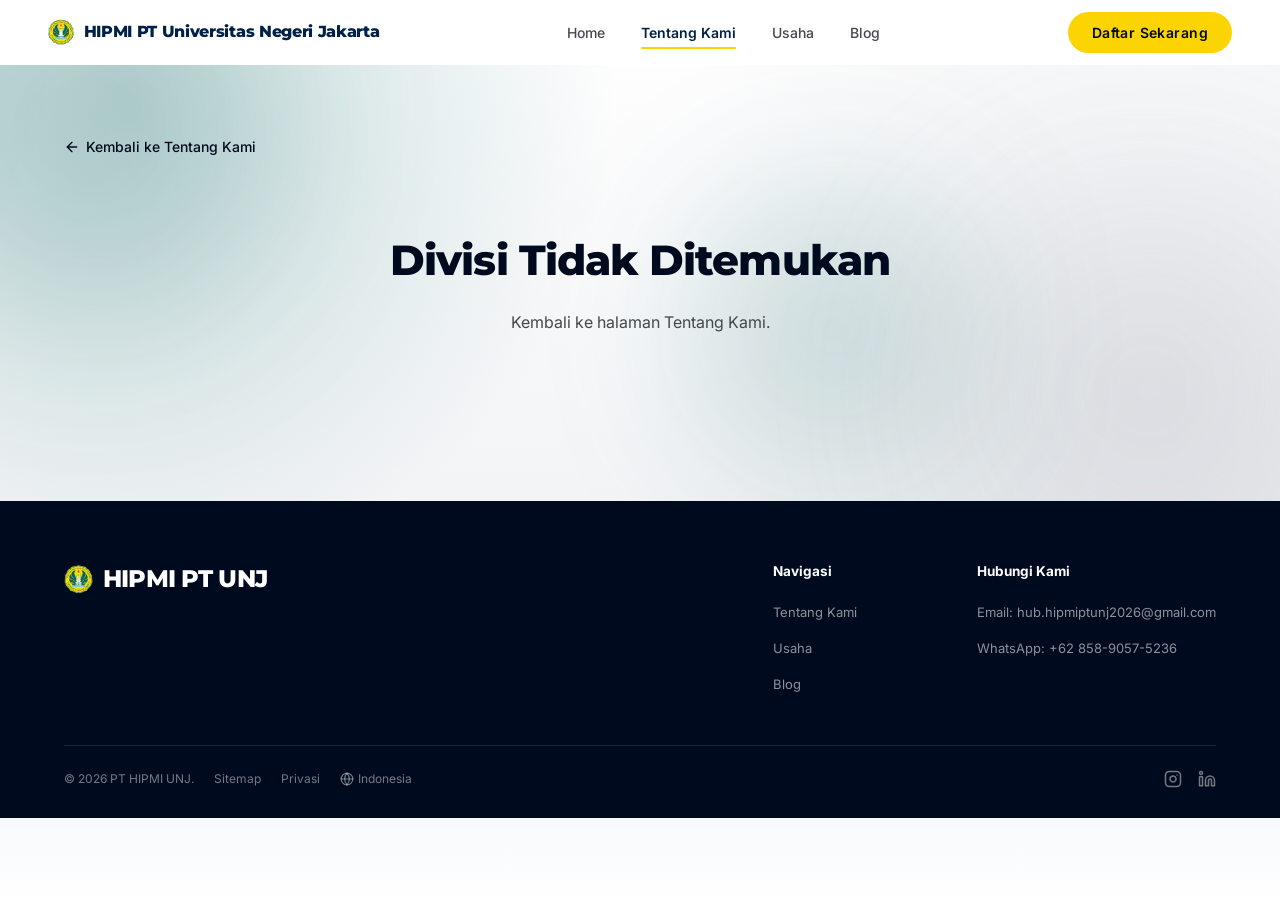
<file: detail-divisi.html>
<!DOCTYPE html>
<html lang="id">

<head>
  <meta charset="UTF-8" />
  <meta name="viewport" content="width=device-width, initial-scale=1.0" />
  <title>PT HIPMI UNJ</title>
  <link rel="icon" type="image/png" href="images/hipmi_pt_unj_logo.png" />
  <meta name="description" content="Struktur organisasi kepengurusan divisi PT HIPMI UNJ." />
  <link rel="stylesheet" href="css/style.css?v=3.6" />
  <style>
    /* Custom Styles for Division Page Hierarchy */
    .division-detail {
      padding: 120px 0 100px;
      background:
        radial-gradient(circle at 10% 20%, var(--division-glow-1, rgba(0, 99, 97, 0.14)) 0%, transparent 40%),
        radial-gradient(circle at 90% 80%, var(--division-glow-2, rgba(0, 33, 71, 0.12)) 0%, transparent 45%),
        linear-gradient(180deg, var(--division-bg-top, #faf9f6) 0%, var(--division-bg-bottom, #ffffff) 100%);
      position: relative;
      overflow: hidden;
    }

    /* Laser sweep light beam */
    .division-detail__glow-line {
      position: absolute;
      top: 0;
      left: 0;
      width: 45%;
      height: 100%;
      background: linear-gradient(90deg, transparent, rgba(0, 99, 97, 0.15) 50%, transparent);
      transform: skewX(-20deg) translateX(-100%);
      pointer-events: none;
      z-index: 1;
      animation: divisionSweep 12s cubic-bezier(0.25, 1, 0.5, 1) infinite;
    }

    /* Ambient glassmorphism floating orbs */
    .division-orb {
      position: absolute;
      border-radius: 50%;
      filter: blur(80px);
      z-index: 1;
      pointer-events: none;
      opacity: 0.75;
      mix-blend-mode: multiply;
      transition: background 1.2s ease-in-out;
    }

    .division-orb--1 {
      width: 380px;
      height: 380px;
      background: var(--division-orb-1, rgba(0, 33, 71, 0.18));
      top: -60px;
      left: -100px;
      animation: divisionOrbFloat1 24s ease-in-out infinite alternate;
    }

    .division-orb--2 {
      width: 420px;
      height: 420px;
      background: var(--division-orb-2, rgba(0, 99, 97, 0.22));
      bottom: -100px;
      right: -80px;
      animation: divisionOrbFloat2 28s ease-in-out infinite alternate;
    }

    .division-orb--3 {
      width: 260px;
      height: 260px;
      background: var(--division-glow-1, rgba(0, 99, 97, 0.18));
      top: 40%;
      left: 55%;
      animation: divisionOrbFloat3 20s ease-in-out infinite alternate;
    }

    @keyframes divisionOrbFloat1 {
      0% {
        transform: translate(0, 0) scale(1);
      }

      50% {
        transform: translate(80px, 60px) scale(1.1);
      }

      100% {
        transform: translate(-30px, 120px) scale(0.95);
      }
    }

    @keyframes divisionOrbFloat2 {
      0% {
        transform: translate(0, 0) scale(1);
      }

      50% {
        transform: translate(-100px, -70px) scale(0.9);
      }

      100% {
        transform: translate(50px, -110px) scale(1.15);
      }
    }

    @keyframes divisionOrbFloat3 {
      0% {
        transform: translate(0, 0) scale(1);
      }

      50% {
        transform: translate(70px, -80px) scale(1.15);
      }

      100% {
        transform: translate(-80px, 40px) scale(0.9);
      }
    }

    .division-hero {
      text-align: center;
      margin-bottom: var(--space-8);
      position: relative;
      z-index: 2;
    }

    .division-hero__title {
      font-family: 'Montserrat', sans-serif;
      font-size: 42px;
      font-weight: 800;
      color: var(--division-title, var(--color-navy));
      letter-spacing: -0.02em;
      margin-bottom: var(--space-2);
      transition: color 0.5s ease;
    }

    .division-hero__desc {
      max-width: 700px;
      margin: 0 auto;
      font-size: 16px;
      line-height: 1.8;
      color: var(--on-surface-variant);
      opacity: 0;
      animation: divisionHeroSubIn 0.8s ease both 0.2s;
    }

    @keyframes divisionHeroSubIn {
      from {
        opacity: 0;
        transform: translateY(18px);
      }

      to {
        opacity: 1;
        transform: translateY(0);
      }
    }

    .division-back-link {
      color: var(--division-title, var(--color-navy));
      transition: transform 0.25s ease, opacity 0.25s ease, color 0.5s ease;
      opacity: 0;
      animation: divisionBackIn 0.75s ease both;
    }

    @keyframes divisionBackIn {
      from {
        opacity: 0;
        transform: translateX(-24px);
      }

      to {
        opacity: 1;
        transform: translateX(0);
      }
    }

    .division-back-link:hover {
      transform: translateX(-4px);
      opacity: 0.92;
    }

    /* Hierarchy Layout */
    .hierarchy-section {
      margin-bottom: 70px;
      position: relative;
      z-index: 2;
    }

    .hierarchy-title {
      text-align: center;
      font-family: 'Montserrat', sans-serif;
      font-size: 16px;
      font-weight: 700;
      color: var(--color-navy);
      margin-bottom: 36px;
      position: relative;
      display: flex;
      align-items: center;
      justify-content: center;
      gap: 16px;
      text-transform: uppercase;
      letter-spacing: 0.05em;
      opacity: 0;
    }

    .section-visible .hierarchy-title {
      animation: divisionHeroSubIn 0.8s ease both 0.1s;
    }

    .hierarchy-title::after {
      content: "";
      height: 1.5px;
      flex-grow: 1;
      max-width: 80px;
      background-color: var(--outline-variant);
    }

    /* Cards Size Constraints */
    .member-card-wrapper {
      display: flex;
      justify-content: center;
      margin-bottom: 40px;
    }

    /* Responsive Grids */
    .vice-grid {
      display: grid;
      grid-template-columns: repeat(3, 1fr);
      gap: 28px;
      max-width: 1120px;
      margin: 0 auto;
    }

    .staff-grid {
      display: grid;
      grid-template-columns: repeat(auto-fill, minmax(210px, 1fr));
      gap: 24px;
      max-width: 1240px;
      margin: 0 auto;
    }

    /* Specific Sizing for Division Hierarchy */
    .team-card--leader {
      max-width: 320px;
      width: 100%;
      min-height: 380px;
      border: 1.5px solid rgba(0, 99, 97, 0.35);
      box-shadow: 0 10px 30px rgba(0, 0, 0, 0.08);
      border-radius: 20px;
    }

    .team-card--leader .team-card__name {
      font-size: 17px !important;
    }

    .team-card--leader .team-card__role {
      font-size: 12.5px !important;
    }

    .team-card--vice {
      max-width: 260px;
      width: 100%;
      min-height: 310px;
      border: 1.5px solid rgba(0, 99, 97, 0.25);
      box-shadow: 0 8px 24px rgba(0, 0, 0, 0.06);
      border-radius: 18px;
    }

    .team-card--vice .team-card__name {
      font-size: 15px !important;
    }

    .team-card--vice .team-card__role {
      font-size: 11.5px !important;
    }

    .team-card--staff {
      max-width: 220px;
      width: 100%;
      min-height: 270px;
      margin: 0 auto;
      border: 1.5px solid rgba(0, 99, 97, 0.2);
      box-shadow: 0 6px 20px rgba(0, 0, 0, 0.05);
      border-radius: 16px;
    }

    .team-card--staff .team-card__name {
      font-size: 14px !important;
    }

    .team-card--staff .team-card__role {
      font-size: 11px !important;
    }

    .team-card {
      opacity: 0;
      will-change: transform, opacity;
    }

    .section-visible .team-card {
      animation-duration: 0.8s;
      animation-timing-function: cubic-bezier(0.34, 1.56, 0.64, 1);
      animation-fill-mode: both;
    }

    .division-theme-float .division-hero__title,
    .division-theme-wave .division-hero__title,
    .division-theme-tilt .division-hero__title,
    .division-theme-spark .division-hero__title,
    .division-theme-lift .division-hero__title,
    .division-theme-pulse .division-hero__title {
      opacity: 0;
    }

    /* Specific title constraint for Bidang II to keep on a single line */
    @media (min-width: 768px) {
      .division-theme-wave .division-hero__title {
        font-size: clamp(20px, 2.7vw, 34px) !important;
        white-space: nowrap !important;
      }
    }

    @keyframes divisionHeroRise {
      from {
        opacity: 0;
        transform: translateY(28px);
        filter: blur(4px);
      }

      to {
        opacity: 1;
        transform: translateY(0);
        filter: blur(0);
      }
    }

    @keyframes divisionHeroSweep {
      from {
        opacity: 0;
        transform: translateX(-26px);
        letter-spacing: -0.06em;
      }

      to {
        opacity: 1;
        transform: translateX(0);
        letter-spacing: -0.02em;
      }
    }

    @keyframes divisionCardRise {
      from {
        opacity: 0;
        transform: translateY(34px) scale(0.95);
      }

      to {
        opacity: 1;
        transform: translateY(0) scale(1);
      }
    }

    @keyframes divisionCardTilt {
      from {
        opacity: 0;
        transform: perspective(800px) rotateX(16deg) translateY(28px);
      }

      to {
        opacity: 1;
        transform: perspective(800px) rotateX(0deg) translateY(0);
      }
    }

    @keyframes divisionCardSlideLeft {
      from {
        opacity: 0;
        transform: translateX(-36px);
      }

      to {
        opacity: 1;
        transform: translateX(0);
      }
    }

    @keyframes divisionCardSlideRight {
      from {
        opacity: 0;
        transform: translateX(36px);
      }

      to {
        opacity: 1;
        transform: translateX(0);
      }
    }

    @keyframes divisionCardGlow {
      from {
        opacity: 0;
        transform: scale(0.92) translateY(20px);
        box-shadow: 0 0 0 rgba(0, 0, 0, 0);
      }

      70% {
        opacity: 1;
      }

      to {
        opacity: 1;
        transform: scale(1) translateY(0);
        box-shadow: 0 16px 40px rgba(0, 0, 0, 0.08);
      }
    }

    @keyframes divisionCardPop {
      0% {
        opacity: 0;
        transform: scale(0.62) translateY(36px);
      }

      70% {
        transform: scale(1.06) translateY(-4px);
        opacity: 1;
      }

      100% {
        transform: scale(1) translateY(0);
        opacity: 1;
      }
    }

    @keyframes divisionOrbFloat {

      0%,
      100% {
        transform: translateY(0) scale(1);
      }

      50% {
        transform: translateY(16px) scale(1.06);
      }
    }

    @keyframes divisionSweep {
      0% {
        transform: translateX(-45%);
      }

      50% {
        transform: translateX(35%);
      }

      100% {
        transform: translateX(120%);
      }
    }

    .division-theme-float .division-hero__title {
      animation: divisionHeroRise 0.8s ease both;
    }

    .division-theme-wave .division-hero__title {
      animation: divisionHeroSweep 0.8s ease both;
    }

    .division-theme-tilt .division-hero__title {
      animation: divisionHeroRise 0.8s ease both;
    }

    .division-theme-spark .division-hero__title {
      animation: divisionHeroSweep 0.8s ease both;
    }

    .division-theme-lift .division-hero__title {
      animation: divisionHeroRise 0.8s ease both;
    }

    .division-theme-pulse .division-hero__title {
      animation: divisionHeroSweep 0.8s ease both;
    }

    .division-theme-float .section-visible .team-card--leader {
      animation-name: divisionCardPop;
    }

    .division-theme-float .section-visible .team-card--vice {
      animation-name: divisionCardPop;
    }

    .division-theme-float .section-visible .team-card--staff {
      animation-name: divisionCardPop;
    }

    .division-theme-wave .section-visible .team-card--leader {
      animation-name: divisionCardRise;
    }

    .division-theme-wave .section-visible .team-card--vice {
      animation-name: divisionCardRise;
    }

    .division-theme-wave .section-visible .team-card--staff {
      animation-name: divisionCardRise;
    }

    .division-theme-tilt .section-visible .team-card--leader {
      animation-name: divisionCardTilt;
    }

    .division-theme-tilt .section-visible .team-card--vice {
      animation-name: divisionCardTilt;
    }

    .division-theme-tilt .section-visible .team-card--staff {
      animation-name: divisionCardTilt;
    }

    .division-theme-spark .section-visible .team-card--leader {
      animation-name: divisionCardGlow;
    }

    .division-theme-spark .section-visible .team-card--vice {
      animation-name: divisionCardGlow;
    }

    .division-theme-spark .section-visible .team-card--staff {
      animation-name: divisionCardGlow;
    }

    .division-theme-lift .section-visible .team-card--leader {
      animation-name: divisionCardRise;
    }

    .division-theme-lift .section-visible .team-card--vice {
      animation-name: divisionCardRise;
    }

    .division-theme-lift .section-visible .team-card--staff {
      animation-name: divisionCardRise;
    }

    .division-theme-pulse .section-visible .team-card--leader {
      animation-name: divisionCardPop;
    }

    .division-theme-pulse .section-visible .team-card--vice {
      animation-name: divisionCardPop;
    }

    .division-theme-pulse .section-visible .team-card--staff {
      animation-name: divisionCardPop;
    }

    .division-theme-float .hierarchy-title,
    .division-theme-wave .hierarchy-title,
    .division-theme-tilt .hierarchy-title,
    .division-theme-spark .hierarchy-title,
    .division-theme-lift .hierarchy-title,
    .division-theme-pulse .hierarchy-title {
      position: relative;
      overflow: hidden;
    }

    .division-theme-float .hierarchy-title::after,
    .division-theme-wave .hierarchy-title::after,
    .division-theme-tilt .hierarchy-title::after,
    .division-theme-spark .hierarchy-title::after,
    .division-theme-lift .hierarchy-title::after,
    .division-theme-pulse .hierarchy-title::after {
      content: "";
      position: absolute;
      left: 50%;
      bottom: -8px;
      width: 70px;
      height: 3px;
      transform: translateX(-50%);
      background: linear-gradient(90deg, transparent, var(--division-title, var(--color-gold)), transparent);
      border-radius: 9999px;
      opacity: 0.7;
    }

    /* Media Queries */
    @media (max-width: 1024px) {
      .vice-grid {
        grid-template-columns: repeat(2, 1fr);
        max-width: 600px;
      }

      .staff-grid {
        grid-template-columns: repeat(auto-fill, minmax(160px, 1fr));
      }
    }

    @media (max-width: 768px) {

      .navbar__actions,
      .navbar__toggle,
      .navbar__mobile-menu {
        display: none !important;
      }

      .division-detail {
        padding-top: 88px;
        padding-bottom: 24px;
      }

      .container {
        padding-left: 16px;
        padding-right: 16px;
      }

      .division-hero {
        margin-bottom: var(--space-6);
      }

      .division-hero__title {
        font-size: 28px;
        line-height: 1.08;
      }

      .division-hero__desc {
        font-size: 14px;
        line-height: 1.65;
      }

      .hierarchy-section {
        margin-bottom: 42px;
      }

      .hierarchy-title {
        font-size: 13px;
        gap: 10px;
        margin-bottom: 24px;
      }

      .hierarchy-title::after {
        max-width: 44px;
      }

      .member-card-wrapper {
        margin-bottom: 28px;
      }

      .team-card--leader,
      .team-card--vice,
      .team-card--staff {
        max-width: none;
        width: 100%;
      }

      .vice-grid {
        grid-template-columns: 1fr;
        max-width: none;
        gap: 14px;
      }

      .staff-grid {
        grid-template-columns: repeat(2, minmax(0, 1fr));
        gap: 12px;
      }
    }

    @media (max-width: 480px) {
      .division-hero__title {
        font-size: 26px;
      }

      .division-hero__desc {
        font-size: 13px;
      }

      .vice-grid {
        max-width: none;
      }

      .staff-grid {
        grid-template-columns: 1fr;
      }

      .team-card--staff {
        max-width: 100%;
      }
    }
  </style>
</head>

<body>

  <!-- NAVBAR -->
  <nav class="navbar" id="navbar" role="navigation" aria-label="Navigasi utama">
    <div class="navbar__inner">
      <a href="index.html" class="navbar__brand" id="brand-logo">
        <img src="images/hipmi_pt_unj_logo.png" alt="HIPMI PT UNJ Logo" class="navbar__brand-logo" />
        <span>HIPMI PT Universitas Negeri Jakarta</span>
      </a>
      <ul class="navbar__nav" role="list">
        <li><a href="index.html" class="navbar__link" id="nav-home">Home</a></li>
        <li><a href="about.html" class="navbar__link active" id="nav-about">Tentang Kami</a></li>
        <li><a href="usaha.html" class="navbar__link" id="nav-usaha">Usaha</a></li>
        <li><a href="blog.html" class="navbar__link" id="nav-blog">Blog</a></li>
      </ul>
      <div class="navbar__actions">
        <a href="https://forms.gle/wBAjEJuR2MNEEi8L7" target="_blank" rel="noopener noreferrer" class="btn-primary" id="btn-gabung-nav">Daftar Sekarang</a>
        <button class="navbar__toggle" id="navToggle" aria-label="Buka menu" aria-expanded="false">
          <span></span><span></span><span></span>
        </button>
      </div>
    </div>
  </nav>

  <!-- Mobile Menu -->
  <div class="navbar__mobile-menu" id="mobileMenu" role="menu">
    <a href="index.html" class="navbar__mobile-link" role="menuitem">Home</a>
    <a href="about.html" class="navbar__mobile-link active" role="menuitem">Tentang Kami</a>
    <a href="usaha.html" class="navbar__mobile-link" role="menuitem">Usaha</a>
    <a href="blog.html" class="navbar__mobile-link" role="menuitem">Blog</a>
    <a href="https://forms.gle/wBAjEJuR2MNEEi8L7" target="_blank" rel="noopener noreferrer" class="btn-primary mt-1" style="border-radius:0.5rem; text-align:center;">Daftar Sekarang</a>
  </div>

  <main class="division-detail">
    <div class="division-detail__glow-line" aria-hidden="true"></div>
    <div class="division-orb division-orb--1" aria-hidden="true"></div>
    <div class="division-orb division-orb--2" aria-hidden="true"></div>
    <div class="division-orb division-orb--3" aria-hidden="true"></div>

    <div class="container">

      <!-- Back to About Link -->
      <a href="about.html#struktur" class="back-link division-back-link" id="back-to-about"
        style="margin-bottom: var(--space-6); display: inline-flex;">
        <svg width="16" height="16" viewBox="0 0 24 24" fill="none" stroke="currentColor" stroke-width="2"
          stroke-linecap="round" stroke-linejoin="round">
          <line x1="19" y1="12" x2="5" y2="12" />
          <polyline points="12 19 5 12 12 5" />
        </svg>
        Kembali ke Tentang Kami
      </a>

      <!-- Hero Section -->
      <div class="division-hero">
        <h1 class="division-hero__title" id="divTitle">Divisi Kepengurusan</h1>
        <p class="division-hero__desc" id="divDesc">Memuat informasi struktur organisasi divisi kepengurusan PT HIPMI
          UNJ.</p>
      </div>

      <!-- KETUA BIDANG -->
      <div class="hierarchy-section" id="leaderSection">
        <h2 class="hierarchy-title">Ketua Bidang</h2>
        <div class="member-card-wrapper">
          <div class="team-card team-card--leader">
            <div class="team-card__image">
              <img src="images/default-avatar.png" id="leaderImg" alt="Foto Ketua" />
            </div>
            <div class="team-card__info-overlay">
              <p class="team-card__name" id="leaderName">Nama Ketua</p>
              <p class="team-card__role" id="leaderRole">Ketua Bidang</p>
            </div>
          </div>
        </div>
      </div>

      <!-- WAKIL KETUA BIDANG -->
      <div class="hierarchy-section" id="viceSection">
        <h2 class="hierarchy-title">Kepala Kompartemen</h2>
        <div class="vice-grid" id="viceGrid">
          <!-- Rendered dynamically -->
        </div>
      </div>

      <!-- ANGGOTA DIVISI -->
      <div class="hierarchy-section" id="staffSection">
        <h2 class="hierarchy-title">Staf</h2>
        <div class="staff-grid" id="staffGrid">
          <!-- Rendered dynamically -->
        </div>
      </div>

    </div>
  </main>

  <!-- FOOTER -->
  <footer class="footer" role="contentinfo">
    <div class="container">
      <div class="footer__grid">
        <!-- Brand -->
        <div class="footer__brand-col">
          <p class="footer__brand">
            <img src="images/hipmi_pt_unj_logo.png" alt="HIPMI PT UNJ Logo" class="footer__brand-icon"
              style="height: 36px; width: auto; object-fit: contain;" />
            <span>HIPMI PT UNJ</span>
          </p>
        </div>

        <!-- Links wrapper for alignment -->
        <div class="footer__links-wrapper">
          <!-- Quick Links -->
          <div>
            <p class="footer__col-title">Navigasi</p>
            <ul class="footer__links">
              <li><a href="about.html" class="footer__link" id="footer-tentang">Tentang Kami</a></li>
              <li><a href="usaha.html" class="footer__link" id="footer-usaha">Usaha</a></li>
              <li><a href="blog.html" class="footer__link" id="footer-blog">Blog</a></li>
            </ul>
          </div>

          <!-- Kontak -->
          <div>
            <p class="footer__col-title">Hubungi Kami</p>
            <ul class="footer__links">
              <li><a href="mailto:hub.hipmiptunj2026@gmail.com" class="footer__link">Email: hub.hipmiptunj2026@gmail.com</a></li>
              <li><a href="https://wa.me/6285890575236" class="footer__link" target="_blank"
                  rel="noopener noreferrer">WhatsApp: +62 858-9057-5236</a></li>
            </ul>
          </div>
        </div>
      </div>

      <div class="footer__bottom">
        <div class="footer__bottom-left">
          <span>&copy; 2026 PT HIPMI UNJ.</span>
          <a href="#">Sitemap</a>
          <a href="#">Privasi</a>
          <a href="#" style="display: inline-flex; align-items: center; gap: 4px;">
            <svg width="14" height="14" viewBox="0 0 24 24" fill="none" stroke="currentColor" stroke-width="2"
              stroke-linecap="round" stroke-linejoin="round">
              <circle cx="12" cy="12" r="10" />
              <line x1="2" y1="12" x2="22" y2="12" />
              <path d="M12 2a15.3 15.3 0 0 1 4 10 15.3 15.3 0 0 1-4 10 15.3 15.3 0 0 1-4-10 15.3 15.3 0 0 1 4-10z" />
            </svg>
            Indonesia
          </a>
        </div>
        <div class="footer__bottom-right">
          <a href="https://www.instagram.com/hipmi_unj/" target="_blank" rel="noopener noreferrer" aria-label="Instagram">
            <svg width="18" height="18" viewBox="0 0 24 24" fill="none" stroke="currentColor" stroke-width="2"
              stroke-linecap="round" stroke-linejoin="round">
              <rect x="2" y="2" width="20" height="20" rx="5" ry="5" />
              <path d="M16 11.37A4 4 0 1 1 12.63 8 4 4 0 0 1 16 11.37z" />
              <line x1="17.5" y1="6.5" x2="17.51" y2="6.5" />
            </svg>
          </a>
          <a href="https://www.linkedin.com/company/hipmi-pt-unj/?originalSubdomain=id" target="_blank" rel="noopener noreferrer" aria-label="LinkedIn">
            <svg width="18" height="18" viewBox="0 0 24 24" fill="none" stroke="currentColor" stroke-width="2"
              stroke-linecap="round" stroke-linejoin="round">
              <path d="M16 8a6 6 0 0 1 6 6v7h-4v-7a2 2 0 0 0-2-2 2 2 0 0 0-2 2v7h-4v-7a6 6 0 0 1 6-6z" />
              <rect x="2" y="9" width="4" height="12" />
              <circle cx="4" cy="4" r="2" />
            </svg>
          </a>
        </div>
      </div>
    </div>
  </footer>

  <!-- MOBILE BOTTOM FLOATING NAVIGATION DOCK -->
  <nav class="mobile-bottom-nav" aria-label="Navigasi bawah seluler">
    <a href="index.html" class="mobile-bottom-nav__item" id="bnav-home">
      <svg class="mobile-bottom-nav__icon" viewBox="0 0 24 24" fill="none" stroke="currentColor">
        <path d="M3 9l9-7 9 7v11a2 2 0 0 1-2 2H5a2 2 0 0 1-2-2z" />
        <polyline points="9 22 9 12 15 12 15 22" />
      </svg>
      <span>Beranda</span>
    </a>
    <a href="about.html" class="mobile-bottom-nav__item active" id="bnav-about">
      <svg class="mobile-bottom-nav__icon" viewBox="0 0 24 24" fill="none" stroke="currentColor">
        <circle cx="12" cy="12" r="10" />
        <line x1="12" y1="16" x2="12" y2="12" />
        <line x1="12" y1="8" x2="12.01" y2="8" />
      </svg>
      <span>Tentang</span>
    </a>
    <a href="usaha.html" class="mobile-bottom-nav__item" id="bnav-usaha">
      <svg class="mobile-bottom-nav__icon" viewBox="0 0 24 24" fill="none" stroke="currentColor">
        <rect x="2" y="7" width="20" height="14" rx="2" ry="2" />
        <path d="M16 21V5a2 2 0 0 0-2-2h-4a2 2 0 0 0-2 2v16" />
      </svg>
      <span>Usaha</span>
    </a>
    <a href="blog.html" class="mobile-bottom-nav__item" id="bnav-blog">
      <svg class="mobile-bottom-nav__icon" viewBox="0 0 24 24" fill="none" stroke="currentColor">
        <path d="M14 2H6a2 2 0 0 0-2 2v16a2 2 0 0 0 2 2h12a2 2 0 0 0 2-2V8z" />
        <polyline points="14 2 14 8 20 8" />
        <line x1="16" y1="13" x2="8" y2="13" />
        <line x1="16" y1="17" x2="8" y2="17" />
        <polyline points="10 9 9 9 8 9" />
      </svg>
      <span>Blog</span>
    </a>
  </nav>

  <!-- Import Members Data and Main Scripts -->
  <script src="js/members-data.js"></script>
  <script src="js/main.js"></script>
  <script>
    document.addEventListener('DOMContentLoaded', () => {
      // 1. Get query parameter for division
      const urlParams = new URLSearchParams(window.location.search);
      const targetDiv = urlParams.get('divisi') || 'keanggotaan';

      const themeMap = {
        bidang1: {
          className: 'division-theme-float',
          bgTop: '#ffffff',
          bgBottom: '#f3f4f6',
          glow1: 'rgba(0, 99, 97, 0.22)',
          glow2: 'rgba(156, 163, 175, 0.2)',
          orb1: 'rgba(0, 99, 97, 0.18)',
          orb2: 'rgba(209, 213, 219, 0.25)',
          title: '#000a1e'
        },
        bidang2: {
          className: 'division-theme-wave',
          bgTop: '#ffffff',
          bgBottom: '#f3f4f6',
          glow1: 'rgba(0, 99, 97, 0.22)',
          glow2: 'rgba(156, 163, 175, 0.2)',
          orb1: 'rgba(0, 99, 97, 0.18)',
          orb2: 'rgba(209, 213, 219, 0.25)',
          title: '#000a1e'
        },
        bidang3: {
          className: 'division-theme-tilt',
          bgTop: '#ffffff',
          bgBottom: '#f3f4f6',
          glow1: 'rgba(0, 99, 97, 0.22)',
          glow2: 'rgba(156, 163, 175, 0.2)',
          orb1: 'rgba(0, 99, 97, 0.18)',
          orb2: 'rgba(209, 213, 219, 0.25)',
          title: '#000a1e'
        },
        bidang4: {
          className: 'division-theme-spark',
          bgTop: '#ffffff',
          bgBottom: '#f3f4f6',
          glow1: 'rgba(0, 99, 97, 0.22)',
          glow2: 'rgba(156, 163, 175, 0.2)',
          orb1: 'rgba(0, 99, 97, 0.18)',
          orb2: 'rgba(209, 213, 219, 0.25)',
          title: '#000a1e'
        },
        bidang5: {
          className: 'division-theme-lift',
          bgTop: '#ffffff',
          bgBottom: '#f3f4f6',
          glow1: 'rgba(0, 99, 97, 0.22)',
          glow2: 'rgba(156, 163, 175, 0.2)',
          orb1: 'rgba(0, 99, 97, 0.18)',
          orb2: 'rgba(209, 213, 219, 0.25)',
          title: '#000a1e'
        },
        bidang6: {
          className: 'division-theme-pulse',
          bgTop: '#ffffff',
          bgBottom: '#f3f4f6',
          glow1: 'rgba(0, 99, 97, 0.22)',
          glow2: 'rgba(156, 163, 175, 0.2)',
          orb1: 'rgba(0, 99, 97, 0.18)',
          orb2: 'rgba(209, 213, 219, 0.25)',
          title: '#000a1e'
        }
      };

      // 2. Fetch the corresponding division data from window.membersData
      const divData = window.membersData && window.membersData[targetDiv];
      const theme = themeMap[targetDiv] || themeMap.bidang1;

      document.body.classList.add(theme.className);
      const divisionDetail = document.querySelector('.division-detail');
      if (divisionDetail) {
        divisionDetail.style.setProperty('--division-bg-top', theme.bgTop);
        divisionDetail.style.setProperty('--division-bg-bottom', theme.bgBottom);
        divisionDetail.style.setProperty('--division-glow-1', theme.glow1);
        divisionDetail.style.setProperty('--division-glow-2', theme.glow2);
        divisionDetail.style.setProperty('--division-orb-1', theme.orb1);
        divisionDetail.style.setProperty('--division-orb-2', theme.orb2);
        divisionDetail.style.setProperty('--division-title', theme.title);
      }

      if (!divData) {
        // Fallback or Redirect if division is invalid
        document.getElementById('divTitle').textContent = "Divisi Tidak Ditemukan";
        document.getElementById('divDesc').textContent = "Kembali ke halaman Tentang Kami.";
        document.getElementById('leaderSection').style.display = 'none';
        document.getElementById('viceSection').style.display = 'none';
        document.getElementById('staffSection').style.display = 'none';
        return;
      }

      // 3. Render Title & Description
      document.title = `PT HIPMI UNJ`;
      document.getElementById('divTitle').textContent = divData.title;
      document.getElementById('divDesc').textContent = divData.description;

      // 4. Render Ketua (Leader)
      if (divData.ketua) {
        document.getElementById('leaderName').textContent = divData.ketua.name;
        document.getElementById('leaderRole').textContent = divData.ketua.role;
        document.getElementById('leaderImg').src = divData.ketua.image || 'images/default-avatar.png';
        document.getElementById('leaderImg').alt = `${divData.ketua.name} — ${divData.ketua.role}`;
      } else {
        document.getElementById('leaderSection').style.display = 'none';
      }

      // 5. Render Wakil Ketua (Vices)
      const viceGrid = document.getElementById('viceGrid');
      if (divData.wakil && divData.wakil.length > 0) {
        viceGrid.innerHTML = divData.wakil.map(vice => `
          <div class="team-card team-card--vice">
            <div class="team-card__image">
              <img src="${vice.image || 'images/default-avatar.png'}" alt="${vice.name} — ${vice.role}" />
            </div>
            <div class="team-card__info-overlay">
              <p class="team-card__name" title="${vice.name}">${vice.name}</p>
              <p class="team-card__role">${vice.role}</p>
            </div>
          </div>
        `).join('');
      } else {
        document.getElementById('viceSection').style.display = 'none';
      }

      // 6. Render Anggota (Staff)
      const staffGrid = document.getElementById('staffGrid');
      if (divData.anggota && divData.anggota.length > 0) {
        staffGrid.innerHTML = divData.anggota.map(staff => `
          <div class="team-card team-card--staff">
            <div class="team-card__image">
              <img src="${staff.image || 'images/default-avatar.png'}" alt="${staff.name} — ${staff.role}" />
            </div>
            <div class="team-card__info-overlay">
              <p class="team-card__name" style="font-size: 13.5px;" title="${staff.name}">${staff.name}</p>
              <p class="team-card__role" style="font-size: 10px; color: var(--color-gold);">${staff.role}</p>
            </div>
          </div>
        `).join('');
      } else {
        document.getElementById('staffSection').style.display = 'none';
      }

      const leaderCard = document.querySelector('.team-card--leader');
      const viceCards = document.querySelectorAll('.team-card--vice');
      const staffCards = document.querySelectorAll('.team-card--staff');

      if (leaderCard) leaderCard.style.animationDelay = '0.08s';
      viceCards.forEach((card, index) => {
        card.style.animationDelay = `${0.12 + index * 0.08}s`;
      });
      staffCards.forEach((card, index) => {
        card.style.animationDelay = `${0.18 + index * 0.035}s`;
      });

      // IntersectionObserver to trigger animations dynamically on scroll
      if ('IntersectionObserver' in window) {
        const sectionObserver = new IntersectionObserver((entries) => {
          entries.forEach(entry => {
            if (entry.isIntersecting) {
              entry.target.classList.add('section-visible');
              sectionObserver.unobserve(entry.target);
            }
          });
        }, { threshold: 0.12, rootMargin: '0px 0px -40px 0px' });

        document.querySelectorAll('.hierarchy-section').forEach(section => {
          sectionObserver.observe(section);
        });
      } else {
        // Fallback for older browsers
        document.querySelectorAll('.hierarchy-section').forEach(section => {
          section.classList.add('section-visible');
        });
      }
    });
  </script>
</body>

</html>
</file>
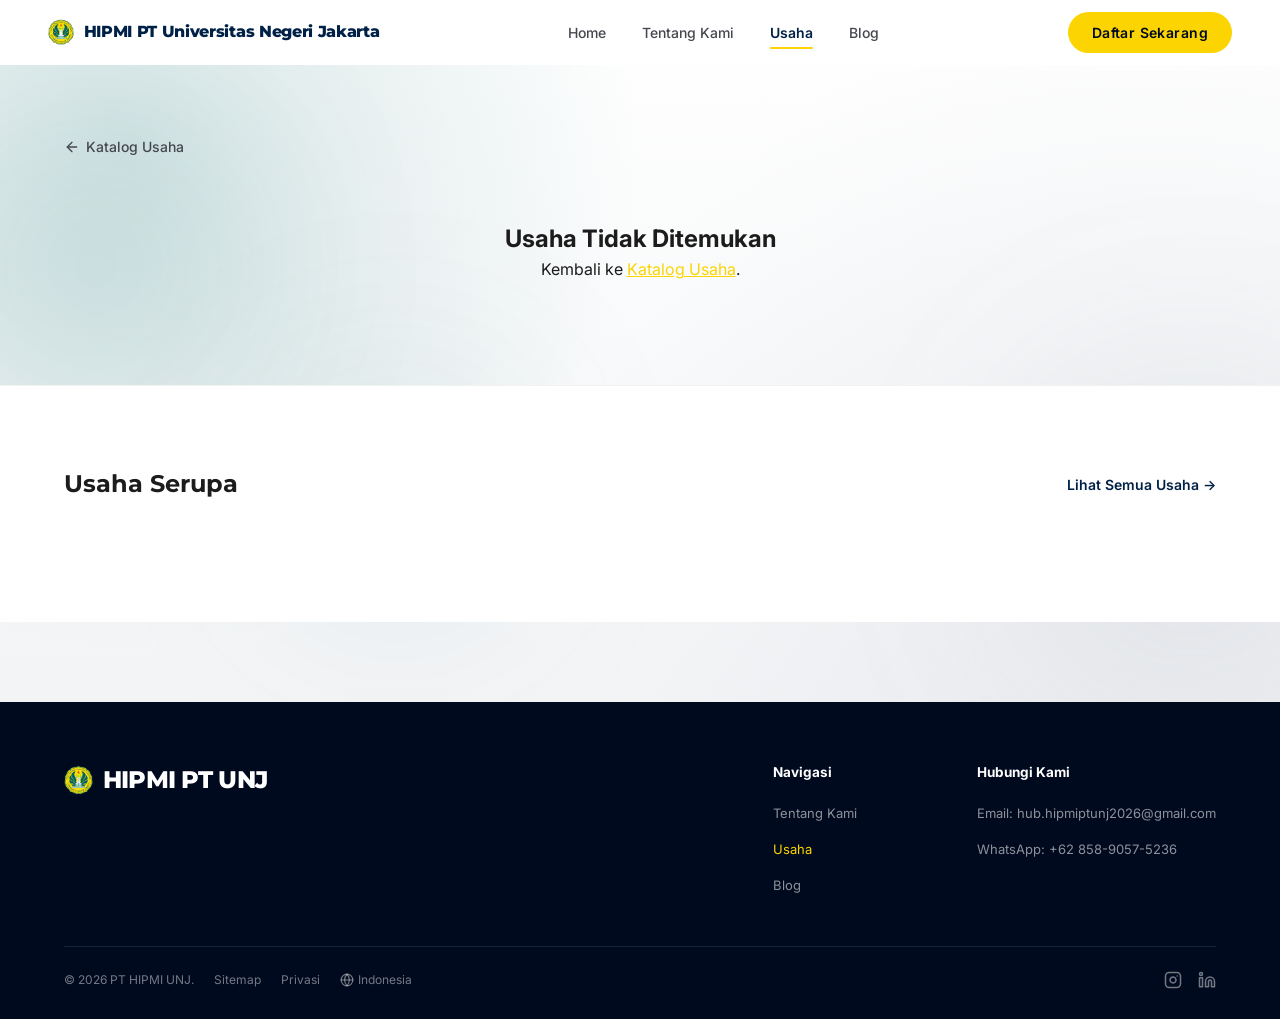
<file: detail-usaha.html>
<!DOCTYPE html>
<html lang="id">
<head>
  <meta charset="UTF-8" />
  <meta name="viewport" content="width=device-width, initial-scale=1.0" />
  <title>PT HIPMI UNJ</title>
  <link rel="icon" type="image/png" href="images/hipmi_pt_unj_logo.png" />
  <meta name="description" content="Menghadirkan inovasi kuliner nusantara dengan sentuhan modern untuk mahasiswa dan sivitas akademika Universitas Negeri Jakarta." />
  <link rel="stylesheet" href="css/style.css?v=3.6" />
  <style>
    /* Premium background with floating ambient orbs */
    .detail-page {
      padding: 120px 0 80px;
      background:
        radial-gradient(circle at 10% 20%, rgba(0, 99, 97, 0.15) 0%, transparent 40%),
        radial-gradient(circle at 90% 80%, rgba(156, 163, 175, 0.12) 0%, transparent 45%),
        linear-gradient(180deg, #ffffff 0%, #f9fafb 50%, #f3f4f6 100%);
      position: relative;
      overflow: hidden;
    }

    /* Ambient Blur Orbs */
    .detail-page-orb {
      position: absolute;
      border-radius: 50%;
      filter: blur(100px);
      z-index: 1;
      pointer-events: none;
      opacity: 0.5;
      animation: floatOrb 12s infinite alternate ease-in-out;
    }

    .detail-page-orb--1 {
      top: 15%;
      left: -5%;
      width: 320px;
      height: 320px;
      background: rgba(0, 99, 97, 0.22);
      animation-delay: 0s;
    }

    .detail-page-orb--2 {
      top: 50%;
      right: -8%;
      width: 380px;
      height: 380px;
      background: rgba(156, 163, 175, 0.18);
      animation-delay: -3s;
    }

    .detail-page-orb--3 {
      bottom: 10%;
      left: 20%;
      width: 280px;
      height: 280px;
      background: rgba(0, 99, 97, 0.14);
      animation-delay: -6s;
    }

    @keyframes floatOrb {
      0% { transform: translateY(0) scale(1) rotate(0deg); }
      100% { transform: translateY(-40px) scale(1.1) rotate(15deg); }
    }

    /* Ensure container contents render above orbs */
    .detail-page > .container {
      position: relative;
      z-index: 2;
    }

    /* Entrance Animations */
    .back-link {
      opacity: 0;
      animation: slideInLeft 0.6s cubic-bezier(0.16, 1, 0.3, 1) forwards;
    }

    .detail-main-image {
      opacity: 0;
      transform: scale(0.96) translateY(20px);
      animation: imageReveal 0.8s cubic-bezier(0.16, 1, 0.3, 1) 0.15s forwards;
      background: #ffffff !important;
      border: 1px solid #e5e7eb;
      border-radius: 20px;
      display: flex !important;
      align-items: center !important;
      justify-content: center !important;
      box-shadow: 0 8px 24px rgba(0, 0, 0, 0.04);
      padding: 24px !important;
      box-sizing: border-box !important;
    }

    .detail-main-image img {
      object-fit: contain !important;
      padding: 8px !important;
      width: 100% !important;
      height: 100% !important;
      max-height: 380px !important;
      background: transparent !important;
    }

    .detail-thumbs {
      opacity: 0;
      animation: fadeIn 0.6s ease 0.4s forwards;
    }

    .detail-info > * {
      opacity: 0;
      transform: translateY(20px);
      animation: fadeUpItem 0.6s cubic-bezier(0.16, 1, 0.3, 1) forwards;
    }

    /* Staggered animation delays for info items */
    .detail-info > .detail-info__category { animation-delay: 0.1s; }
    .detail-info > .detail-info__title    { animation-delay: 0.18s; }
    .detail-info > .detail-info__owner    { animation-delay: 0.26s; }
    .detail-info > .detail-divider        { animation-delay: 0.32s; }
    .detail-info > #bizDesc1              { animation-delay: 0.38s; }
    .detail-info > #bizDesc2              { animation-delay: 0.44s; }
    .detail-info > .detail-info__media    { animation-delay: 0.5s; }
    .detail-info > .btn-whatsapp          { animation-delay: 0.56s; }

    @keyframes slideInLeft {
      0% { opacity: 0; transform: translateX(-20px); }
      100% { opacity: 1; transform: translateX(0); }
    }

    @keyframes imageReveal {
      0% { opacity: 0; transform: scale(0.96) translateY(20px); }
      100% { opacity: 1; transform: scale(1) translateY(0); }
    }

    @keyframes fadeIn {
      0% { opacity: 0; }
      100% { opacity: 1; }
    }

    @keyframes fadeUpItem {
      0% { opacity: 0; transform: translateY(20px); }
      100% { opacity: 1; transform: translateY(0); }
    }

    /* Similar Section scroll transitions */
    .similar-section {
      background: #ffffff;
      border-top: 1px solid rgba(0, 0, 0, 0.05);
      position: relative;
      z-index: 3;
    }

    .similar-card {
      opacity: 0;
      transform: translateY(40px);
      transition: transform 0.55s cubic-bezier(0.25, 0.8, 0.25, 1),
                  box-shadow 0.55s cubic-bezier(0.25, 0.8, 0.25, 1),
                  opacity 0.55s ease !important;
    }

    .similar-card.card-visible {
      opacity: 1;
      transform: translateY(0);
    }

    @media (max-width: 768px) {
      .navbar__actions,
      .navbar__toggle,
      .navbar__mobile-menu {
        display: none !important;
      }

      /* Usaha Serupa — Mobile Horizontal Scroll Swipe */
      .similar-section .grid-3 {
        display: flex !important;
        flex-direction: row !important;
        overflow-x: auto !important;
        scroll-snap-type: x mandatory !important;
        gap: 16px !important;
        padding: 8px 4px 16px !important;
        -webkit-overflow-scrolling: touch !important;
      }

      .similar-section .grid-3 .similar-card {
        display: flex !important;
        flex-direction: row !important;
        align-items: stretch !important;
        flex: 0 0 82% !important;
        scroll-snap-align: start !important;
        min-width: 82% !important;
        max-width: 82% !important;
        min-height: 180px !important;
        height: 180px !important;
        box-sizing: border-box !important;
        background: #ffffff !important;
      }

      .similar-section .grid-3 .similar-card__image {
        width: 36% !important;
        min-height: 180px !important;
        height: 180px !important;
        flex-shrink: 0 !important;
      }

      .similar-section .grid-3 .similar-card__body {
        padding: 12px 14px !important;
        display: flex !important;
        flex-direction: column !important;
        justify-content: center !important;
        gap: 4px !important;
        flex: 1 !important;
        min-width: 0 !important;
      }

      .similar-section .grid-3 .similar-card__title {
        font-size: 14px !important;
        font-weight: 800 !important;
        margin: 0 !important;
        line-height: 1.25 !important;
      }

      .similar-section .grid-3 .similar-card__desc {
        font-size: 11px !important;
        line-height: 1.35 !important;
        margin: 0 !important;
        color: #4b5563 !important;
        display: -webkit-box !important;
        -webkit-line-clamp: 2 !important;
        -webkit-box-orient: vertical !important;
        overflow: hidden !important;
      }
    }

    /* Tabbed Detail System Styles */
    .biz-tabs-container {
      margin-top: 28px;
      width: 100%;
    }

    .biz-tabs-header {
      display: flex;
      gap: 10px;
      border-bottom: 2px solid #e5e7eb;
      margin-bottom: 24px;
      overflow-x: auto;
      padding-bottom: 2px;
      -webkit-overflow-scrolling: touch;
    }

    .biz-tab-btn {
      background: none;
      border: none;
      padding: 10px 18px;
      font-family: 'Montserrat', sans-serif;
      font-size: 14px;
      font-weight: 700;
      color: #6b7280;
      cursor: pointer;
      border-bottom: 3px solid transparent;
      transition: all 0.25s ease;
      white-space: nowrap;
    }

    .biz-tab-btn.active {
      color: var(--color-navy);
      border-bottom-color: var(--color-gold);
    }

    .biz-tab-content {
      display: none;
      animation: fadeInTab 0.4s ease forwards;
    }

    .biz-tab-content.active {
      display: block;
    }

    @keyframes fadeInTab {
      from { opacity: 0; transform: translateY(8px); }
      to { opacity: 1; transform: translateY(0); }
    }

    .tagline-badge {
      display: inline-block;
      background: rgba(0, 99, 97, 0.12);
      color: #006361;
      font-family: 'Montserrat', sans-serif;
      font-size: 13px;
      font-weight: 700;
      padding: 6px 14px;
      border-radius: 20px;
      margin-bottom: 14px;
      border: 1px solid rgba(0, 99, 97, 0.3);
    }

    .advantages-grid {
      display: grid;
      grid-template-columns: repeat(auto-fit, minmax(200px, 1fr));
      gap: 14px;
      margin-top: 16px;
    }

    .advantage-card {
      background: #ffffff;
      border: 1.5px solid rgba(0, 99, 97, 0.2);
      border-radius: 14px;
      padding: 16px;
      box-shadow: 0 4px 12px rgba(0, 0, 0, 0.03);
    }

    .advantage-card__title {
      font-family: 'Montserrat', sans-serif;
      font-size: 14px;
      font-weight: 700;
      color: #111827;
      margin-bottom: 4px;
    }

    .advantage-card__desc {
      font-size: 12.5px;
      color: #4b5563;
      line-height: 1.5;
    }

    .packages-grid {
      display: grid;
      grid-template-columns: repeat(auto-fit, minmax(250px, 1fr));
      gap: 20px;
      margin-top: 16px;
    }

    .package-card {
      background: #ffffff;
      border: 1.5px solid rgba(0, 99, 97, 0.25);
      border-radius: 18px;
      padding: 22px;
      box-shadow: 0 8px 24px rgba(0, 0, 0, 0.05);
      display: flex;
      flex-direction: column;
      position: relative;
    }

    .package-card__badge {
      position: absolute;
      top: 16px;
      right: 16px;
      background: var(--color-gold);
      color: var(--color-navy);
      font-size: 11px;
      font-weight: 800;
      padding: 4px 10px;
      border-radius: 12px;
      text-transform: uppercase;
    }

    .package-card__title {
      font-family: 'Montserrat', sans-serif;
      font-size: 15px;
      font-weight: 800;
      color: #111827;
      margin-bottom: 6px;
      padding-right: 70px;
    }

    .package-card__price {
      font-family: 'Montserrat', sans-serif;
      font-size: 19px;
      font-weight: 800;
      color: #047857;
      margin-bottom: 12px;
    }

    .package-card__desc {
      font-size: 13px;
      color: #374151;
      line-height: 1.6;
      flex: 1;
      margin-bottom: 16px;
    }

    .btn-package-order {
      display: inline-flex;
      align-items: center;
      justify-content: center;
      gap: 8px;
      background: #059669;
      color: #ffffff;
      font-family: 'Montserrat', sans-serif;
      font-size: 13px;
      font-weight: 700;
      padding: 10px 16px;
      border-radius: 12px;
      text-decoration: none;
      transition: background 0.25s ease;
    }

    .btn-package-order:hover {
      background: #047857;
    }

    .order-steps-grid {
      display: grid;
      grid-template-columns: repeat(auto-fit, minmax(180px, 1fr));
      gap: 16px;
      margin-top: 16px;
    }

    .order-step-card {
      background: #ffffff;
      border: 1px solid #e5e7eb;
      border-radius: 14px;
      padding: 18px;
    }

    .order-step-card__number {
      font-family: 'Montserrat', sans-serif;
      font-size: 26px;
      font-weight: 900;
      color: var(--color-gold);
      line-height: 1;
      margin-bottom: 8px;
    }

    .order-step-card__title {
      font-family: 'Montserrat', sans-serif;
      font-size: 14px;
      font-weight: 700;
      color: #111827;
      margin-bottom: 4px;
    }

    .order-step-card__desc {
      font-size: 12.5px;
      color: #4b5563;
      line-height: 1.5;
    }

    .detail-action-bar {
      display: flex;
      flex-wrap: wrap;
      gap: 12px;
      margin-top: 20px;
    }

    .btn-pdf-download {
      display: inline-flex;
      align-items: center;
      gap: 8px;
      background: #ffffff;
      color: var(--color-navy, #002147);
      border: 1.5px solid var(--color-gold, #fcd402);
      padding: 12px 20px;
      border-radius: 14px;
      font-family: 'Montserrat', sans-serif;
      font-size: 14px;
      font-weight: 700;
      text-decoration: none;
      transition: all 0.25s ease;
      box-shadow: 0 4px 12px rgba(0, 0, 0, 0.04);
    }

    .btn-pdf-download:hover {
      background: #f0fdfa;
      border-color: #006361;
      color: var(--color-navy-deep, #001228);
      transform: translateY(-2px);
      box-shadow: 0 6px 16px rgba(0, 99, 97, 0.25);
    }
  </style>
</head>
<body>

  <!-- NAVBAR -->
  <nav class="navbar" id="navbar" role="navigation" aria-label="Navigasi utama">
    <div class="navbar__inner">
      <a href="index.html" class="navbar__brand" id="brand-logo">
        <img src="images/hipmi_pt_unj_logo.png" alt="HIPMI PT UNJ Logo" class="navbar__brand-logo" />
        <span>HIPMI PT Universitas Negeri Jakarta</span>
      </a>
      <ul class="navbar__nav" role="list">
        <li><a href="index.html" class="navbar__link" id="nav-home">Home</a></li>
        <li><a href="about.html" class="navbar__link" id="nav-about">Tentang Kami</a></li>
        <li><a href="usaha.html" class="navbar__link active" id="nav-usaha">Usaha</a></li>
        <li><a href="blog.html" class="navbar__link" id="nav-blog">Blog</a></li>
      </ul>
      <div class="navbar__actions">
        <a href="https://forms.gle/wBAjEJuR2MNEEi8L7" target="_blank" rel="noopener noreferrer" class="btn-primary" id="btn-gabung-nav">Daftar Sekarang</a>
        <button class="navbar__toggle" id="navToggle" aria-label="Buka menu" aria-expanded="false">
          <span></span><span></span><span></span>
        </button>
      </div>
    </div>
  </nav>

  <!-- Mobile Menu -->
  <div class="navbar__mobile-menu" id="mobileMenu" role="menu">
    <a href="index.html" class="navbar__mobile-link" role="menuitem">Home</a>
    <a href="about.html" class="navbar__mobile-link" role="menuitem">Tentang Kami</a>
    <a href="usaha.html" class="navbar__mobile-link active" role="menuitem">Usaha</a>
    <a href="blog.html" class="navbar__mobile-link" role="menuitem">Blog</a>
    <a href="https://forms.gle/wBAjEJuR2MNEEi8L7" target="_blank" rel="noopener noreferrer" class="btn-primary mt-1" style="border-radius:0.5rem; text-align:center;">Daftar Sekarang</a>
  </div>

  <main class="detail-page">
    <!-- Ambient background orbs -->
    <div class="detail-page-orb detail-page-orb--1" aria-hidden="true"></div>
    <div class="detail-page-orb detail-page-orb--2" aria-hidden="true"></div>
    <div class="detail-page-orb detail-page-orb--3" aria-hidden="true"></div>

    <div class="container">

      <!-- Back link -->
      <a href="usaha.html" class="back-link" id="back-to-catalog">
        <svg width="16" height="16" viewBox="0 0 24 24" fill="none" stroke="currentColor" stroke-width="2" stroke-linecap="round" stroke-linejoin="round"><line x1="19" y1="12" x2="5" y2="12"/><polyline points="12 19 5 12 12 5"/></svg>
        Katalog Usaha
      </a>

      <!-- Detail Grid -->
      <div class="detail-grid">

        <!-- LEFT: Images -->
        <div>
          <div class="detail-main-image">
            <img src="images/taste-of-unj.jpg" alt="Taste of UNJ" id="main-product-image" />
          </div>
          <div class="detail-thumbs" id="bizThumbs">
            <!-- Dynamic thumbnails will load here -->
          </div>
        </div>

        <!-- RIGHT: Info -->
        <div class="detail-info">
          <div class="detail-info__category">
            <span class="pill" id="bizCategory" style="background:var(--color-gold); color:var(--color-navy-deep);">Kategori</span>
          </div>

          <h1 class="detail-info__title" id="bizTitle">Nama Usaha</h1>

          <div class="detail-info__owner">
            <div>
              <p class="detail-info__owner-name" id="bizOwnerName">Nama Owner</p>
              <p class="detail-info__owner-role" id="bizOwnerRole">Jabatan</p>
            </div>
          </div>

          <hr class="detail-divider" />

          <p class="detail-info__desc" id="bizDesc1">
            Deskripsi singkat...
          </p>

          <p class="detail-info__desc" id="bizDesc2">
            Deskripsi lengkap...
          </p>



          <div class="detail-action-bar">
            <a href="#" class="btn-whatsapp" id="btn-whatsapp" target="_blank" rel="noopener noreferrer">
              <svg width="20" height="20" viewBox="0 0 24 24" fill="currentColor"><path d="M17.472 14.382c-.297-.149-1.758-.867-2.03-.967-.273-.099-.471-.148-.67.15-.197.297-.767.966-.94 1.164-.173.199-.347.223-.644.075-.297-.15-1.255-.463-2.39-1.475-.883-.788-1.48-1.761-1.653-2.059-.173-.297-.018-.458.13-.606.134-.133.298-.347.446-.52.149-.174.198-.298.298-.497.099-.198.05-.371-.025-.52-.075-.149-.669-1.612-.916-2.207-.242-.579-.487-.5-.669-.51-.173-.008-.371-.01-.57-.01-.198 0-.52.074-.792.372-.272.297-1.04 1.016-1.04 2.479 0 1.462 1.065 2.875 1.213 3.074.149.198 2.096 3.2 5.077 4.487.709.306 1.262.489 1.694.625.712.227 1.36.195 1.871.118.571-.085 1.758-.719 2.006-1.413.248-.694.248-1.289.173-1.413-.074-.124-.272-.198-.57-.347z"/><path d="M12 0C5.373 0 0 5.373 0 12c0 2.078.535 4.027 1.47 5.716L.058 23.417a.5.5 0 0 0 .604.604l5.705-1.41A11.943 11.943 0 0 0 12 24c6.627 0 12-5.373 12-12S18.627 0 12 0zm0 21.8a9.8 9.8 0 0 1-5.003-1.372l-.358-.213-3.715.919.935-3.642-.234-.373A9.8 9.8 0 0 1 2.2 12C2.2 6.589 6.589 2.2 12 2.2S21.8 6.589 21.8 12 17.411 21.8 12 21.8z"/></svg>
              Chat via WhatsApp
            </a>
            <a href="#" class="btn-pdf-download" id="btn-pdf-download" target="_blank" style="display: none;">
              <svg width="20" height="20" viewBox="0 0 24 24" fill="none" stroke="currentColor" stroke-width="2" stroke-linecap="round" stroke-linejoin="round"><path d="M14 2H6a2 2 0 0 0-2 2v16a2 2 0 0 0 2 2h12a2 2 0 0 0 2-2V8z"/><polyline points="14 2 14 8 20 8"/><line x1="12" y1="18" x2="12" y2="12"/><polyline points="9 15 12 18 15 15"/></svg>
              Unduh Company Profile (PDF)
            </a>
          </div>

          <!-- Dynamic Tabbed Detail System -->
          <div id="biz-tabs-wrapper" class="biz-tabs-container" style="display: none;"></div>
        </div>
      </div>
    </div>

    <!-- SIMILAR BUSINESSES -->
    <section class="similar-section" aria-label="Usaha Serupa">
      <div class="container">
        <div class="similar-section__header">
          <h2 class="similar-section__title">Usaha Serupa</h2>
          <a href="usaha.html" class="link-more" id="btn-lihat-all">Lihat Semua Usaha &rarr;</a>
        </div>

        <div class="grid-3">
          <!-- Dynamic similar items will load here -->
        </div>
      </div>
    </section>

  </main>

  <!-- FOOTER -->
  <footer class="footer" role="contentinfo">
    <div class="container">
      <div class="footer__grid">
        <!-- Brand -->
        <div class="footer__brand-col">
          <p class="footer__brand">
            <img src="images/hipmi_pt_unj_logo.png" alt="HIPMI PT UNJ Logo" class="footer__brand-icon" style="height: 36px; width: auto; object-fit: contain;" />
            <span>HIPMI PT UNJ</span>
          </p>
        </div>

        <!-- Links wrapper for alignment -->
        <div class="footer__links-wrapper">
          <!-- Quick Links -->
          <div>
            <p class="footer__col-title">Navigasi</p>
            <ul class="footer__links">
              <li><a href="about.html" class="footer__link" id="footer-tentang">Tentang Kami</a></li>
              <li><a href="usaha.html" class="footer__link active" id="footer-usaha">Usaha</a></li>
              <li><a href="blog.html" class="footer__link" id="footer-blog">Blog</a></li>
            </ul>
          </div>

          <!-- Kontak -->
          <div>
            <p class="footer__col-title">Hubungi Kami</p>
            <ul class="footer__links">
              <li><a href="mailto:hub.hipmiptunj2026@gmail.com" class="footer__link">Email: hub.hipmiptunj2026@gmail.com</a></li>
              <li><a href="https://wa.me/6285890575236" class="footer__link" target="_blank" rel="noopener noreferrer">WhatsApp: +62 858-9057-5236</a></li>
            </ul>
          </div>
        </div>
      </div>

      <div class="footer__bottom">
        <div class="footer__bottom-left">
          <span>&copy; 2026 PT HIPMI UNJ.</span>
          <a href="#">Sitemap</a>
          <a href="#">Privasi</a>
          <a href="#" style="display: inline-flex; align-items: center; gap: 4px;">
            <svg width="14" height="14" viewBox="0 0 24 24" fill="none" stroke="currentColor" stroke-width="2" stroke-linecap="round" stroke-linejoin="round"><circle cx="12" cy="12" r="10"/><line x1="2" y1="12" x2="22" y2="12"/><path d="M12 2a15.3 15.3 0 0 1 4 10 15.3 15.3 0 0 1-4 10 15.3 15.3 0 0 1-4-10 15.3 15.3 0 0 1 4-10z"/></svg>
            Indonesia
          </a>
        </div>
        <div class="footer__bottom-right">
          <a href="https://www.instagram.com/hipmi_unj/" target="_blank" rel="noopener noreferrer" aria-label="Instagram">
            <svg width="18" height="18" viewBox="0 0 24 24" fill="none" stroke="currentColor" stroke-width="2" stroke-linecap="round" stroke-linejoin="round"><rect x="2" y="2" width="20" height="20" rx="5" ry="5"/><path d="M16 11.37A4 4 0 1 1 12.63 8 4 4 0 0 1 16 11.37z"/><line x1="17.5" y1="6.5" x2="17.51" y2="6.5"/></svg>
          </a>
          <a href="https://www.linkedin.com/company/hipmi-pt-unj/?originalSubdomain=id" target="_blank" rel="noopener noreferrer" aria-label="LinkedIn">
            <svg width="18" height="18" viewBox="0 0 24 24" fill="none" stroke="currentColor" stroke-width="2" stroke-linecap="round" stroke-linejoin="round"><path d="M16 8a6 6 0 0 1 6 6v7h-4v-7a2 2 0 0 0-2-2 2 2 0 0 0-2 2v7h-4v-7a6 6 0 0 1 6-6z"/><rect x="2" y="9" width="4" height="12"/><circle cx="4" cy="4" r="2"/></svg>
          </a>
        </div>
      </div>
    </div>
  </footer>

  <!-- MOBILE BOTTOM FLOATING NAVIGATION DOCK -->
  <nav class="mobile-bottom-nav" aria-label="Navigasi bawah seluler">
    <a href="index.html" class="mobile-bottom-nav__item" id="bnav-home">
      <svg class="mobile-bottom-nav__icon" viewBox="0 0 24 24" fill="none" stroke="currentColor"><path d="M3 9l9-7 9 7v11a2 2 0 0 1-2 2H5a2 2 0 0 1-2-2z"/><polyline points="9 22 9 12 15 12 15 22"/></svg>
      <span>Beranda</span>
    </a>
    <a href="about.html" class="mobile-bottom-nav__item" id="bnav-about">
      <svg class="mobile-bottom-nav__icon" viewBox="0 0 24 24" fill="none" stroke="currentColor"><circle cx="12" cy="12" r="10"/><line x1="12" y1="16" x2="12" y2="12"/><line x1="12" y1="8" x2="12.01" y2="8"/></svg>
      <span>Tentang</span>
    </a>
    <a href="usaha.html" class="mobile-bottom-nav__item active" id="bnav-usaha">
      <svg class="mobile-bottom-nav__icon" viewBox="0 0 24 24" fill="none" stroke="currentColor"><rect x="2" y="7" width="20" height="14" rx="2" ry="2"/><path d="M16 21V5a2 2 0 0 0-2-2h-4a2 2 0 0 0-2 2v16"/></svg>
      <span>Usaha</span>
    </a>
    <a href="blog.html" class="mobile-bottom-nav__item" id="bnav-blog">
      <svg class="mobile-bottom-nav__icon" viewBox="0 0 24 24" fill="none" stroke="currentColor"><path d="M14 2H6a2 2 0 0 0-2 2v16a2 2 0 0 0 2 2h12a2 2 0 0 0 2-2V8z"/><polyline points="14 2 14 8 20 8"/><line x1="16" y1="13" x2="8" y2="13"/><line x1="16" y1="17" x2="8" y2="17"/><polyline points="10 9 9 9 8 9"/></svg>
      <span>Blog</span>
    </a>
  </nav>

  <script src="js/catalog-data.js"></script>
  <script src="js/main.js"></script>
  <script>
    document.addEventListener('DOMContentLoaded', () => {
      const urlParams = new URLSearchParams(window.location.search);
      const bizId = urlParams.get('id') || 'taste-of-unj';
      const bizData = window.businessesData && window.businessesData[bizId];
      
      if (!bizData) {
        document.querySelector('.detail-grid').innerHTML = `
          <div style="grid-column: span 2; text-align: center; padding: 40px 0;">
            <h2>Usaha Tidak Ditemukan</h2>
            <p>Kembali ke <a href="usaha.html" style="color: var(--color-gold); text-decoration: underline;">Katalog Usaha</a>.</p>
          </div>
        `;
        return;
      }
      
      // Update page title & meta description
      document.title = `PT HIPMI UNJ`;
      
      // Update basic texts
      document.getElementById('bizTitle').textContent = bizData.title;
      document.getElementById('bizCategory').textContent = bizData.category;
      document.getElementById('bizOwnerName').textContent = bizData.ownerName;
      document.getElementById('bizOwnerRole').textContent = bizData.ownerRole;
      
      document.getElementById('bizDesc1').style.display = 'none';
      document.getElementById('bizDesc2').textContent = bizData.longDesc;
      
      // Update images & thumbs
      const mainImg = document.getElementById('main-product-image');
      mainImg.src = bizData.mainImage;
      mainImg.alt = `${bizData.title} — Gambar Utama`;
      
      const thumbsContainer = document.getElementById('bizThumbs');
      // Include logo and additional product photos in thumbnail gallery
      const validThumbs = (bizData.thumbs || []).filter(t => t && !t.includes('about-team') && !t.includes('default-avatar'));
      if (validThumbs.length > 1) {
        thumbsContainer.style.display = 'grid';
        thumbsContainer.innerHTML = validThumbs.map((thumb, idx) => `
          <div class="detail-thumb" id="thumb-${idx + 1}" onclick="document.getElementById('main-product-image').src='${thumb}'" role="button" tabindex="0" aria-label="Foto ${idx + 1}">
            <img src="${thumb}" alt="Foto ${bizData.title}" />
          </div>
        `).join('');
      } else {
        thumbsContainer.style.display = 'none';
        thumbsContainer.innerHTML = '';
      }
      
      // Update links

      document.getElementById('btn-whatsapp').href = `${bizData.whatsapp}?text=Halo%2C%20saya%20tertarik%20dengan%20${encodeURIComponent(bizData.title)}!`;
      
      // Update PDF button
      const pdfBtn = document.getElementById('btn-pdf-download');
      if (bizData.pdfUrl) {
        const url = bizData.pdfUrl.startsWith('http') || bizData.pdfUrl.startsWith('raw_documents/')
          ? bizData.pdfUrl
          : `raw_documents/${bizData.pdfUrl}`;
        pdfBtn.href = url;
        pdfBtn.style.display = 'inline-flex';
      } else {
        pdfBtn.style.display = 'none';
      }
      
      // Render Similar Businesses
      const similarGrid = document.querySelector('.similar-section .grid-3');
      if (similarGrid) {
        const allBizKeys = Object.keys(window.businessesData);
        const filteredKeys = allBizKeys.filter(key => key !== bizId);
        const selectedKeys = filteredKeys.slice(0, 3);
        
        similarGrid.innerHTML = selectedKeys.map(key => {
          const item = window.businessesData[key];
          return `
            <div class="similar-card" onclick="window.location.href='detail-usaha.html?id=${key}'" style="cursor: pointer;">
              <div class="similar-card__image">
                <img src="${item.mainImage}" alt="${item.title}" loading="lazy" />
                <div class="similar-card__pill"><span class="pill">${item.category}</span></div>
              </div>
              <div class="similar-card__body">
                <h3 class="similar-card__title">${item.title}</h3>
                <p class="similar-card__desc">${item.shortDesc}</p>
                <div class="similar-card__footer">
                  <span class="similar-card__owner">${item.ownerName}</span>
                  <a href="detail-usaha.html?id=${key}" aria-label="Lihat detail ${item.title}">
                    <svg width="18" height="18" viewBox="0 0 24 24" fill="none" stroke="currentColor" stroke-width="2"><line x1="5" y1="12" x2="19" y2="12"/><polyline points="12 5 19 12 12 19"/></svg>
                  </a>
                </div>
              </div>
            </div>
          `;
        }).join('');

        // Similar Cards entrance transition scroll trigger
        if ('IntersectionObserver' in window) {
          const cardObserver = new IntersectionObserver((entries) => {
            entries.forEach(entry => {
              if (entry.isIntersecting) {
                entry.target.classList.add('card-visible');
                cardObserver.unobserve(entry.target);
              }
            });
          }, { threshold: 0.1, rootMargin: '0px 0px -40px 0px' });

          document.querySelectorAll('.similar-card').forEach((card, index) => {
            card.style.transitionDelay = `${index * 0.12}s`;
            cardObserver.observe(card);
          });
        } else {
          document.querySelectorAll('.similar-card').forEach(card => {
            card.classList.add('card-visible');
          });
        }
      }
    });

    function switchBizTab(btn, tabId) {
      const container = btn.closest('.biz-tabs-container');
      container.querySelectorAll('.biz-tab-btn').forEach(b => b.classList.remove('active'));
      container.querySelectorAll('.biz-tab-content').forEach(c => c.classList.remove('active'));
      btn.classList.add('active');
      document.getElementById(tabId).classList.add('active');
    }
  </script>
</body>
</html>
</file>
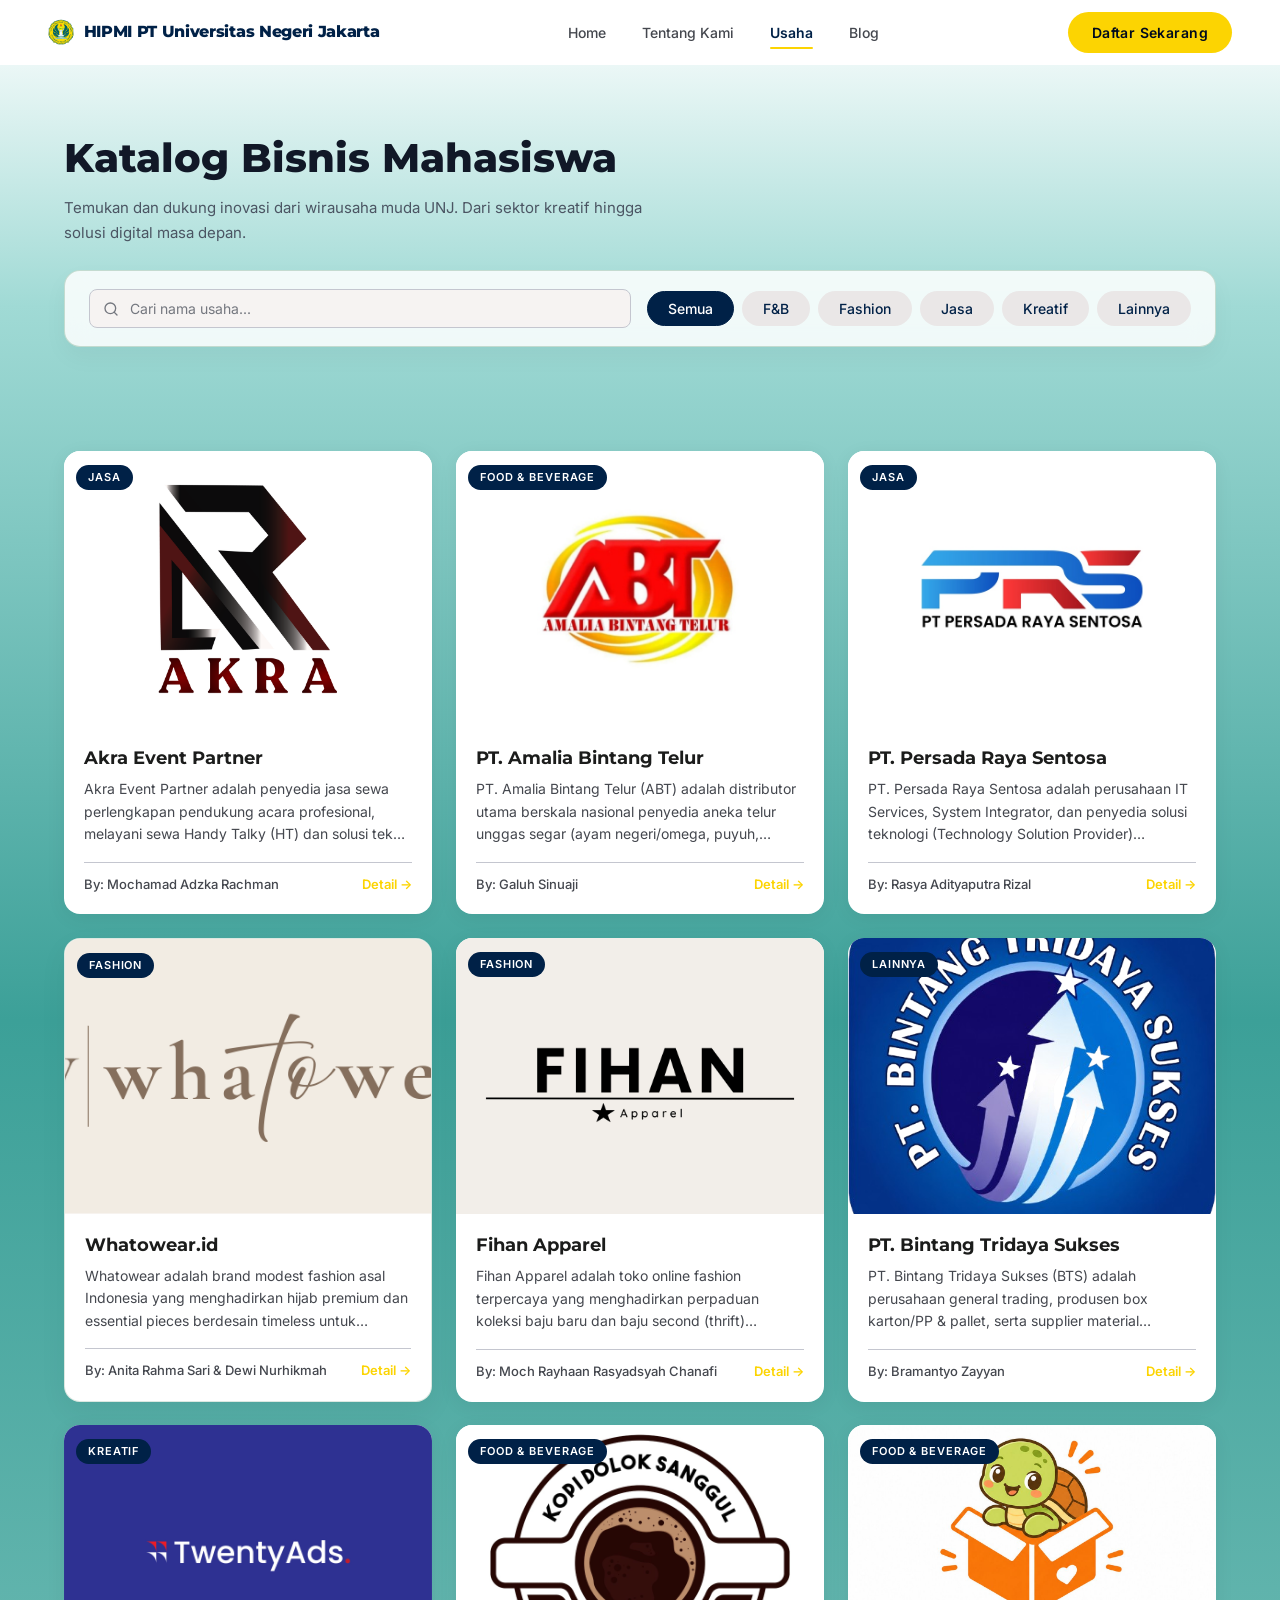
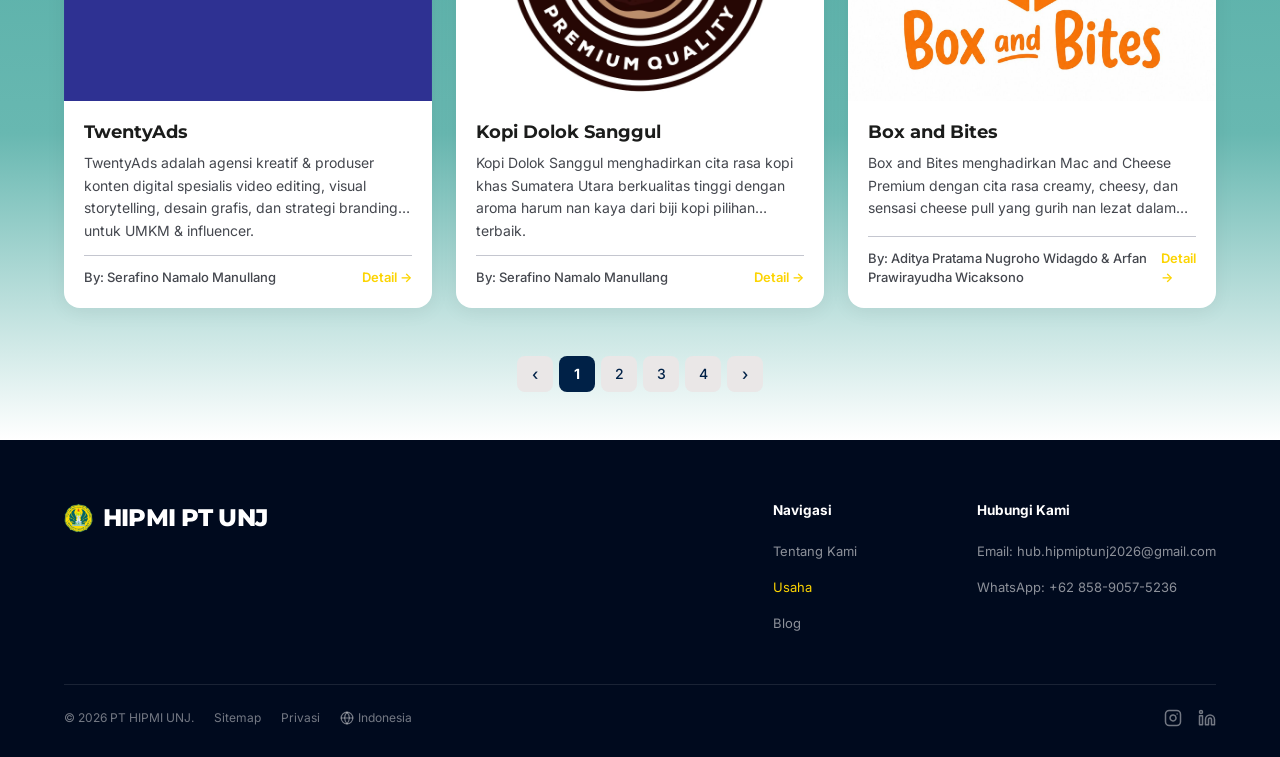
<file: usaha.html>
<!DOCTYPE html>
<html lang="id">
<head>
  <meta charset="UTF-8" />
  <meta name="viewport" content="width=device-width, initial-scale=1.0" />
  <title>PT HIPMI UNJ</title>
  <link rel="icon" type="image/png" href="images/hipmi_pt_unj_logo.png" />
  <meta name="description" content="Temukan dan dukung inovasi dari wirausaha muda UNJ. Dari sektor kreatif hingga digital masa depan." />
  <link rel="stylesheet" href="css/style.css?v=3.6" />
  <style>
    @media (max-width: 768px) {
      .navbar__actions,
      .navbar__toggle,
      .navbar__mobile-menu {
        display: none !important;
      }
    }
  </style>
</head>
<body>

  <!-- NAVBAR -->
  <nav class="navbar" id="navbar" role="navigation" aria-label="Navigasi utama">
    <div class="navbar__inner">
      <a href="index.html" class="navbar__brand" id="brand-logo">
        <img src="images/hipmi_pt_unj_logo.png" alt="HIPMI PT UNJ Logo" class="navbar__brand-logo" />
        <span>HIPMI PT Universitas Negeri Jakarta</span>
      </a>
      <ul class="navbar__nav" role="list">
        <li><a href="index.html" class="navbar__link" id="nav-home">Home</a></li>
        <li><a href="about.html" class="navbar__link" id="nav-about">Tentang Kami</a></li>
        <li><a href="usaha.html" class="navbar__link active" id="nav-usaha">Usaha</a></li>
        <li><a href="blog.html" class="navbar__link" id="nav-blog">Blog</a></li>
      </ul>
      <div class="navbar__actions">
        <a href="https://forms.gle/wBAjEJuR2MNEEi8L7" target="_blank" rel="noopener noreferrer" class="btn-primary" id="btn-gabung-nav">Daftar Sekarang</a>
        <button class="navbar__toggle" id="navToggle" aria-label="Buka menu" aria-expanded="false">
          <span></span><span></span><span></span>
        </button>
      </div>
    </div>
  </nav>

  <!-- Mobile Menu -->
  <div class="navbar__mobile-menu" id="mobileMenu" role="menu">
    <a href="index.html" class="navbar__mobile-link" role="menuitem">Home</a>
    <a href="about.html" class="navbar__mobile-link" role="menuitem">Tentang Kami</a>
    <a href="usaha.html" class="navbar__mobile-link active" role="menuitem">Usaha</a>
    <a href="blog.html" class="navbar__mobile-link" role="menuitem">Blog</a>
    <a href="https://forms.gle/wBAjEJuR2MNEEi8L7" target="_blank" rel="noopener noreferrer" class="btn-primary mt-1" style="border-radius:0.5rem; text-align:center;">Daftar Sekarang</a>
  </div>

  <main class="usaha-flow">

    <!-- UNIFIED SEAMLESS PAGE HEADER & SEARCH -->
    <div class="page-header-wrapper">
      <div class="page-header" aria-label="Katalog Bisnis">
        <div class="container">
          <h1>Katalog Bisnis Mahasiswa</h1>
          <p>Temukan dan dukung inovasi dari wirausaha muda UNJ. Dari sektor kreatif hingga solusi digital masa depan.</p>
        </div>
      </div>

      <!-- SEARCH + FILTER -->
      <section style="padding-bottom:var(--space-2);" aria-label="Pencarian dan Filter">
        <div class="container">
          <div class="search-filter-bar">
            <div class="search-input-wrap">
              <svg width="16" height="16" viewBox="0 0 24 24" fill="none" stroke="currentColor" stroke-width="2" stroke-linecap="round" stroke-linejoin="round">
                <circle cx="11" cy="11" r="8"/><line x1="21" y1="21" x2="16.65" y2="16.65"/>
              </svg>
              <input type="text" class="search-input" id="searchInput" placeholder="Cari nama usaha..." aria-label="Cari nama usaha" />
            </div>
            <div class="filter-chips" role="group" aria-label="Filter kategori usaha">
              <button class="chip active" data-filter="semua" id="filter-semua">Semua</button>
              <button class="chip" data-filter="fnb" id="filter-fnb">F&B</button>
              <button class="chip" data-filter="fashion" id="filter-fashion">Fashion</button>
              <button class="chip" data-filter="jasa" id="filter-jasa">Jasa</button>
              <button class="chip" data-filter="kreatif" id="filter-kreatif">Kreatif</button>
              <button class="chip" data-filter="lainnya" id="filter-lainnya">Lainnya</button>
            </div>
          </div>
        </div>
      </section>
    </div>

    <!-- BUSINESS GRID -->
    <section class="section-sm" aria-label="Daftar Usaha Mahasiswa">
      <div class="container">
        <div class="grid-3" id="usahaGrid">
          <!-- Dynamic cards will load here -->
        </div>

        <!-- PAGINATION -->
        <nav class="pagination" aria-label="Halaman katalog usaha">
          <!-- Dynamic pagination buttons will load here -->
        </nav>
      </div>
    </section>

  </main>

  <!-- FOOTER -->
  <footer class="footer" role="contentinfo">
    <div class="container">
      <div class="footer__grid">
        <!-- Brand -->
        <div class="footer__brand-col">
          <p class="footer__brand">
            <img src="images/hipmi_pt_unj_logo.png" alt="HIPMI PT UNJ Logo" class="footer__brand-icon" style="height: 36px; width: auto; object-fit: contain;" />
            <span>HIPMI PT UNJ</span>
          </p>
        </div>

        <!-- Links wrapper for alignment -->
        <div class="footer__links-wrapper">
          <!-- Quick Links -->
          <div>
            <p class="footer__col-title">Navigasi</p>
            <ul class="footer__links">
              <li><a href="about.html" class="footer__link" id="footer-tentang">Tentang Kami</a></li>
              <li><a href="usaha.html" class="footer__link active" id="footer-usaha">Usaha</a></li>
              <li><a href="blog.html" class="footer__link" id="footer-blog">Blog</a></li>
            </ul>
          </div>

          <!-- Kontak -->
          <div>
            <p class="footer__col-title">Hubungi Kami</p>
            <ul class="footer__links">
              <li><a href="mailto:hub.hipmiptunj2026@gmail.com" class="footer__link">Email: hub.hipmiptunj2026@gmail.com</a></li>
              <li><a href="https://wa.me/6285890575236" class="footer__link" target="_blank" rel="noopener noreferrer">WhatsApp: +62 858-9057-5236</a></li>
            </ul>
          </div>
        </div>
      </div>

      <div class="footer__bottom">
        <div class="footer__bottom-left">
          <span>&copy; 2026 PT HIPMI UNJ.</span>
          <a href="#">Sitemap</a>
          <a href="#">Privasi</a>
          <a href="#" style="display: inline-flex; align-items: center; gap: 4px;">
            <svg width="14" height="14" viewBox="0 0 24 24" fill="none" stroke="currentColor" stroke-width="2" stroke-linecap="round" stroke-linejoin="round"><circle cx="12" cy="12" r="10"/><line x1="2" y1="12" x2="22" y2="12"/><path d="M12 2a15.3 15.3 0 0 1 4 10 15.3 15.3 0 0 1-4 10 15.3 15.3 0 0 1-4-10 15.3 15.3 0 0 1 4-10z"/></svg>
            Indonesia
          </a>
        </div>
        <div class="footer__bottom-right">
          <a href="https://www.instagram.com/hipmi_unj/" target="_blank" rel="noopener noreferrer" aria-label="Instagram">
            <svg width="18" height="18" viewBox="0 0 24 24" fill="none" stroke="currentColor" stroke-width="2" stroke-linecap="round" stroke-linejoin="round"><rect x="2" y="2" width="20" height="20" rx="5" ry="5"/><path d="M16 11.37A4 4 0 1 1 12.63 8 4 4 0 0 1 16 11.37z"/><line x1="17.5" y1="6.5" x2="17.51" y2="6.5"/></svg>
          </a>
          <a href="https://www.linkedin.com/company/hipmi-pt-unj/?originalSubdomain=id" target="_blank" rel="noopener noreferrer" aria-label="LinkedIn">
            <svg width="18" height="18" viewBox="0 0 24 24" fill="none" stroke="currentColor" stroke-width="2" stroke-linecap="round" stroke-linejoin="round"><path d="M16 8a6 6 0 0 1 6 6v7h-4v-7a2 2 0 0 0-2-2 2 2 0 0 0-2 2v7h-4v-7a6 6 0 0 1 6-6z"/><rect x="2" y="9" width="4" height="12"/><circle cx="4" cy="4" r="2"/></svg>
          </a>
        </div>
      </div>
    </div>
  </footer>  <!-- MOBILE BOTTOM FLOATING NAVIGATION DOCK -->
  <nav class="mobile-bottom-nav" aria-label="Navigasi bawah seluler">
    <a href="index.html" class="mobile-bottom-nav__item" id="bnav-home">
      <svg class="mobile-bottom-nav__icon" viewBox="0 0 24 24" fill="none" stroke="currentColor"><path d="M3 9l9-7 9 7v11a2 2 0 0 1-2 2H5a2 2 0 0 1-2-2z"/><polyline points="9 22 9 12 15 12 15 22"/></svg>
      <span>Beranda</span>
    </a>
    <a href="about.html" class="mobile-bottom-nav__item" id="bnav-about">
      <svg class="mobile-bottom-nav__icon" viewBox="0 0 24 24" fill="none" stroke="currentColor"><circle cx="12" cy="12" r="10"/><line x1="12" y1="16" x2="12" y2="12"/><line x1="12" y1="8" x2="12.01" y2="8"/></svg>
      <span>Tentang</span>
    </a>
    <a href="usaha.html" class="mobile-bottom-nav__item active" id="bnav-usaha">
      <svg class="mobile-bottom-nav__icon" viewBox="0 0 24 24" fill="none" stroke="currentColor"><rect x="2" y="7" width="20" height="14" rx="2" ry="2"/><path d="M16 21V5a2 2 0 0 0-2-2h-4a2 2 0 0 0-2 2v16"/></svg>
      <span>Usaha</span>
    </a>
    <a href="blog.html" class="mobile-bottom-nav__item" id="bnav-blog">
      <svg class="mobile-bottom-nav__icon" viewBox="0 0 24 24" fill="none" stroke="currentColor"><path d="M14 2H6a2 2 0 0 0-2 2v16a2 2 0 0 0 2 2h12a2 2 0 0 0 2-2V8z"/><polyline points="14 2 14 8 20 8"/><line x1="16" y1="13" x2="8" y2="13"/><line x1="16" y1="17" x2="8" y2="17"/><polyline points="10 9 9 9 8 9"/></svg>
      <span>Blog</span>
    </a>
  </nav>

  <script src="js/catalog-data.js"></script>
  <script src="js/main.js"></script>
  <script src="js/usaha-animations.js"></script>
  <script>
    document.addEventListener('DOMContentLoaded', () => {
      const grid = document.getElementById('usahaGrid');
      if (!grid) return;
      
      const allBiz = Object.keys(window.businessesData).map(key => ({
        id: key,
        ...window.businessesData[key]
      }));
      
      let currentFilter = 'semua';
      let searchQuery = '';
      let currentPage = 1;
      const itemsPerPage = 9;
      
      function renderGrid() {
        // Filter & Search
        let filtered = allBiz;
        if (currentFilter !== 'semua') {
          filtered = filtered.filter(b => b.categoryClass === currentFilter);
        }
        if (searchQuery) {
          filtered = filtered.filter(b => 
            b.title.toLowerCase().includes(searchQuery) || 
            b.ownerName.toLowerCase().includes(searchQuery) ||
            b.longDesc.toLowerCase().includes(searchQuery) ||
            b.category.toLowerCase().includes(searchQuery)
          );
        }
        
        const totalItems = filtered.length;
        const totalPages = Math.ceil(totalItems / itemsPerPage);
        
        // Clamp current page
        if (currentPage > totalPages) currentPage = Math.max(1, totalPages);
        
        const startIndex = (currentPage - 1) * itemsPerPage;
        const endIndex = startIndex + itemsPerPage;
        const pageItems = filtered.slice(startIndex, endIndex);
        
        if (pageItems.length === 0) {
          grid.innerHTML = `
            <div style="grid-column: span 3; text-align: center; padding: 40px 0; color: var(--on-surface-variant);">
              <h3>Tidak ada usaha ditemukan</h3>
              <p>Coba gunakan kata kunci lain atau pilih filter lainnya.</p>
            </div>
          `;
          renderPagination(0, 0);
          return;
        }
        
        grid.innerHTML = pageItems.map(b => `
          <article class="card-usaha" data-category="${b.categoryClass}" id="card-${b.id}" onclick="window.location.href='detail-usaha.html?id=${b.id}'" style="cursor: pointer;">
            <div class="card-usaha__image">
              <img src="${b.mainImage || 'images/default-avatar.png'}" alt="${b.title}" loading="lazy" style="object-fit: cover;" />
              <div class="card-usaha__pill"><span class="pill">${b.category}</span></div>
            </div>
            <div class="card-usaha__body">
              <h2 class="card-usaha__title">${b.title}</h2>
              <p class="card-usaha__desc">${b.shortDesc}</p>
              <div class="card-usaha__footer">
                <span class="card-usaha__owner" style="font-size: 13px; color: var(--on-surface-variant); font-weight: 500;">By: ${b.ownerName}</span>
                <span class="card-usaha__link" style="color: var(--color-gold); font-weight: 600; text-decoration: none; display: inline-flex; align-items: center; gap: 4px;">Detail &rarr;</span>
              </div>
            </div>
          </article>
        `).join('');
        
        renderPagination(currentPage, totalPages);
        if (typeof window.animateUsahaGridCards === 'function') {
          window.animateUsahaGridCards();
        }
      }
      
      function renderPagination(currPage, totalPages) {
        const paginationNav = document.querySelector('.pagination');
        if (!paginationNav) return;
        
        if (totalPages <= 1) {
          paginationNav.style.display = 'none';
          return;
        }
        
        paginationNav.style.display = 'flex';
        let html = '';
        
        // Prev button
        html += `<button class="pagination__item nav-btn ${currPage === 1 ? 'disabled' : ''}" id="prev-page" aria-label="Halaman sebelumnya">&lsaquo;</button>`;
        
        for (let i = 1; i <= totalPages; i++) {
          html += `<button class="pagination__item ${i === currPage ? 'active' : ''}" id="page-${i}">${i}</button>`;
        }
        
        // Next button
        html += `<button class="pagination__item nav-btn ${currPage === totalPages ? 'disabled' : ''}" id="next-page" aria-label="Halaman berikutnya">&rsaquo;</button>`;
        
        paginationNav.innerHTML = html;
        
        // Add events
        paginationNav.querySelectorAll('.pagination__item').forEach(btn => {
          btn.addEventListener('click', (e) => {
            e.stopPropagation();
            if (btn.classList.contains('disabled')) return;
            
            if (btn.id === 'prev-page') {
              currentPage = Math.max(1, currentPage - 1);
            } else if (btn.id === 'next-page') {
              currentPage = Math.min(totalPages, currentPage + 1);
            } else {
              currentPage = parseInt(btn.textContent);
            }
            renderGrid();
            window.scrollTo({ top: 0, behavior: 'smooth' });
          });
        });
      }
      
      // Hook search & filter
      const searchInput = document.getElementById('searchInput');
      if (searchInput) {
        searchInput.addEventListener('input', (e) => {
          searchQuery = e.target.value.toLowerCase().trim();
          currentPage = 1;
          renderGrid();
        });
      }
      
      const chips = document.querySelectorAll('.filter-chips .chip');
      chips.forEach(chip => {
        chip.addEventListener('click', (e) => {
          chips.forEach(c => c.classList.remove('active'));
          chip.classList.add('active');
          currentFilter = chip.getAttribute('data-filter');
          currentPage = 1;
          renderGrid();
        });
      });
      
      renderGrid();
    });
  </script>
</body>
</html>
</file>
<file: css/style.css>
/* =====================================================
   PT HIPMI UNJ — Elite Entrepreneurial System
   Design System & Global Styles
   ===================================================== */

@import url('https://fonts.googleapis.com/css2?family=Plus+Jakarta+Sans:wght@500;600;700;800&family=Montserrat:wght@400;500;600;700;800&family=Poppins:wght@500;600;700;800;900&family=Inter:wght@300;400;500;600&display=swap');

/* =====================================================
   CSS CUSTOM PROPERTIES (DESIGN TOKENS)
   ===================================================== */
:root {
  /* Surface Colors */
  --surface: #fcf9f8;
  --surface-dim: #dcd9d8;
  --surface-bright: #fcf9f8;
  --surface-container-lowest: #ffffff;
  --surface-container-low: #f6f3f2;
  --surface-container: #f0edec;
  --surface-container-high: #eae7e7;
  --surface-container-highest: #e4e2e1;
  --on-surface: #1b1c1b;
  --on-surface-variant: #44474e;
  --inverse-surface: #303030;
  --inverse-on-surface: #f3f0ef;

  /* Outline */
  --outline: #74777f;
  --outline-variant: #c4c6cf;

  /* Primary - Deep Navy */
  --primary: #000a1e;
  --on-primary: #ffffff;
  --primary-container: #002147;
  --on-primary-container: #708ab5;
  --inverse-primary: #aec7f6;
  --surface-tint: #465f88;

  /* Secondary - Success Gold */
  --secondary: #705d00;
  --on-secondary: #ffffff;
  --secondary-container: #fcd402;
  --on-secondary-container: #6f5c00;

  /* Tertiary - Muted Gold */
  --tertiary: #705d00;
  --on-tertiary: #ffffff;
  --tertiary-container: #c2aa4e;
  --on-tertiary-container: #4c3f00;

  /* Error */
  --error: #ba1a1a;
  --on-error: #ffffff;
  --error-container: #ffdad6;
  --on-error-container: #93000a;

  /* Semantic Aliases */
  --color-navy: #002147;
  --color-navy-deep: #000a1e;
  --color-gold: #fcd402;
  --color-gold-muted: #c2aa4e;
  --color-surface: #fcf9f8;
  --color-white: #ffffff;

  /* Background */
  --background: #fcf9f8;
  --on-background: #1b1c1b;

  /* Glass Effect */
  --glass-bg: rgba(252, 249, 248, 0.88);

  /* Spacing */
  --space-1: 8px;
  --space-2: 16px;
  --space-3: 24px;
  --space-4: 32px;
  --space-5: 40px;
  --space-6: 48px;
  --space-8: 64px;
  --space-10: 80px;
  --gutter: 24px;
  --container-max: 1200px;
  --margin-mobile: 16px;

  /* Border Radius */
  --radius-sm: 0.25rem;
  --radius: 0.5rem;
  --radius-md: 0.75rem;
  --radius-lg: 1rem;
  --radius-xl: 1.5rem;
  --radius-full: 9999px;

  /* Shadows */
  --shadow-card: 0px 4px 20px rgba(0, 0, 0, 0.06);
  --shadow-card-hover: 0px 12px 30px rgba(0, 0, 0, 0.1);
  --shadow-nav: 0 2px 24px rgba(0, 33, 71, 0.08);

  /* Transitions */
  --transition: all 0.25s cubic-bezier(0.4, 0, 0.2, 1);
  --transition-slow: all 0.4s cubic-bezier(0.4, 0, 0.2, 1);
  --transition-card: transform 0.55s cubic-bezier(0.25, 0.8, 0.25, 1), box-shadow 0.55s cubic-bezier(0.25, 0.8, 0.25, 1), border-color 0.55s cubic-bezier(0.25, 0.8, 0.25, 1);
}

/* =====================================================
   RESET & BASE
   ===================================================== */
*, *::before, *::after {
  box-sizing: border-box;
  margin: 0;
  padding: 0;
}

html {
  scroll-behavior: smooth;
  -webkit-text-size-adjust: 100%;
}

body {
  font-family: 'Inter', system-ui, sans-serif;
  font-size: 16px;
  font-weight: 400;
  line-height: 1.5;
  color: var(--on-surface);
  background-color: #f8fafc;
  background-image:
    radial-gradient(90% 45% at 85% 15%, rgba(74, 222, 128, 0.12) 0%, transparent 60%),
    radial-gradient(80% 50% at 10% 50%, rgba(209, 213, 219, 0.6) 0%, transparent 65%),
    linear-gradient(180deg, #ffffff 0%, #f8fafc 30%, #f0fdf4 65%, #f1f5f9 85%, #ffffff 100%);
  background-attachment: fixed;
  -webkit-font-smoothing: antialiased;
  -moz-osx-font-smoothing: grayscale;
}

img {
  display: block;
  max-width: 100%;
  height: auto;
}

a {
  color: inherit;
  text-decoration: none;
}

ul, ol {
  list-style: none;
}

button {
  cursor: pointer;
  border: none;
  background: none;
  font-family: inherit;
}

/* =====================================================
   TYPOGRAPHY
   ===================================================== */
.display-lg {
  font-family: 'Montserrat', sans-serif;
  font-size: 48px;
  font-weight: 700;
  line-height: 1.2;
  letter-spacing: -0.02em;
}

.display-lg-mobile {
  font-family: 'Montserrat', sans-serif;
  font-size: 32px;
  font-weight: 700;
  line-height: 1.2;
}

.headline-md {
  font-family: 'Montserrat', sans-serif;
  font-size: 32px;
  font-weight: 700;
  line-height: 1.3;
}

.headline-sm {
  font-family: 'Montserrat', sans-serif;
  font-size: 24px;
  font-weight: 600;
  line-height: 1.4;
}

.body-lg {
  font-family: 'Inter', sans-serif;
  font-size: 18px;
  font-weight: 400;
  line-height: 1.6;
}

.body-md {
  font-family: 'Inter', sans-serif;
  font-size: 16px;
  font-weight: 400;
  line-height: 1.5;
}

.label-md {
  font-family: 'Inter', sans-serif;
  font-size: 14px;
  font-weight: 600;
  line-height: 1;
  letter-spacing: 0.05em;
  text-transform: uppercase;
}

.caption {
  font-family: 'Inter', sans-serif;
  font-size: 12px;
  font-weight: 400;
  line-height: 1.4;
}

/* =====================================================
   LAYOUT UTILITIES
   ===================================================== */
.container {
  width: 100%;
  max-width: var(--container-max);
  margin: 0 auto;
  padding: 0 var(--gutter);
}

.section {
  padding: var(--space-10) 0;
}

.section-sm {
  padding: var(--space-6) 0;
}

.section-header {
  margin-bottom: var(--space-6);
}

.section-header h2 {
  font-family: 'Montserrat', sans-serif;
  font-size: 28px;
  font-weight: 700;
  color: var(--on-surface);
  margin-bottom: var(--space-1);
}

.section-header p {
  font-size: 15px;
  color: var(--on-surface-variant);
  max-width: 500px;
  line-height: 1.6;
}

/* Grid */
.grid-3 {
  display: grid;
  grid-template-columns: repeat(3, 1fr);
  gap: var(--space-3);
}

.grid-4 {
  display: grid;
  grid-template-columns: repeat(4, 1fr);
  gap: var(--space-3);
}

.grid-2 {
  display: grid;
  grid-template-columns: repeat(2, 1fr);
  gap: var(--space-3);
}

/* Flex */
.flex { display: flex; }
.flex-center { display: flex; align-items: center; justify-content: center; }
.flex-between { display: flex; align-items: center; justify-content: space-between; }
.gap-1 { gap: var(--space-1); }
.gap-2 { gap: var(--space-2); }
.gap-3 { gap: var(--space-3); }

/* =====================================================
   BUTTONS
   ===================================================== */

/* Primary CTA - Gold */
.btn-primary {
  display: inline-flex;
  align-items: center;
  justify-content: center;
  gap: 8px;
  padding: 12px 24px;
  background-color: var(--color-gold);
  color: var(--color-navy-deep);
  font-family: 'Inter', sans-serif;
  font-size: 14px;
  font-weight: 600;
  letter-spacing: 0.03em;
  border-radius: var(--radius);
  transition: var(--transition);
  white-space: nowrap;
}

.btn-primary:hover {
  background-color: #e6c000;
  transform: translateY(-1px);
  box-shadow: 0 4px 14px rgba(252, 212, 2, 0.4);
}

.btn-primary:active {
  transform: scale(0.95) translateY(0);
}

/* Brand Button - Navy */
.btn-brand {
  display: inline-flex;
  align-items: center;
  justify-content: center;
  gap: 8px;
  padding: 12px 24px;
  background-color: var(--color-navy);
  color: var(--color-white);
  font-family: 'Inter', sans-serif;
  font-size: 14px;
  font-weight: 600;
  letter-spacing: 0.03em;
  border-radius: var(--radius);
  transition: var(--transition);
  white-space: nowrap;
}

.btn-brand:hover {
  background-color: var(--color-navy-deep);
  transform: translateY(-1px);
}

.btn-brand:active {
  transform: scale(0.95);
}

/* Outline Button */
.btn-outline {
  display: inline-flex;
  align-items: center;
  justify-content: center;
  gap: 8px;
  padding: 11px 24px;
  background-color: transparent;
  color: var(--color-navy);
  font-family: 'Inter', sans-serif;
  font-size: 14px;
  font-weight: 600;
  letter-spacing: 0.03em;
  border: 1.5px solid var(--color-navy);
  border-radius: var(--radius);
  transition: var(--transition);
  white-space: nowrap;
}

.btn-outline:hover {
  background-color: var(--color-navy);
  color: var(--color-white);
  transform: translateY(-1px);
}

.btn-outline:active {
  transform: scale(0.95);
}

/* Outline White (for dark bg) */
.btn-outline-white {
  display: inline-flex;
  align-items: center;
  justify-content: center;
  gap: 8px;
  padding: 11px 24px;
  background-color: transparent;
  color: var(--color-white);
  font-family: 'Inter', sans-serif;
  font-size: 14px;
  font-weight: 600;
  letter-spacing: 0.03em;
  border: 1.5px solid rgba(255, 255, 255, 0.6);
  border-radius: var(--radius);
  transition: var(--transition);
  white-space: nowrap;
}

.btn-outline-white:hover {
  border-color: var(--color-white);
  background-color: rgba(255,255,255,0.1);
}

.btn-outline-white:active {
  transform: scale(0.95);
}

/* Small Outline */
.btn-sm {
  padding: 8px 18px;
  font-size: 13px;
}

/* Icon btn (social media) */
.btn-icon {
  display: inline-flex;
  align-items: center;
  justify-content: center;
  width: 40px;
  height: 40px;
  border-radius: var(--radius);
  background-color: rgba(255,255,255,0.12);
  color: #fff;
  transition: var(--transition);
  font-size: 18px;
}

.btn-icon:hover {
  background-color: var(--color-gold);
  color: var(--color-navy);
}

/* =====================================================
   CHIPS / FILTER PILLS
   ===================================================== */
.chip {
  display: inline-flex;
  align-items: center;
  padding: 8px 20px;
  background-color: var(--surface-container-high);
  color: var(--color-navy);
  font-family: 'Inter', sans-serif;
  font-size: 14px;
  font-weight: 500;
  border-radius: var(--radius-full);
  border: 1px solid transparent;
  cursor: pointer;
  transition: var(--transition);
  white-space: nowrap;
}

.chip:hover {
  background-color: var(--surface-container-highest);
}

.chip.active {
  background-color: var(--color-navy);
  color: var(--color-white);
  border-color: var(--color-navy);
}

/* Category pill (on cards) */
.pill {
  display: inline-flex;
  align-items: center;
  padding: 4px 12px;
  background-color: var(--color-navy);
  color: var(--color-white);
  font-family: 'Inter', sans-serif;
  font-size: 11px;
  font-weight: 600;
  letter-spacing: 0.08em;
  text-transform: uppercase;
  border-radius: var(--radius-full);
}

.pill-gold {
  background-color: var(--color-gold);
  color: var(--color-navy-deep);
}

/* =====================================================
   NAVBAR
   ===================================================== */
.navbar {
  position: fixed;
  top: 0;
  left: 0;
  right: 0;
  z-index: 1000;
  background-color: var(--color-white);
  border-bottom: 1px solid transparent;
  transition: var(--transition-slow);
}

.navbar.scrolled {
  background-color: var(--glass-bg);
  backdrop-filter: blur(8px);
  -webkit-backdrop-filter: blur(8px);
  border-bottom-color: var(--outline-variant);
  box-shadow: var(--shadow-nav);
}

.navbar__inner {
  display: flex;
  align-items: center;
  justify-content: space-between;
  height: 64px;
  padding: 0 48px;
  max-width: 100%;
  margin: 0 auto;
}

.navbar__brand {
  font-family: 'Montserrat', sans-serif;
  font-size: 16px;
  font-weight: 800;
  color: var(--color-navy);
  letter-spacing: -0.02em;
  flex-shrink: 0;
  display: flex;
  align-items: center;
  gap: 10px;
  text-decoration: none;
}

.navbar__brand-logo {
  height: 32px;
  width: auto;
  object-fit: contain;
}

.navbar__nav {
  display: flex;
  align-items: center;
  gap: 8px;
}

.navbar__link {
  font-family: 'Inter', sans-serif;
  font-size: 14px;
  font-weight: 500;
  color: var(--on-surface-variant);
  padding: 8px 14px;
  border-radius: var(--radius);
  transition: var(--transition);
  position: relative;
}

.navbar__link:hover {
  color: var(--color-navy);
}

.navbar__link.active {
  color: var(--color-navy);
  font-weight: 600;
}

.navbar__link.active::after {
  content: '';
  position: absolute;
  bottom: 0;
  left: 14px;
  right: 14px;
  height: 2px;
  background-color: var(--color-gold);
  border-radius: 2px;
}

.navbar__actions {
  display: flex;
  align-items: center;
  gap: var(--space-2);
}

.navbar__actions .btn-primary {
  border-radius: var(--radius-full);
  padding: 10px 24px;
}

/* Hamburger */
.navbar__toggle {
  display: none;
  flex-direction: column;
  gap: 5px;
  padding: 8px;
  cursor: pointer;
}

.navbar__toggle span {
  display: block;
  width: 22px;
  height: 2px;
  background-color: var(--color-navy);
  border-radius: 2px;
  transition: var(--transition);
}

/* Sub-nav (about page) */
.sub-nav {
  background-color: transparent;
  border-bottom: none;
}

.sub-nav__inner {
  display: flex;
  gap: 0;
  max-width: var(--container-max);
  margin: 0 auto;
  padding: 0 var(--gutter);
}

.sub-nav__link {
  font-family: 'Inter', sans-serif;
  font-size: 14px;
  font-weight: 500;
  color: var(--on-surface-variant);
  padding: 12px 20px;
  transition: var(--transition);
  position: relative;
}

.sub-nav__link:hover {
  color: var(--color-navy);
}

.sub-nav__link.active {
  color: var(--color-navy);
  font-weight: 600;
}

.sub-nav__link.active::after {
  content: '';
  position: absolute;
  bottom: 0;
  left: 20px;
  right: 20px;
  height: 2px;
  background-color: var(--color-gold);
}

/* Mobile nav menu */
.navbar__mobile-menu {
  display: none;
  position: fixed;
  top: 64px;
  left: 0;
  right: 0;
  background-color: var(--color-white);
  border-bottom: 1px solid var(--outline-variant);
  padding: var(--space-2);
  z-index: 999;
  flex-direction: column;
  gap: 4px;
  box-shadow: var(--shadow-nav);
}

.navbar__mobile-menu.open {
  display: flex;
}

.navbar__mobile-link {
  font-family: 'Inter', sans-serif;
  font-size: 15px;
  font-weight: 500;
  color: var(--on-surface-variant);
  padding: 12px 16px;
  border-radius: var(--radius);
  transition: var(--transition);
}

.navbar__mobile-link:hover,
.navbar__mobile-link.active {
  color: var(--color-navy);
  background-color: var(--surface-container-low);
}

/* =====================================================
   HERO SECTION
   ===================================================== */
.hero {
  position: relative;
  height: 100vh;
  min-height: 560px;
  display: flex;
  align-items: center;
  justify-content: center;
  overflow: hidden;
  padding-top: 64px; /* navbar height */
  box-sizing: border-box;
}

.hero__bg {
  position: absolute;
  inset: 0;
  background-size: cover;
  background-position: center;
  background-repeat: no-repeat;
}

/* Remove green overlay completely so original background image (5.jpeg) shines without color filters */
.hero__overlay {
  display: none !important;
}

/* Subtle, smooth gradient transition between Section 1 (Hero) and Section 2 (#usaha-grid) */
.hero::after {
  content: "";
  display: block;
  position: absolute;
  left: 0;
  right: 0;
  bottom: 0;
  height: 150px;
  background: linear-gradient(180deg, transparent 0%, rgba(0, 99, 97, 0.18) 30%, rgba(0, 99, 97, 0.55) 65%, rgba(0, 99, 97, 0.88) 85%, #006361 100%);
  pointer-events: none;
  z-index: 2;
}

.hero__content {
  position: relative;
  z-index: 3;
  text-align: center;
  color: #fff;
  max-width: 700px;
  padding: var(--space-10) var(--space-3);
}

.hero__eyebrow {
  font-family: 'Inter', sans-serif;
  font-size: 12px;
  font-weight: 600;
  letter-spacing: 0.15em;
  text-transform: uppercase;
  color: var(--color-gold);
  margin-bottom: var(--space-2);
  text-shadow: 0 2px 10px rgba(0, 0, 0, 0.6);
}

.hero__title {
  font-family: 'Montserrat', sans-serif;
  font-size: 48px;
  font-weight: 700;
  line-height: 1.15;
  letter-spacing: -0.02em;
  color: #fff;
  margin-bottom: var(--space-2);
  text-shadow: 0 2px 16px rgba(0, 0, 0, 0.6);
}

.hero__title .accent {
  color: var(--color-gold);
}

.hero__subtitle {
  font-size: 16px;
  color: rgba(255, 255, 255, 0.95);
  line-height: 1.7;
  margin-bottom: var(--space-4);
  max-width: 560px;
  margin-left: auto;
  margin-right: auto;
  text-shadow: 0 2px 12px rgba(0, 0, 0, 0.6);
}

.hero__actions {
  display: flex;
  align-items: center;
  justify-content: center;
  gap: var(--space-2);
  flex-wrap: wrap;
}

.hero__actions .btn-primary,
#btn-lihat-usaha {
  background-color: #006361;
  color: #ffffff;
  box-shadow: 0 8px 24px rgba(0, 99, 97, 0.25);
}

.hero__actions .btn-primary:hover,
#btn-lihat-usaha:hover {
  background-color: #004d4b;
  transform: translateY(-2px);
  box-shadow: 0 12px 28px rgba(0, 99, 97, 0.35);
}

/* =====================================================
   CARDS
   ===================================================== */

/* Business / Usaha Card */
.card-usaha {
  background: var(--color-white);
  border-radius: var(--radius-lg);
  overflow: hidden;
  box-shadow: var(--shadow-card);
  transition: var(--transition-card);
  will-change: transform;
  display: flex;
  flex-direction: column;
}

.card-usaha:hover {
  transform: translateY(-8px);
  box-shadow: var(--shadow-card-hover);
}

.card-usaha__image {
  position: relative;
  aspect-ratio: 4/3;
  overflow: hidden;
}

.card-usaha__image img {
  width: 100%;
  height: 100%;
  object-fit: cover;
  transition: transform 0.6s cubic-bezier(0.16, 1, 0.3, 1);
}

.card-usaha:hover .card-usaha__image img {
  transform: scale(1.05);
}

.card-usaha__pill {
  position: absolute;
  top: 12px;
  left: 12px;
  z-index: 1;
}

.card-usaha__body {
  padding: 20px;
  flex: 1;
  display: flex;
  flex-direction: column;
  gap: 8px;
}

.card-usaha__title {
  font-family: 'Montserrat', sans-serif;
  font-size: 18px;
  font-weight: 700;
  color: var(--on-surface);
  line-height: 1.3;
}

.card-usaha__desc {
  font-size: 14px;
  color: var(--on-surface-variant);
  line-height: 1.6;
  flex: 1;
  display: -webkit-box;
  -webkit-line-clamp: 3;
  -webkit-box-orient: vertical;
  overflow: hidden;
}

.card-usaha__footer {
  display: flex;
  align-items: center;
  justify-content: space-between;
  margin-top: 8px;
  padding-top: 12px;
  border-top: 1px solid var(--outline-variant);
}

.card-usaha__link {
  font-size: 13px;
  font-weight: 600;
  color: var(--color-navy);
  display: flex;
  align-items: center;
  gap: 4px;
  transition: var(--transition);
}

.card-usaha__link:hover {
  gap: 8px;
  color: #006361;
}

/* Article Card */
.card-article {
  background: var(--color-white);
  border-radius: var(--radius-lg);
  overflow: hidden;
  box-shadow: var(--shadow-card);
  transition: var(--transition-card);
  will-change: transform;
  display: flex;
  flex-direction: column;
}

.card-article:hover {
  transform: translateY(-8px);
  box-shadow: var(--shadow-card-hover);
}

.card-article__image {
  position: relative;
  aspect-ratio: 4/3;
  overflow: hidden;
}

.card-article__image img {
  width: 100%;
  height: 100%;
  object-fit: cover;
  transition: transform 0.6s cubic-bezier(0.16, 1, 0.3, 1);
}

.card-article:hover .card-article__image img {
  transform: scale(1.05);
}

.card-article__pill {
  position: absolute;
  top: 12px;
  left: 12px;
  z-index: 1;
}

.card-article__body {
  padding: 20px;
  flex: 1;
  display: flex;
  flex-direction: column;
  gap: 8px;
}

.card-article__date {
  display: flex;
  align-items: center;
  gap: 6px;
  font-size: 12px;
  color: var(--on-surface-variant);
}

.card-article__date svg {
  flex-shrink: 0;
}

.card-article__title {
  font-family: 'Montserrat', sans-serif;
  font-size: 17px;
  font-weight: 700;
  color: var(--on-surface);
  line-height: 1.3;
  display: -webkit-box;
  -webkit-line-clamp: 2;
  -webkit-box-orient: vertical;
  overflow: hidden;
}

.card-article__excerpt {
  font-size: 14px;
  color: var(--on-surface-variant);
  line-height: 1.6;
  display: -webkit-box;
  -webkit-line-clamp: 3;
  -webkit-box-orient: vertical;
  overflow: hidden;
  flex: 1;
}

.card-article__link {
  font-size: 13px;
  font-weight: 600;
  color: var(--color-navy);
  display: flex;
  align-items: center;
  gap: 4px;
  margin-top: 8px;
  transition: var(--transition);
}

.card-article__link:hover {
  gap: 8px;
  color: var(--color-gold-muted);
}

/* =====================================================
   SEARCH BAR
   ===================================================== */
.search-filter-bar {
  background: rgba(255, 255, 255, 0.92);
  backdrop-filter: blur(12px);
  -webkit-backdrop-filter: blur(12px);
  border: 1.5px solid rgba(0, 99, 97, 0.25);
  border-radius: var(--radius-lg);
  padding: 18px 24px;
  display: flex;
  align-items: center;
  gap: var(--space-2);
  flex-wrap: wrap;
  margin-bottom: var(--space-5);
  box-shadow: 0 10px 25px rgba(0, 0, 0, 0.04);
}

.search-input-wrap {
  position: relative;
  flex: 1;
  min-width: 200px;
}

.search-input-wrap svg {
  position: absolute;
  left: 14px;
  top: 50%;
  transform: translateY(-50%);
  color: var(--outline);
  pointer-events: none;
}

.search-input {
  width: 100%;
  padding: 10px 14px 10px 40px;
  border: 1.5px solid var(--outline-variant);
  border-radius: var(--radius);
  font-family: 'Inter', sans-serif;
  font-size: 14px;
  color: var(--on-surface);
  background: var(--surface-container-low);
  outline: none;
  transition: var(--transition);
}

.search-input:focus {
  border-color: var(--color-navy);
  box-shadow: 0 0 0 3px rgba(0, 33, 71, 0.08);
}

.search-input::placeholder {
  color: var(--outline);
}

.filter-chips {
  display: flex;
  align-items: center;
  gap: var(--space-1);
  flex-wrap: wrap;
}

/* =====================================================
   PAGINATION
   ===================================================== */
.pagination {
  display: flex;
  align-items: center;
  justify-content: center;
  gap: 6px;
  margin-top: var(--space-6);
}

.pagination__item {
  width: 36px;
  height: 36px;
  display: flex;
  align-items: center;
  justify-content: center;
  border-radius: var(--radius);
  font-size: 14px;
  font-weight: 500;
  color: var(--color-navy);
  background: var(--surface-container-high);
  cursor: pointer;
  transition: var(--transition);
  border: none;
  font-family: 'Inter', sans-serif;
}

.pagination__item:hover {
  background: var(--surface-container-highest);
}

.pagination__item.active {
  background: var(--color-navy);
  color: var(--color-white);
  font-weight: 700;
}

.pagination__item.nav-btn {
  font-size: 16px;
}

.pagination__dots {
  color: var(--outline);
  font-size: 14px;
  padding: 0 4px;
}

/* =====================================================
   FOOTER
   ===================================================== */
.footer {
  background-color: var(--color-navy-deep);
  color: rgba(255, 255, 255, 0.65);
  padding: 60px 0 30px;
  font-family: 'Inter', sans-serif;
}

.footer__grid {
  display: flex;
  justify-content: space-between;
  align-items: flex-start;
  padding-bottom: 50px;
}

.footer__brand-col {
  display: flex;
  align-items: center;
}

.footer__brand {
  color: #ffffff;
  font-family: 'Montserrat', sans-serif;
  font-size: 24px;
  font-weight: 800;
  letter-spacing: -0.03em;
  display: flex;
  align-items: center;
  gap: 10px;
  margin: 0;
  text-transform: uppercase;
}

.footer__brand-icon {
  flex-shrink: 0;
}

.footer__links-wrapper {
  display: flex;
  gap: 120px;
}

.footer__col-title {
  font-family: 'Inter', sans-serif;
  font-size: 13.5px;
  font-weight: 700;
  color: #ffffff;
  margin-bottom: 18px;
  text-transform: none;
  letter-spacing: normal;
}

.footer__links {
  display: flex;
  flex-direction: column;
  gap: 12px;
  padding: 0;
  margin: 0;
  list-style: none;
}

.footer__link {
  font-size: 13px;
  color: rgba(255, 255, 255, 0.55);
  transition: var(--transition);
  display: inline-block;
}

.footer__link:hover {
  color: #ffffff;
}

.footer__link.active {
  color: var(--color-gold);
}

/* Bottom Bar */
.footer__bottom {
  border-top: 1px solid rgba(255, 255, 255, 0.1);
  padding-top: 24px;
  display: flex;
  align-items: center;
  justify-content: space-between;
}

.footer__bottom-left {
  display: flex;
  align-items: center;
  gap: 20px;
  font-size: 12px;
  color: rgba(255, 255, 255, 0.45);
}

.footer__bottom-left a {
  color: rgba(255, 255, 255, 0.45);
  transition: var(--transition);
}

.footer__bottom-left a:hover {
  color: #ffffff;
}

.footer__bottom-right {
  display: flex;
  align-items: center;
  gap: 16px;
}

.footer__bottom-right a {
  color: rgba(255, 255, 255, 0.45);
  transition: var(--transition);
  display: inline-flex;
  align-items: center;
  justify-content: center;
}

.footer__bottom-right a:hover {
  color: #ffffff;
}

/* =====================================================
   HOME PAGE — FEATURED BUSINESS
   ===================================================== */
.featured-card {
  background: var(--color-white);
  border-radius: var(--radius-xl);
  overflow: hidden;
  box-shadow: var(--shadow-card);
  padding: var(--space-3);
  display: flex;
  flex-direction: column;
  gap: var(--space-3);
}

.featured-card__inner {
  display: flex;
  flex-direction: column;
  gap: var(--space-2);
}

.featured-card__image {
  border-radius: var(--radius-lg);
  overflow: hidden;
  aspect-ratio: 16/7;
}

.featured-card__image img {
  width: 100%;
  height: 100%;
  object-fit: cover;
}

.featured-card__tag {
  font-size: 11px;
  font-weight: 700;
  letter-spacing: 0.05em;
  color: var(--on-surface-variant);
}

.featured-card__title {
  font-family: 'Montserrat', sans-serif;
  font-size: 20px;
  font-weight: 700;
  color: var(--on-surface);
}

.featured-card__desc {
  font-size: 14px;
  color: var(--on-surface-variant);
  line-height: 1.6;
}

/* Home Business Grid - asymmetric layout */
.home-biz-grid {
  display: grid;
  grid-template-columns: 1fr 1fr;
  grid-template-rows: auto auto;
  gap: var(--space-2);
}

.home-biz-grid .card-featured {
  grid-row: span 2;
}

.card-featured {
  background: var(--color-white);
  border-radius: var(--radius-lg);
  overflow: hidden;
  box-shadow: var(--shadow-card);
  transition: var(--transition-card);
  will-change: transform;
}

.card-featured:hover {
  transform: translateY(-8px);
  box-shadow: var(--shadow-card-hover);
}

.card-featured__image {
  position: relative;
  height: 100%;
  min-height: 300px;
  overflow: hidden;
}

.card-featured__image img {
  width: 100%;
  height: 100%;
  object-fit: cover;
  transition: transform 0.6s cubic-bezier(0.16, 1, 0.3, 1);
}

.card-featured:hover .card-featured__image img {
  transform: scale(1.05);
}

.card-featured__pill {
  position: absolute;
  top: 12px;
  left: 12px;
}

/* Small card for home grid */
.card-sm {
  background: var(--color-white);
  border-radius: var(--radius-lg);
  overflow: hidden;
  box-shadow: var(--shadow-card);
  transition: var(--transition-card);
  will-change: transform;
  display: flex;
  gap: var(--space-2);
}

.card-sm:hover {
  transform: translateY(-5px);
  box-shadow: var(--shadow-card-hover);
}

.card-sm__image {
  position: relative;
  width: 140px;
  flex-shrink: 0;
  overflow: hidden;
}

.card-sm__image img {
  width: 100%;
  height: 100%;
  object-fit: cover;
  transition: transform 0.6s cubic-bezier(0.16, 1, 0.3, 1);
}

.card-sm:hover .card-sm__image img {
  transform: scale(1.05);
}

.card-sm__pill {
  position: absolute;
  top: 10px;
  left: 10px;
}

.card-sm__body {
  padding: 16px 16px 16px 0;
  flex: 1;
  display: flex;
  flex-direction: column;
  justify-content: space-between;
}

.card-sm__title {
  font-family: 'Montserrat', sans-serif;
  font-size: 16px;
  font-weight: 700;
  color: var(--on-surface);
  margin-bottom: 4px;
}

.card-sm__desc {
  font-size: 13px;
  color: var(--on-surface-variant);
  line-height: 1.5;
  display: -webkit-box;
  -webkit-line-clamp: 2;
  -webkit-box-orient: vertical;
  overflow: hidden;
}

/* Home Articles section */
.home-articles-grid {
  display: grid;
  grid-template-columns: 1.4fr 1fr;
  gap: var(--space-3);
}

.article-featured-card {
  background: var(--color-white);
  border-radius: var(--radius-lg);
  overflow: hidden;
  box-shadow: var(--shadow-card);
  transition: var(--transition-card);
  will-change: transform;
  position: relative;
}

.article-featured-card:hover {
  transform: translateY(-8px);
  box-shadow: var(--shadow-card-hover);
}

.article-featured-card__image {
  position: relative;
  aspect-ratio: 4/3;
  overflow: hidden;
}

.article-featured-card__image img {
  width: 100%;
  height: 100%;
  object-fit: cover;
  transition: transform 0.6s cubic-bezier(0.16, 1, 0.3, 1);
}

.article-featured-card:hover .article-featured-card__image img {
  transform: scale(1.05);
}

.article-featured-card__overlay {
  position: absolute;
  inset: 0;
  background: linear-gradient(to top, rgba(0,10,30,0.9) 0%, rgba(0,10,30,0.4) 50%, transparent 100%);
}

.article-featured-card__content {
  position: absolute;
  bottom: 0;
  left: 0;
  right: 0;
  padding: 24px;
  color: #fff;
}

.article-featured-card__eyebrow {
  font-size: 11px;
  font-weight: 700;
  letter-spacing: 0.12em;
  text-transform: uppercase;
  color: var(--color-gold);
  margin-bottom: 8px;
}

.article-featured-card__title {
  font-family: 'Montserrat', sans-serif;
  font-size: 20px;
  font-weight: 700;
  line-height: 1.3;
  color: #fff;
  margin-bottom: 8px;
}

.article-featured-card__excerpt {
  font-size: 13px;
  color: rgba(255,255,255,0.8);
  line-height: 1.5;
  display: -webkit-box;
  -webkit-line-clamp: 2;
  -webkit-box-orient: vertical;
  overflow: hidden;
  margin-bottom: 12px;
}

.article-featured-card__link {
  font-size: 13px;
  font-weight: 700;
  color: var(--color-gold);
  display: flex;
  align-items: center;
  gap: 4px;
  transition: var(--transition);
}

.article-featured-card__link:hover {
  gap: 8px;
}

/* Small article cards stacked */
.article-sm-list {
  display: flex;
  flex-direction: column;
  gap: var(--space-2);
}

.article-sm-card {
  background: var(--color-white);
  border-radius: var(--radius-lg);
  overflow: hidden;
  box-shadow: var(--shadow-card);
  transition: var(--transition-card);
  will-change: transform;
  display: flex;
  gap: 0;
}

.article-sm-card:hover {
  transform: translateY(-5px);
  box-shadow: var(--shadow-card-hover);
}

.article-sm-card__image {
  width: 120px;
  flex-shrink: 0;
  overflow: hidden;
}

.article-sm-card__image img {
  width: 100%;
  height: 100%;
  object-fit: cover;
  transition: transform 0.6s cubic-bezier(0.16, 1, 0.3, 1);
}

.article-sm-card:hover .article-sm-card__image img {
  transform: scale(1.05);
}

.article-sm-card__body {
  padding: 16px;
  flex: 1;
  display: flex;
  flex-direction: column;
  justify-content: space-between;
}

.article-sm-card__category {
  font-size: 11px;
  font-weight: 700;
  letter-spacing: 0.08em;
  text-transform: uppercase;
  color: var(--on-surface-variant);
  margin-bottom: 4px;
}

.article-sm-card__title {
  font-family: 'Montserrat', sans-serif;
  font-size: 15px;
  font-weight: 700;
  color: var(--on-surface);
  line-height: 1.3;
  flex: 1;
  display: -webkit-box;
  -webkit-line-clamp: 2;
  -webkit-box-orient: vertical;
  overflow: hidden;
}

.article-sm-card__link {
  font-size: 12px;
  font-weight: 600;
  color: var(--color-navy);
  display: flex;
  align-items: center;
  gap: 4px;
  margin-top: 8px;
  transition: var(--transition);
}

.article-sm-card__link:hover {
  gap: 8px;
  color: var(--color-gold-muted);
}

/* =====================================================
   JOIN CTA SECTION
   ===================================================== */
.join-cta {
  background: radial-gradient(circle at 90% 15%, rgba(0, 99, 97, 0.18) 0%, rgba(255, 255, 255, 0.95) 55%, #f4f5f8 100%);
  padding: var(--space-10) 0;
  border-top: 1px solid rgba(0, 99, 97, 0.15);
}

.join-cta__content {
  text-align: center;
  max-width: 600px;
  margin: 0 auto;
}

.join-cta__title {
  font-family: 'Montserrat', sans-serif;
  font-size: 36px;
  font-weight: 700;
  line-height: 1.25;
  color: var(--color-navy);
  margin-bottom: var(--space-2);
}

.join-cta__title .accent {
  color: #006361;
}

.join-cta__subtitle {
  font-size: 16px;
  color: var(--on-surface-variant);
  line-height: 1.6;
  margin-bottom: var(--space-4);
  max-width: 480px;
  margin-left: auto;
  margin-right: auto;
}

.join-cta__actions {
  display: flex;
  align-items: center;
  justify-content: center;
  gap: var(--space-2);
  flex-wrap: wrap;
}

.join-cta__actions .btn-primary {
  background-color: #006361;
  color: #ffffff;
  box-shadow: 0 8px 24px rgba(0, 99, 97, 0.25);
}

.join-cta__actions .btn-primary:hover {
  background-color: #004d40;
  box-shadow: 0 10px 28px rgba(0, 99, 97, 0.35);
  color: #ffffff;
}

/* =====================================================
   ABOUT PAGE
   ===================================================== */

/* About hero 2-col — reference layout */
.about-hero {
  padding: var(--space-10) 0;
  background: #ffffff;
  position: relative;
}

.about-hero__grid {
  display: grid;
  grid-template-columns: 1fr 1fr;
  gap: 32px;
  align-items: center;
  min-height: 400px;
}

/* Right: logo + brand name */
.about-hero__brand {
  display: flex;
  align-items: center;
  justify-content: flex-end;
  gap: 20px;
  padding-left: 0;
  border-left: none;
  width: 100%;
  box-sizing: border-box;
  position: relative;
}

.about-hero__brand-name {
  font-family: 'Montserrat', sans-serif;
  font-size: 40px;
  font-weight: 800;
  line-height: 1.15;
  color: var(--color-navy);
  white-space: nowrap;
  flex-shrink: 0;
  margin-right: 220px;
}

/* Logo reveal wrapper — positions logo + glow ring together */
.logo-reveal-wrap {
  position: absolute;
  right: 30px;
  top: 50%;
  transform: translateY(-50%);
  display: flex;
  align-items: center;
  justify-content: center;
}

/* Glow ring that expands behind logo on reveal */
.logo-glow-ring {
  position: absolute;
  width: 340px;
  height: 340px;
  border-radius: 50%;
  background: radial-gradient(circle, rgba(0, 99, 97, 0.22) 0%, rgba(0, 99, 97, 0.08) 50%, transparent 72%);
  border: 2px solid rgba(0, 99, 97, 0);
  pointer-events: none;
  z-index: 0;
  opacity: 0;
}

.about-hero__logo {
  height: 370px;
  width: auto;
  object-fit: contain;
  flex-shrink: 0;
  position: relative;
  z-index: 1;
  opacity: 0;
}


/* Left: sejarah content */
.about-hero__content {
  max-width: 620px;
  padding-right: 0;
  padding-left: 0;
  margin-left: -12px;
  display: flex;
  flex-direction: column;
  justify-content: center;
  gap: var(--space-2);
}

.about-hero__subtitle {
  font-family: 'Poppins', sans-serif;
  font-size: 40px;
  font-weight: 800;
  letter-spacing: -0.03em;
  color: #000a1e;
  margin-bottom: var(--space-2);
  display: flex;
  align-items: center;
  gap: 12px;
  text-shadow: 0 1px 4px rgba(255, 255, 255, 0.95);
}

.about-hero__subtitle::before {
  content: "";
  display: inline-block;
  width: 6px;
  height: 36px;
  background: #fcd402;
  border-radius: 3px;
  flex-shrink: 0;
}

.about-hero__desc {
  font-family: 'Poppins', 'Plus Jakarta Sans', sans-serif;
  font-size: 19px;
  font-weight: 400;
  color: #1e293b;
  line-height: 1.7;
  text-shadow: 0 1px 4px rgba(255, 255, 255, 0.95);
}

/* Legacy — keep for compatibility */
.about-hero__image {
  border-radius: var(--radius-xl);
  overflow: hidden;
  display: flex;
  align-items: center;
  justify-content: center;
}

.about-hero__image img {
  width: 100%;
  height: 100%;
  object-fit: contain;
}

/* Vision section */
.vision-section {
  background: var(--surface-container-low);
  padding: var(--space-10) 0;
  text-align: center;
}

.vision-quote-mark {
  font-family: 'Montserrat', sans-serif;
  font-size: 80px;
  font-weight: 800;
  color: var(--color-gold);
  line-height: 0.5;
  margin-bottom: var(--space-3);
  display: block;
}

.vision-text {
  font-family: 'Montserrat', sans-serif;
  font-size: 22px;
  font-weight: 700;
  font-style: italic;
  line-height: 1.5;
  color: var(--on-surface);
  max-width: 750px;
  margin: 0 auto var(--space-3);
}

.vision-label {
  font-family: 'Inter', sans-serif;
  font-size: 11px;
  font-weight: 700;
  letter-spacing: 0.15em;
  text-transform: uppercase;
  color: var(--on-surface-variant);
}

/* Core values */
.values-card {
  background: var(--color-white);
  border-radius: var(--radius-lg);
  padding: var(--space-3);
  box-shadow: var(--shadow-card);
  transition: var(--transition);
}

.values-card:hover {
  transform: translateY(-4px);
  box-shadow: var(--shadow-card-hover);
}

.values-card__icon {
  width: 40px;
  height: 40px;
  color: var(--color-gold);
  margin-bottom: var(--space-2);
}

.values-card__title {
  font-family: 'Montserrat', sans-serif;
  font-size: 18px;
  font-weight: 700;
  color: var(--on-surface);
  margin-bottom: var(--space-1);
}

.values-card__desc {
  font-size: 14px;
  color: var(--on-surface-variant);
  line-height: 1.65;
}

/* Org structure */
.org-section {
  padding: var(--space-10) 0;
}

.org-section__header {
  text-align: center;
  margin-bottom: var(--space-8);
}

.org-section__subtitle {
  font-size: 14px;
  color: var(--on-surface-variant);
  line-height: 1.6;
  max-width: 480px;
  margin: var(--space-1) auto 0;
}

.team-card {
  position: relative;
  border-radius: var(--radius-lg);
  overflow: hidden;
  aspect-ratio: 3/4;
  box-shadow: 0 4px 20px rgba(0, 0, 0, 0.03);
  transition: box-shadow 0.3s ease;
}

.team-card:hover {
  box-shadow: 0 10px 30px rgba(0, 10, 30, 0.15);
}

.team-card__image {
  width: 100%;
  height: 100%;
  overflow: hidden;
  margin-bottom: 0;
}

.team-card__image img {
  width: 100%;
  height: 100%;
  object-fit: cover;
  object-position: center 8%;
  transform: scale(1.0);
  transform-origin: center 8%;
  transition: transform 0.5s cubic-bezier(0.16, 1, 0.3, 1);
}

.team-card:hover .team-card__image img {
  transform: scale(1.08);
}

/* Framing background for team cards */
.team-card__image {
  background: linear-gradient(180deg, #f8f9fa 0%, #e2e8f0 100%);
}

.team-card--leader {
  max-width: 320px;
  width: 100%;
  min-height: 380px;
  border: 1.5px solid rgba(0, 99, 97, 0.35);
  box-shadow: 0 10px 30px rgba(0, 0, 0, 0.08);
  border-radius: 20px;
}

.team-card--leader .team-card__name {
  font-size: 17px !important;
}

.team-card--leader .team-card__role {
  font-size: 12.5px !important;
}

.team-card--vice {
  max-width: 260px;
  width: 100%;
  min-height: 310px;
  border: 1.5px solid rgba(0, 99, 97, 0.25);
  box-shadow: 0 8px 24px rgba(0, 0, 0, 0.06);
  border-radius: 18px;
}

.team-card--vice .team-card__name {
  font-size: 15px !important;
}

.team-card--vice .team-card__role {
  font-size: 11.5px !important;
}

.team-card--staff {
  max-width: 220px;
  width: 100%;
  min-height: 270px;
  margin: 0 auto;
  border: 1.5px solid rgba(0, 99, 97, 0.2);
  box-shadow: 0 6px 20px rgba(0, 0, 0, 0.05);
  border-radius: 16px;
}

.team-card--staff .team-card__name {
  font-size: 14px !important;
}

.team-card--staff .team-card__role {
  font-size: 11px !important;
}

.team-card__info-overlay {
  position: absolute;
  left: 0;
  right: 0;
  bottom: 0;
  padding: 40px 16px 20px;
  background: linear-gradient(180deg, rgba(0, 0, 0, 0) 0%, rgba(0, 10, 30, 0.95) 100%);
  display: flex;
  flex-direction: column;
  align-items: center;
  justify-content: flex-end;
  opacity: 0;
  transform: translateY(15px);
  transition: all 0.4s cubic-bezier(0.16, 1, 0.3, 1);
  pointer-events: none;
  z-index: 2;
}

.team-card__name {
  font-family: 'Montserrat', sans-serif;
  font-size: 16px;
  font-weight: 700;
  color: #ffffff;
  margin-bottom: 4px;
  text-align: center;
}

.team-card__role {
  font-size: 12px;
  font-weight: 600;
  color: var(--color-gold);
  text-transform: uppercase;
  letter-spacing: 0.03em;
  text-align: center;
}

.team-card:hover .team-card__info-overlay {
  opacity: 1;
  transform: translateY(0);
}

.bph-wakil-container {
  display: grid;
  grid-template-columns: 1fr 1fr;
  gap: 48px;
  margin: var(--space-8) auto 0;
  width: calc(100% + 200px);
  max-width: 1400px;
  position: relative;
  left: 50%;
  transform: translateX(-50%);
}

.bph-wakil-col {
  display: flex;
  flex-direction: column;
}

.bph-wakil-title {
  font-family: 'Montserrat', sans-serif;
  font-size: 15px;
  font-weight: 700;
  color: var(--on-surface);
  text-transform: uppercase;
  letter-spacing: 0.06em;
  margin-bottom: var(--space-4);
  text-align: center;
  border-bottom: 2px solid var(--color-gold);
  padding-bottom: var(--space-2);
}

.bph-wakil-grid {
  display: grid;
  grid-template-columns: repeat(3, 1fr);
  gap: 24px;
}

/* Enlarge Wasekum & Wabendum cards with generous spacing & maximum height */
.bph-wakil-grid .team-card {
  min-height: 290px;
  border: 1.5px solid rgba(0, 99, 97, 0.25);
  box-shadow: 0 8px 24px rgba(0, 0, 0, 0.06);
  border-radius: 18px;
}

.bph-wakil-grid .team-card .team-card__name {
  font-size: 15px !important;
}

.bph-wakil-grid .team-card .team-card__role {
  font-size: 11.5px !important;
}

@media (max-width: 1440px) {
  .bph-wakil-container {
    width: 100%;
    max-width: 100%;
    left: 0;
    transform: none;
  }
}

@media (max-width: 1024px) {
  .bph-wakil-container {
    grid-template-columns: 1fr;
    gap: var(--space-8);
  }
}

/* Division cards with icons restored */
.division-card-link {
  text-decoration: none;
  color: inherit;
  display: flex;
  flex-direction: column;
  height: 100%;
}

.divisions-grid {
  display: grid;
  grid-template-columns: repeat(3, 1fr);
  grid-auto-rows: 1fr;
  gap: var(--space-3);
  margin-top: var(--space-5);
}

.division-item {
  background: rgba(255, 255, 255, 0.95);
  backdrop-filter: blur(16px);
  -webkit-backdrop-filter: blur(16px);
  border: 1.5px solid rgba(0, 99, 97, 0.25);
  border-radius: 18px;
  padding: 24px 20px;
  display: flex;
  flex-direction: column;
  align-items: center;
  justify-content: center;
  gap: 12px;
  text-align: center;
  min-height: 110px;
  height: 100%;
  width: 100%;
  box-sizing: border-box;
  box-shadow: 0 10px 25px rgba(0, 0, 0, 0.05);
  transition: all 0.35s cubic-bezier(0.16, 1, 0.3, 1);
}

.division-card-link:hover .division-item,
.division-item:hover {
  transform: translateY(-5px);
  border-color: #006361;
  box-shadow: 0 18px 40px rgba(0, 0, 0, 0.09), 0 0 24px rgba(0, 99, 97, 0.3);
}

.division-item__icon {
  font-size: 28px;
  color: #000a1e;
  display: flex;
  align-items: center;
  justify-content: center;
  transition: all 0.3s ease;
}

.division-card-link:hover .division-item__icon,
.division-item:hover .division-item__icon {
  color: #856a00;
  transform: scale(1.12);
}

.division-item__name {
  font-family: 'Montserrat', sans-serif;
  font-size: 14.5px;
  font-weight: 700;
  line-height: 1.35;
  color: #111827;
  margin: 0;
  text-align: center;
}

/* =====================================================
   PAGE HEADER (Usaha / Blog)
   ===================================================== */
/* Usaha Page: Seamless White-Green Flow Gradient */
.usaha-flow {
  background: linear-gradient(180deg, #ffffff 0%, #a0dad5 15%, #3ca098 50%, #68b8b1 85%, #ffffff 100%) !important;
}

.usaha-flow .page-header-wrapper {
  background: transparent !important;
  border: none !important;
  border-bottom: none !important;
  outline: none !important;
  box-shadow: none !important;
  padding-bottom: var(--space-5);
}

.page-header {
  padding: calc(64px + var(--space-8)) 0 var(--space-3);
  background: transparent;
  border-bottom: none !important;
  border: none !important;
}

/* Inside wrapper: search bar blends into unified canvas — no standalone box borders visible */
.page-header-wrapper .search-filter-bar {
  margin-bottom: 0;
  border-color: rgba(11, 94, 43, 0.2);
  background: rgba(255, 255, 255, 0.85);
}

.page-header h1 {
  font-family: 'Montserrat', sans-serif;
  font-size: 40px;
  font-weight: 800;
  color: #111827;
  margin-bottom: var(--space-1);
}

.page-header p {
  font-size: 15px;
  color: #4b5563;
  line-height: 1.65;
  max-width: 580px;
}

/* =====================================================
   DETAIL USAHA PAGE
   ===================================================== */
.detail-page {
  padding-top: 80px;
}

.back-link {
  display: inline-flex;
  align-items: center;
  gap: 6px;
  font-size: 14px;
  font-weight: 500;
  color: var(--on-surface-variant);
  padding: var(--space-2) 0 var(--space-3);
  transition: var(--transition);
}

.back-link:hover {
  color: var(--color-navy);
}

.detail-grid {
  display: grid;
  grid-template-columns: 1.2fr 1fr;
  gap: var(--space-5);
  align-items: start;
  padding-bottom: var(--space-8);
}

.detail-main-image {
  border-radius: var(--radius-xl);
  overflow: hidden;
  aspect-ratio: 4/3;
  margin-bottom: var(--space-2);
  background: #ffffff;
  display: flex;
  align-items: center;
  justify-content: center;
  padding: 24px;
  box-sizing: border-box;
}

.detail-main-image img {
  width: 100%;
  height: 100%;
  object-fit: contain;
  padding: 8px;
}

.detail-thumbs {
  display: grid;
  grid-template-columns: repeat(3, 1fr);
  gap: 12px;
}

.detail-thumb {
  border-radius: var(--radius-md);
  overflow: hidden;
  aspect-ratio: 4/3;
  cursor: pointer;
  transition: var(--transition);
  position: relative;
  background: #ffffff;
  border: 1px solid #e5e7eb;
}

.detail-thumb img {
  width: 100%;
  height: 100%;
  object-fit: contain;
  padding: 4px;
}

.detail-thumb:hover {
  transform: scale(1.03);
}

.detail-thumb--more {
  background: var(--outline-variant);
  display: flex;
  align-items: center;
  justify-content: center;
  font-size: 14px;
  font-weight: 600;
  color: var(--on-surface);
  cursor: pointer;
  transition: var(--transition);
}

.detail-thumb--more:hover {
  background: var(--surface-container-highest);
}

.detail-info {
  display: flex;
  flex-direction: column;
  gap: var(--space-3);
}

.detail-info__category {
  display: inline-flex;
}

.detail-info__title {
  font-family: 'Montserrat', sans-serif;
  font-size: 36px;
  font-weight: 700;
  line-height: 1.15;
  color: var(--on-surface);
}

.detail-info__owner {
  display: flex;
  align-items: center;
  gap: var(--space-1);
}

.detail-info__owner-avatar {
  width: 42px;
  height: 42px;
  border-radius: var(--radius-full);
  overflow: hidden;
  flex-shrink: 0;
}

.detail-info__owner-avatar img {
  width: 100%;
  height: 100%;
  object-fit: cover;
}

.detail-info__owner-name {
  font-size: 14px;
  font-weight: 600;
  color: var(--on-surface);
}

.detail-info__owner-role {
  font-size: 12px;
  color: var(--on-surface-variant);
}

.detail-divider {
  border: none;
  border-top: 1px solid var(--outline-variant);
}

.detail-info__desc {
  font-size: 15px;
  color: var(--on-surface-variant);
  line-height: 1.75;
  white-space: pre-line;
}

.detail-info__desc + .detail-info__desc {
  margin-top: 12px;
}

.detail-info__media {
  display: flex;
  gap: var(--space-1);
}

.media-btn {
  display: flex;
  align-items: center;
  justify-content: center;
  width: 40px;
  height: 40px;
  border-radius: var(--radius);
  border: 1.5px solid var(--outline-variant);
  color: var(--on-surface);
  font-size: 18px;
  cursor: pointer;
  transition: var(--transition);
}

.media-btn:hover {
  border-color: var(--color-navy);
  color: var(--color-navy);
}

.btn-whatsapp {
  display: flex;
  align-items: center;
  justify-content: center;
  gap: 10px;
  width: 100%;
  padding: 16px 24px;
  background-color: var(--color-gold);
  color: var(--color-navy-deep);
  font-family: 'Inter', sans-serif;
  font-size: 15px;
  font-weight: 700;
  border-radius: var(--radius);
  transition: var(--transition);
  cursor: pointer;
  border: none;
}

.btn-whatsapp:hover {
  background-color: #e6c000;
  transform: translateY(-2px);
  box-shadow: 0 6px 20px rgba(252, 212, 2, 0.4);
}

.btn-whatsapp:active {
  transform: scale(0.98);
}

/* Similar businesses */
.similar-section {
  background: var(--surface-container-low);
  padding: var(--space-10) 0;
}

.similar-section__header {
  display: flex;
  align-items: center;
  justify-content: space-between;
  margin-bottom: var(--space-5);
}

.similar-section__title {
  font-family: 'Montserrat', sans-serif;
  font-size: 24px;
  font-weight: 700;
  color: var(--on-surface);
}

.similar-card {
  background: var(--color-white);
  border-radius: var(--radius-lg);
  overflow: hidden;
  box-shadow: var(--shadow-card);
  transition: var(--transition-card);
  will-change: transform;
}

.similar-card:hover {
  transform: translateY(-6px) !important;
  box-shadow: var(--shadow-card-hover);
}

.similar-card__image {
  position: relative;
  aspect-ratio: 4/3;
  overflow: hidden;
}

.similar-card__image img {
  width: 100%;
  height: 100%;
  object-fit: cover;
  transition: transform 0.6s cubic-bezier(0.25, 0.8, 0.25, 1);
}

.similar-card:hover .similar-card__image img {
  transform: scale(1.05) !important;
}

.similar-card__pill {
  position: absolute;
  top: 12px;
  left: 12px;
}

.similar-card__body {
  padding: 20px;
}

.similar-card__title {
  font-family: 'Montserrat', sans-serif;
  font-size: 18px;
  font-weight: 700;
  color: var(--on-surface);
  margin-bottom: 6px;
}

.similar-card__desc {
  font-size: 13px;
  color: var(--on-surface-variant);
  line-height: 1.5;
  display: -webkit-box;
  -webkit-line-clamp: 2;
  -webkit-box-orient: vertical;
  overflow: hidden;
  margin-bottom: 16px;
}

.similar-card__footer {
  display: flex;
  align-items: center;
  justify-content: space-between;
  padding-top: 12px;
  border-top: 1px solid var(--outline-variant);
}

.similar-card__owner {
  font-size: 12px;
  color: var(--on-surface-variant);
}

/* =====================================================
   BLOG DETAIL PAGE
   ===================================================== */
.blog-detail {
  padding-top: 80px;
}

.blog-detail__hero-image {
  border-radius: var(--radius-xl);
  overflow: hidden;
  aspect-ratio: 16/7;
  margin-bottom: var(--space-6);
}

.blog-detail__hero-image img {
  width: 100%;
  height: 100%;
  object-fit: cover;
}

.blog-detail__body {
  max-width: 750px;
  margin: 0 auto;
}

.blog-detail__body p {
  font-size: 16px;
  color: var(--on-surface-variant);
  line-height: 1.8;
  margin-bottom: var(--space-3);
}

.blog-detail__body h2 {
  font-family: 'Montserrat', sans-serif;
  font-size: 24px;
  font-weight: 700;
  color: var(--on-surface);
  margin-top: var(--space-5);
  margin-bottom: var(--space-2);
}

.blog-detail__blockquote {
  border-left: 4px solid var(--color-gold);
  padding: var(--space-2) var(--space-3);
  background: var(--surface-container-low);
  border-radius: 0 var(--radius) var(--radius) 0;
  margin: var(--space-4) 0;
}

.blog-detail__blockquote p {
  font-family: 'Montserrat', sans-serif;
  font-size: 16px;
  font-style: italic;
  font-weight: 600;
  color: var(--color-navy);
  line-height: 1.6;
  margin: 0;
}

.blog-detail__share {
  display: flex;
  align-items: center;
  justify-content: space-between;
  padding: var(--space-3) 0;
  border-top: 1px solid var(--outline-variant);
  margin-top: var(--space-6);
}

.blog-detail__share-label {
  font-size: 14px;
  color: var(--on-surface-variant);
}

.related-section {
  padding: var(--space-10) 0;
}

.related-section__header {
  display: flex;
  align-items: center;
  justify-content: space-between;
  margin-bottom: var(--space-5);
}

.related-section__title {
  font-family: 'Montserrat', sans-serif;
  font-size: 24px;
  font-weight: 700;
  color: var(--on-surface);
}

/* =====================================================
   UTILITY CLASSES
   ===================================================== */
.text-navy { color: var(--color-navy); }
.text-gold { color: var(--color-gold); }
.text-white { color: #fff; }
.text-muted { color: var(--on-surface-variant); }

.bg-navy { background-color: var(--color-navy); }
.bg-gold { background-color: var(--color-gold); }
.bg-surface { background-color: var(--surface); }
.bg-container { background-color: var(--surface-container); }
.bg-white { background-color: #fff; }

.font-montserrat { font-family: 'Montserrat', sans-serif; }
.font-inter { font-family: 'Inter', sans-serif; }

.fw-700 { font-weight: 700; }
.fw-600 { font-weight: 600; }

.mt-1 { margin-top: var(--space-1); }
.mt-2 { margin-top: var(--space-2); }
.mt-3 { margin-top: var(--space-3); }
.mt-4 { margin-top: var(--space-4); }
.mt-6 { margin-top: var(--space-6); }

.mb-1 { margin-bottom: var(--space-1); }
.mb-2 { margin-bottom: var(--space-2); }
.mb-3 { margin-bottom: var(--space-3); }

.link-more {
  font-size: 14px;
  font-weight: 600;
  color: var(--color-navy);
  display: inline-flex;
  align-items: center;
  gap: 4px;
  transition: var(--transition);
}

.link-more:hover {
  gap: 8px;
  color: var(--color-gold-muted);
}

/* =====================================================
   RESPONSIVE — TABLET
   ===================================================== */
@media (max-width: 1024px) {
  .grid-3,
  .grid-4 {
    grid-template-columns: repeat(2, 1fr);
  }

  .footer__grid {
    flex-direction: column;
    gap: 40px;
  }

  .footer__links-wrapper {
    gap: 60px;
  }

  .about-hero__grid {
    grid-template-columns: 1fr;
    text-align: center;
  }

  .about-hero__brand {
    justify-content: space-between;
    border-right: none;
    border-bottom: none !important;
    padding-right: 0;
    border-left: none;
    border-top: none !important;
    padding-left: 0;
    padding-top: 16px;
  }

  .about-hero__content {
    padding-right: 0;
    padding-bottom: 32px;
  }

  .detail-grid {
    grid-template-columns: 1fr 1fr;
  }

  .home-articles-grid {
    grid-template-columns: 1fr;
  }

  .article-sm-list {
    display: grid;
    grid-template-columns: 1fr 1fr;
  }

  .divisions-grid {
    grid-template-columns: repeat(2, 1fr);
  }
}

/* Quick About Navigation Tabs (Wireframe Spec) */
.about-tabs-container {
  display: none; /* Hidden on desktop */
  position: sticky;
  top: 70px;
  z-index: 10;
  background: rgba(255, 255, 255, 0.95);
  backdrop-filter: blur(8px);
  -webkit-backdrop-filter: blur(8px);
  border-bottom: 1px solid rgba(0, 0, 0, 0.05);
  padding: 10px 0;
  transition: all 0.3s ease;
}

.about-tabs {
  display: flex;
  justify-content: center;
  gap: var(--space-4);
}

.about-tab {
  font-family: 'Montserrat', sans-serif;
  font-size: 14px;
  font-weight: 700;
  color: var(--color-navy);
  padding: 8px 20px;
  border-radius: var(--radius-full);
  text-decoration: none;
  transition: all 0.3s ease;
  border: 1px solid transparent;
}

.about-tab:hover {
  color: var(--color-gold-muted);
}

.about-tab.active {
  background: var(--color-navy);
  color: var(--color-gold);
  border-color: var(--color-navy);
}

/* =====================================================
   RESPONSIVE — MOBILE
   ===================================================== */
@media (max-width: 768px) {
  :root {
    --gutter: var(--margin-mobile);
  }

  html {
    background: #eef2f7;
  }

  body {
    background:
      radial-gradient(120% 60% at 50% 0%, rgba(252, 212, 2, 0.12) 0%, transparent 45%),
      linear-gradient(180deg, #eef2f7 0%, #f7f8fb 28%, #eef3f8 100%);
  }

  .container {
    padding-left: var(--gutter);
    padding-right: var(--gutter);
  }

  main {
    padding-bottom: 20px;
  }

  .section,
  .section-sm {
    padding: 12px 0;
  }

  .section-header {
    margin-bottom: 18px;
  }

  .section-header h2,
  .page-header h1,
  .similar-section__title,
  .org-section__header h2,
  .vm-title,
  .blog-detail__body h2,
  .related-section__title {
    font-size: 20px;
  }

  .section-header p,
  .page-header p,
  .org-section__subtitle,
  .about-hero__desc,
  .join-cta__subtitle,
  .hero__subtitle,
  .vision-text {
    font-size: 13px;
    line-height: 1.6;
  }

  .navbar,
  .navbar.scrolled {
    background: transparent !important;
    border-bottom: none !important;
    box-shadow: none !important;
    backdrop-filter: none !important;
    -webkit-backdrop-filter: none !important;
  }

  .navbar__inner {
    height: 56px;
    margin: 10px 12px 0;
    padding: 0 14px;
    border-radius: 18px;
    background: rgba(255, 255, 255, 0.92);
    border: 1px solid rgba(164, 170, 179, 0.22);
    backdrop-filter: blur(14px);
    -webkit-backdrop-filter: blur(14px);
    box-shadow: 0 12px 28px rgba(15, 23, 42, 0.08);
  }

  .navbar__brand {
    font-size: clamp(11.5px, 3.5vw, 13.5px);
    gap: 8px;
    white-space: nowrap;
  }

  .navbar__brand-logo {
    height: 28px;
  }

  .navbar__nav,
  .navbar__actions,
  .navbar__toggle,
  .navbar__mobile-menu {
    display: none !important;
  }

  .hero {
    height: auto !important;
    min-height: 400px !important;
    margin: 78px 0 0 !important;
    border-radius: 0 !important;
    padding-top: 0;
    display: flex;
    align-items: center;
    justify-content: center;
  }

  .hero::after {
    height: 60px;
  }

  .hero__bg,
  .hero__overlay {
    inset: 0;
    border-radius: 0 !important;
  }

  .hero__content {
    max-width: none;
    padding: 28px 22px 24px;
  }

  .hero__title {
    font-size: 24px;
    line-height: 1.12;
  }

  .hero__subtitle {
    max-width: 100%;
  }

  .hero__actions {
    width: 100%;
    gap: 10px;
  }

  .hero__actions .btn-primary,
  .hero__actions .btn-outline-white {
    width: 100%;
    justify-content: center;
  }

  .home-emerald-flow {
    margin: 0 !important;
    border-radius: 0 !important;
    padding-bottom: 4px;
  }

  .page-header-wrapper,
  .about-hero,
  .vm-section,
  .org-section,
  .similar-section,
  .detail-page > .container {
    margin: 0 !important;
    border-radius: 0 !important;
    overflow: hidden;
    background: rgba(255, 255, 255, 0.72);
    box-shadow: 0 12px 32px rgba(15, 23, 42, 0.08);
  }

  .page-header-wrapper {
    padding-bottom: 16px;
  }

  .page-header {
    padding: 84px 0 14px;
  }

  .page-header h1 {
    font-size: 26px;
    line-height: 1.15;
  }

  .page-header p {
    max-width: none;
  }

  .search-filter-bar,
  .page-header-wrapper .search-filter-bar {
    display: flex !important;
    flex-direction: column !important;
    align-items: stretch !important;
    gap: 12px !important;
    padding: 14px !important;
    border-radius: 20px !important;
    border-color: rgba(0, 99, 97, 0.2) !important;
  }

  .search-input-wrap {
    width: 100% !important;
    max-width: 100% !important;
    min-width: 100% !important;
  }

  .search-input {
    width: 100% !important;
    font-size: 14px !important;
    box-sizing: border-box !important;
  }

  .filter-chips {
    width: 100% !important;
    display: flex !important;
    gap: 8px !important;
    overflow-x: auto !important;
    flex-wrap: nowrap !important;
    padding-bottom: 4px !important;
    -webkit-overflow-scrolling: touch !important;
  }

  .chip {
    padding: 9px 14px;
    font-size: 13px;
  }

  .grid-4,
  .grid-3,
  .grid-2,
  .home-biz-grid,
  .home-articles-grid,
  .article-sm-list,
  .detail-grid,
  .about-hero__grid,
  .vm-grid-dual,
  .vice-grid,
  .staff-grid,
  .divisions-grid,
  .bph-wakil-container {
    grid-template-columns: 1fr;
  }

  .card-usaha,
  .card-article,
  .similar-card,
  .article-sm-card {
    flex-direction: row;
    align-items: stretch;
    min-height: 138px;
    border-radius: 18px;
  }

  .card-usaha__image,
  .card-article__image,
  .similar-card__image,
  .article-sm-card__image {
    width: 36%;
    aspect-ratio: auto;
    min-height: 138px;
    flex-shrink: 0;
  }

  .card-usaha__body,
  .card-article__body,
  .similar-card__body,
  .article-sm-card__body {
    padding: 14px;
    gap: 6px;
  }

  .card-usaha__title,
  .card-article__title,
  .similar-card__title,
  .article-sm-card__title {
    font-size: 15px;
  }

  .card-usaha__desc,
  .card-article__excerpt,
  .similar-card__desc {
    font-size: 12px;
    -webkit-line-clamp: 2;
  }

  .card-usaha__footer,
  .similar-card__footer {
    align-items: flex-start;
    flex-direction: column;
    gap: 6px;
  }

  .card-usaha__pill,
  .card-article__pill,
  .similar-card__pill {
    top: 10px;
    left: 10px;
  }

  #usaha-grid {
    padding: 16px 0;
  }

  #usaha-grid .flex-between {
    flex-direction: column;
    align-items: flex-start;
    gap: 10px;
  }

  #usaha-grid .flex-between .link-more,
  #artikel .section-header .link-more {
    align-self: flex-start;
  }

  #usaha-grid > .container > div:nth-of-type(2) {
    display: flex !important;
    flex-direction: column !important;
    gap: 12px !important;
  }

  #usaha-grid > .container > div:nth-of-type(2) > div:last-child {
    display: flex !important;
    flex-direction: column !important;
    gap: 12px !important;
  }

  #usaha-grid #card-whatowear,
  #usaha-grid #card-umamiya,
  #usaha-grid #card-mi-chi,
  #usaha-grid #card-fresh-beef {
    width: 100%;
    min-height: 0;
  }

  #artikel {
    padding: 16px 0;
  }

  #artikel #article-featured {
    min-height: 220px;
    border-radius: 18px;
  }

  .about-hero,
  .about-light-flow .about-hero {
    min-height: auto !important;
    padding: 72px 0 16px !important;
  }

  .about-light-flow .about-hero::before {
    background-image: linear-gradient(180deg, rgba(0, 15, 35, 0.7) 0%, rgba(0, 30, 50, 0.85) 100%), url('../about.jpeg') !important;
    background-position: center center !important;
    background-size: cover !important;
  }

  .about-light-flow .about-hero::after {
    height: 50px !important;
  }

  .about-hero__grid {
    gap: 8px !important;
    min-height: 0 !important;
  }

  .about-hero__content {
    max-width: none;
    padding: 0;
    text-align: left !important;
  }

  .about-hero__subtitle,
  .about-light-flow .about-hero .about-hero__subtitle {
    justify-content: flex-start !important;
    text-align: left !important;
    font-size: 18px !important;
    margin-bottom: 6px !important;
  }

  .about-hero__desc,
  .about-light-flow .about-hero .about-hero__desc {
    text-align: left !important;
    font-size: 12px !important;
    line-height: 1.5 !important;
    font-weight: 400 !important;
    color: rgba(255, 255, 255, 0.95) !important;
  }

  .about-hero__brand {
    display: flex !important;
    flex-direction: row !important;
    align-items: center !important;
    justify-content: center !important;
    gap: 10px !important;
    padding: 8px 0 0 !important;
    margin: 0 auto;
    width: 100%;
    border-top: none !important;
    border-bottom: none !important;
  }

  .about-hero__brand-name,
  .about-light-flow .about-hero .about-hero__brand-name {
    display: block !important;
    font-size: 15px !important;
    font-weight: 800 !important;
    line-height: 1.15 !important;
    color: #ffffff !important;
    margin-right: 0 !important;
    text-align: left !important;
    flex: none !important;
    transform: none !important;
  }

  .logo-reveal-wrap {
    position: relative !important;
    transform: none !important;
    right: auto !important;
    top: auto !important;
    flex-shrink: 0;
  }

  .logo-glow-ring {
    width: 60px !important;
    height: 60px !important;
  }

  .about-hero__logo {
    height: 60px !important;
    width: auto !important;
    opacity: 1;
  }

  .vm-section {
    padding: 18px 0 10px;
  }

  .vm-card {
    padding: 18px;
  }

  .org-section {
    padding: 18px 0 24px;
  }

  .org-section__header {
    margin-bottom: 24px;
  }

  .team-card,
  .team-card--leader,
  .team-card--vice,
  .team-card--staff {
    max-width: none;
    width: 100%;
  }

  .grid-3[style*="max-width: 780px"] {
    max-width: none !important;
  }

  .bph-wakil-container {
    gap: 20px;
  }

  .bph-wakil-grid {
    grid-template-columns: 1fr;
  }

  .bph-wakil-grid .team-card {
    min-height: auto !important;
  }

  .bph-wakil-grid .team-card .team-card__name {
    font-size: 13.5px !important;
  }

  .bph-wakil-grid .team-card .team-card__role {
    font-size: 10.5px !important;
  }

  .division-detail {
    padding: 96px 0 24px;
  }

  .division-hero__title {
    font-size: 28px;
  }

  .division-hero__desc {
    font-size: 14px;
    line-height: 1.65;
  }

  .hierarchy-section {
    margin-bottom: 42px;
  }

  .hierarchy-title {
    font-size: 13px;
    gap: 10px;
    margin-bottom: 24px;
  }

  .hierarchy-title::after {
    max-width: 44px;
  }

  .division-card-link {
    min-height: 112px;
  }

  .detail-page {
    padding-top: 0;
  }

  .detail-page > .container {
    padding-top: 16px;
    padding-bottom: 18px;
  }

  .back-link {
    padding-top: 0;
    padding-bottom: 16px;
  }

  .detail-grid {
    gap: 18px;
    padding-bottom: 18px;
  }

  .detail-main-image {
    border-radius: 20px;
  }

  .detail-thumbs {
    display: flex;
    gap: 10px;
    overflow-x: auto;
    padding-bottom: 4px;
    scroll-snap-type: x proximity;
  }

  .detail-thumb {
    flex: 0 0 88px;
    scroll-snap-align: start;
  }

  .detail-info {
    gap: 14px;
  }

  .detail-info__title {
    font-size: 24px;
  }

  .detail-info__desc,
  .detail-info__owner-name,
  .detail-info__owner-role {
    font-size: 13px;
  }

  .detail-info__media {
    gap: 8px;
  }

  .btn-whatsapp {
    padding: 14px 18px;
    font-size: 14px;
  }

  .featured-card,
  .article-featured-card {
    border-radius: 20px;
  }

  .featured-card__image,
  .article-featured-card__image {
    aspect-ratio: 4/3;
  }

  .article-featured-card__content {
    padding: 18px;
  }

  .article-featured-card__title {
    font-size: 18px;
  }

  .article-sm-list {
    gap: 10px;
  }

  .blog-detail {
    padding-top: 88px;
  }

  .blog-detail__hero-image {
    border-radius: 20px;
    margin-bottom: 18px;
  }

  .blog-detail__body {
    max-width: none;
  }

  .blog-detail__body p {
    font-size: 14px;
    line-height: 1.7;
  }

  .blog-detail__share {
    flex-direction: column;
    gap: var(--space-2);
    align-items: flex-start;
  }

  .related-section,
  .similar-section {
    padding: 18px 0 8px;
  }

  .similar-section__header {
    flex-direction: column;
    align-items: flex-start;
    gap: 8px;
    margin-bottom: 14px;
  }

  .similar-section .grid-3 {
    gap: 12px;
  }

  .footer {
    margin: 0 !important;
    border-radius: 0 !important;
    padding: 28px 0 18px;
  }

  .footer__grid {
    flex-direction: column;
    gap: 40px;
    padding-bottom: 30px;
  }

  .footer__links-wrapper {
    flex-direction: column;
    gap: 32px;
    width: 100%;
  }

  .footer__bottom {
    flex-direction: column;
    align-items: flex-start;
    gap: 16px;
    padding-top: 20px;
  }

  .footer__bottom-left {
    flex-direction: column;
    align-items: flex-start;
    gap: 10px;
  }

  .footer__brand {
    font-size: 20px;
  }

  .footer__links {
    gap: 10px;
  }

  .join-cta__title {
    font-size: 26px;
  }

  .join-cta__actions {
    flex-direction: column;
    align-items: stretch;
  }

  .join-cta__actions .btn-primary,
  .join-cta__actions .btn-outline {
    width: 100%;
    justify-content: center;
  }

  .pagination__item:not(.active):not(.nav-btn):nth-child(n+4):not(:last-child) {
    display: none;
  }

  .pagination {
    margin-top: 18px;
    gap: 4px;
  }

  /* Quick About Navigation Tabs (Wireframe Spec) - Removed */
  .about-tabs-container {
    display: none !important;
  }
  .about-tabs {
    gap: 8px !important;
    justify-content: space-around !important;
  }
  .about-tab {
    padding: 6px 14px !important;
    font-size: 12px !important;
  }

  /* Horizontal swipe layouts (Wireframe Spec) */
  /* 1. Home Highlight Business Cards */
  #usaha-grid > .container > div.home-biz-grid {
    display: flex !important;
    flex-direction: row !important;
    overflow-x: auto !important;
    scroll-snap-type: x mandatory !important;
    gap: 16px !important;
    padding: 8px 4px 16px !important;
    -webkit-overflow-scrolling: touch !important;
  }
  #usaha-grid > .container > div.home-biz-grid > div.home-biz-subgrid {
    display: flex !important;
    flex-direction: row !important;
    gap: 16px !important;
  }
  #usaha-grid > .container > div.home-biz-grid #card-whatowear,
  #usaha-grid > .container > div.home-biz-grid > div.home-biz-subgrid article {
    flex: 0 0 290px !important;
    scroll-snap-align: start !important;
    min-width: 290px !important;
    max-width: 290px !important;
  }

  /* 2. BPH Profiles & Division Cards (Tentang Kami Page) */
  .vice-grid,
  .staff-grid,
  .divisions-grid {
    display: flex !important;
    flex-direction: row !important;
    overflow-x: auto !important;
    scroll-snap-type: x mandatory !important;
    gap: 16px !important;
    padding: 8px 4px 16px !important;
    -webkit-overflow-scrolling: touch !important;
  }
  .vice-grid .team-card,
  .staff-grid .team-card,
  .divisions-grid .division-card-link {
    flex: 0 0 240px !important;
    scroll-snap-align: start !important;
    min-width: 240px !important;
    max-width: 240px !important;
    display: flex !important;
    flex-direction: column !important;
  }
  .divisions-grid .division-item {
    min-height: 149px !important;
  }
}

/* See All Articles Button - Premium Custom Styling */
#btn-semua-artikel {
  padding: 14px 38px;
  font-size: 15px;
  font-weight: 700;
  letter-spacing: 0.05em;
  border-width: 2px;
  box-shadow: 0 4px 12px rgba(0, 33, 71, 0.05);
  display: inline-flex;
  align-items: center;
  gap: 8px;
  transition: all 0.3s cubic-bezier(0.4, 0, 0.2, 1);
}

#btn-semua-artikel:hover {
  background-color: var(--color-navy);
  color: var(--color-white);
  transform: translateY(-3px);
  box-shadow: 0 8px 24px rgba(0, 33, 71, 0.15);
}

/* =====================================================
   SEAMLESS UNIFIED LIGHT GRADIENT CANVAS (SECTIONS 2 & 3 FLOW)
   ===================================================== */
/* =====================================================
   SEAMLESS UNIFIED LIGHT GRADIENT CANVAS (SECTIONS 2 & 3 FLOW)
   ===================================================== */
.home-emerald-flow {
  position: relative;
  overflow: hidden;

  background-color: #ffffff;
  background-image:
    radial-gradient(95% 55% at 85% 18%, rgba(74, 222, 128, 0.12) 0%, transparent 60%),
    radial-gradient(90% 55% at 12% 65%, rgba(11, 94, 43, 0.06) 0%, transparent 65%),
    linear-gradient(180deg, #ffffff 0%, #f8fafc 25%, #f0fdf4 55%, #f8fafc 82%, #ffffff 100%);
  background-blend-mode: normal, normal, normal;
  color: #1f2937;
}

/* Single Noise Grain across the whole canvas */
.home-emerald-flow::before {
  content: "";
  position: absolute;
  inset: 0;
  background-image: url("data:image/svg+xml,%3Csvg viewBox='0 0 200 200' xmlns='http://www.w3.org/2000/svg'%3E%3Cfilter id='noiseFilter'%3E%3CfeTurbulence type='fractalNoise' baseFrequency='0.8' numOctaves='3' stitchTiles='stitch'/%3E%3C/filter%3E%3Crect width='100%25' height='100%25' filter='url(%23noiseFilter)'/%3E%3C/svg%3E");
  opacity: 0.03;
  mix-blend-mode: overlay;
  pointer-events: none;
  z-index: 1;
}

/* Sections inside home flow */
#usaha-grid {
  position: relative;
  background:
    radial-gradient(90% 65% at 15% 30%, rgba(255, 255, 255, 0.35) 0%, transparent 60%),
    linear-gradient(180deg, #006361 0%, #005b5c 40%, #004d40 75%, #003837 100%) !important;
  z-index: 3;
  color: #ffffff;
}

#artikel {
  position: relative;
  background: linear-gradient(180deg, #ffffff 0%, #a0dad5 15%, #3ca098 50%, #68b8b1 85%, #ffffff 100%) !important;
  z-index: 3;
  color: #1f2937;
}

#usaha-grid::before,
#usaha-grid::after,
#artikel::before,
#artikel::after {
  display: none !important;
}

#usaha-grid > .container,
#artikel > .container {
  position: relative;
  z-index: 3;
}

/* Light Theme Cards for Section 2 (#usaha-grid) */
#usaha-grid #card-whatowear,
#usaha-grid article,
#usaha-grid #card-taste-of-unj {
  background: #ffffff !important;
  border: 1px solid rgba(11, 94, 43, 0.14) !important;
  box-shadow: 0 10px 28px rgba(0, 0, 0, 0.05), 0 2px 6px rgba(0, 0, 0, 0.02) !important;
  transition: var(--transition-card) !important;
  will-change: transform;
}

#usaha-grid #card-whatowear:hover,
#usaha-grid article:hover,
#usaha-grid #card-taste-of-unj:hover {
  transform: translateY(-6px) !important;
  border-color: #0b5e2b !important;
  box-shadow: 0 20px 40px rgba(11, 94, 43, 0.16), 0 0 15px rgba(74, 222, 128, 0.15) !important;
}

#usaha-grid #card-taste-of-unj > div:last-child {
  background: transparent !important;
}

#usaha-grid article p,
#usaha-grid #card-taste-of-unj p,
#usaha-grid article h3 {
  color: #111827 !important;
}

#usaha-grid article p[style*='on-surface-variant'],
#usaha-grid #card-taste-of-unj p[style*='on-surface-variant'] {
  color: #4b5563 !important;
}

#usaha-grid .btn-outline {
  border-color: rgba(11, 94, 43, 0.35) !important;
  color: #0b5e2b !important;
  background: rgba(11, 94, 43, 0.07) !important;
  backdrop-filter: blur(8px) !important;
  font-weight: 700 !important;
  transition: all 0.3s ease !important;
}

#usaha-grid .btn-outline:hover {
  background: #0b5e2b !important;
  color: #ffffff !important;
  border-color: #0b5e2b !important;
  box-shadow: 0 6px 20px rgba(11, 94, 43, 0.35) !important;
}

/* Header & Teks Section 2 (#usaha-grid) */
#usaha-grid .section-header h2 {
  color: #ffffff !important;
  font-weight: 800;
  text-shadow: 0 2px 10px rgba(0, 0, 0, 0.3) !important;
}

#usaha-grid .section-header p {
  color: rgba(255, 255, 255, 0.95) !important;
  text-shadow: 0 1px 4px rgba(0, 0, 0, 0.3) !important;
}

#usaha-grid .link-more {
  color: #ffffff !important;
  background: rgba(255, 255, 255, 0.15) !important;
  backdrop-filter: blur(8px) !important;
  border: 1px solid rgba(255, 255, 255, 0.4) !important;
  padding: 8px 18px !important;
  border-radius: var(--radius-full) !important;
  text-decoration: none !important;
  font-weight: 700 !important;
  font-size: 14px !important;
  display: inline-flex !important;
  align-items: center !important;
  gap: 6px !important;
  transition: var(--transition) !important;
}

#usaha-grid .link-more:hover {
  background: #ffffff !important;
  color: #006361 !important;
  border-color: #ffffff !important;
  box-shadow: 0 4px 16px rgba(255, 255, 255, 0.3) !important;
}

/* Header & Teks Section 3 (#artikel) */
#artikel .section-header h2 {
  color: #111827 !important;
  font-weight: 800;
  text-shadow: none !important;
}

#artikel .section-header p {
  color: #374151 !important;
  text-shadow: none !important;
}

/* Section 2 Usaha Cards Styling (Hijau Botol / Hijau UNJ Theme) */
#card-whatowear,
#card-umamiya,
#card-mi-chi,
#card-fresh-beef {
  border: 1px solid rgba(11, 94, 43, 0.14) !important;
  box-shadow: 0 10px 28px rgba(0, 0, 0, 0.05) !important;
  transition: var(--transition-card) !important;
}

#card-whatowear:hover,
#card-umamiya:hover,
#card-mi-chi:hover,
#card-fresh-beef:hover {
  transform: translateY(-6px) !important;
  border-color: #0b5e2b !important;
  box-shadow: 0 20px 40px rgba(11, 94, 43, 0.16), 0 0 15px rgba(74, 222, 128, 0.15) !important;
}

/* Section 3 Artikel Cards Styling (Hijau Botol Theme) */
#artikel #article-featured,
#article-sm-1,
#article-sm-2 {
  background: #ffffff !important;
  border: 1px solid rgba(255, 255, 255, 0.3) !important;
  box-shadow: 0 16px 36px rgba(0, 0, 0, 0.12) !important;
  transition: var(--transition-card) !important;
  will-change: transform;
}

#artikel #article-featured:hover,
#article-sm-1:hover,
#article-sm-2:hover {
  transform: translateY(-6px) !important;
  border-color: #ffffff !important;
  box-shadow: 0 24px 48px rgba(0, 99, 97, 0.4), 0 0 20px rgba(255, 255, 255, 0.2) !important;
}

#article-sm-1 h3,
#article-sm-2 h3 {
  color: #111827 !important;
}

#article-sm-1 p[style*='on-surface-variant'],
#article-sm-2 p[style*='on-surface-variant'] {
  color: #006361 !important;
  font-weight: 700 !important;
}

#btn-baca-sm1,
#btn-baca-sm2 {
  color: #006361 !important;
  font-weight: 700 !important;
}

#btn-semua-artikel {
  border-color: rgba(0, 99, 97, 0.4) !important;
  color: #006361 !important;
  background: rgba(0, 99, 97, 0.08) !important;
  backdrop-filter: blur(8px) !important;
  font-weight: 700 !important;
}

#btn-semua-artikel:hover {
  background: #006361 !important;
  color: #ffffff !important;
  border-color: #006361 !important;
  box-shadow: 0 6px 20px rgba(0, 99, 97, 0.35) !important;
}

/* =====================================================
   VISI & MISI LIGHT GRADIENT SECTION (ABOUT)
   ===================================================== */
.vm-section {
  position: relative;
  min-height: calc(100vh - 60px);
  display: flex;
  align-items: center;
  justify-content: center;
  padding: 70px 0;
  background: linear-gradient(165deg, #ffffff 0%, #f4faf6 35%, #eaf7ef 75%, #ffffff 100%);
  color: #1f2937;
  overflow: hidden;
}

.vm-section::before {
  content: "";
  position: absolute;
  inset: 0;
  background-image: url("data:image/svg+xml,%3Csvg viewBox='0 0 200 200' xmlns='http://www.w3.org/2000/svg'%3E%3Cfilter id='noiseFilterVM'%3E%3CfeTurbulence type='fractalNoise' baseFrequency='0.8' numOctaves='3' stitchTiles='stitch'/%3E%3C/filter%3E%3Crect width='100%25' height='100%25' filter='url(%23noiseFilterVM)'/%3E%3C/svg%3E");
  opacity: 0.025;
  mix-blend-mode: overlay;
  pointer-events: none;
  z-index: 1;
}

.vm-section > .container {
  position: relative;
  z-index: 3;
  width: 100%;
}

.vm-header {
  text-align: center;
  margin-bottom: 32px;
}

.vm-title {
  font-family: 'Montserrat', sans-serif;
  font-size: 34px;
  font-weight: 800;
  color: #111827;
  letter-spacing: -0.01em;
  position: relative;
  display: inline-block;
}

.vm-title::after {
  content: "";
  display: block;
  width: 54px;
  height: 4px;
  background: linear-gradient(90deg, #0b5e2b, #4ade80);
  border-radius: 4px;
  margin: 10px auto 0;
}

.vm-grid-dual {
  display: flex;
  flex-direction: column;
  gap: 26px;
  width: 100%;
  max-width: 1340px;
  margin: 0 auto;
}

.vm-card {
  position: relative;
  background: rgba(255, 255, 255, 0.95);
  backdrop-filter: blur(24px);
  -webkit-backdrop-filter: blur(24px);
  border: 1.5px solid rgba(11, 94, 43, 0.22);
  border-radius: 22px;
  padding: 38px 48px;
  display: flex;
  flex-direction: column;
  box-shadow: 0 14px 35px rgba(0, 0, 0, 0.06);
  transition: all 0.4s cubic-bezier(0.16, 1, 0.3, 1);
  overflow: hidden;
}

.vm-card:hover {
  transform: translateY(-4px) scale(1.01);
  border-color: #0b5e2b;
  box-shadow: 0 18px 45px rgba(0, 0, 0, 0.08), 0 0 20px rgba(11, 94, 43, 0.2);
}

.vm-card__bg-word {
  position: absolute;
  bottom: -20px;
  right: -10px;
  font-family: 'Montserrat', sans-serif;
  font-size: 110px;
  font-weight: 900;
  color: rgba(11, 94, 43, 0.06);
  letter-spacing: -0.04em;
  user-select: none;
  pointer-events: none;
}

.vm-card__header {
  display: flex;
  align-items: center;
  margin-bottom: 14px;
}

.vm-card__name {
  font-family: 'Montserrat', sans-serif;
  font-size: 26px;
  font-weight: 800;
  color: #111827;
  letter-spacing: 0.02em;
}

.vm-card__quote {
  font-family: 'Inter', sans-serif;
  font-size: 17px;
  font-weight: 500;
  line-height: 1.65;
  color: #1f2937;
  position: relative;
  z-index: 2;
  flex: 1;
}

.vm-card__accent-line {
  width: 100%;
  height: 2px;
  background: linear-gradient(90deg, #0b5e2b 0%, rgba(11, 94, 43, 0.2) 100%);
  margin-top: 18px;
  border-bottom: 2px solid rgba(11, 94, 43, 0.2);
}

.vm-card__accent-line--emerald {
  border-bottom: 2px solid rgba(11, 94, 43, 0.2);
}

.vm-card__list {
  list-style: none;
  padding: 0;
  margin: 0;
  display: flex;
  flex-direction: column;
  gap: 12px;
  position: relative;
  z-index: 2;
  flex: 1;
}

.vm-card__list li {
  font-family: 'Inter', sans-serif;
  font-size: 17px;
  font-weight: 500;
  line-height: 1.65;
  color: #1f2937;
  position: relative;
  padding-left: 24px;
}

@media (max-width: 900px) {
  .vm-card__list {
    grid-template-columns: 1fr;
    gap: 10px;
  }
}

.vm-card__list li::before {
  content: "•";
  position: absolute;
  left: 0;
  top: -1px;
  color: #0b5e2b;
  font-size: 18px;
  line-height: 1.4;
}

.vm-card__list li strong {
  color: #111827;
  font-weight: 700;
}

/* =====================================================
   SEAMLESS UNIFIED LIGHT CANVAS FOR ABOUT PAGE (DEDICATED GRADIENTS)
   ===================================================== */
.about-light-flow {
  position: relative;
  overflow: hidden;
  background-color: #f3f4f6;
  color: #1f2937;
}

/* Section 1: Hero Sejarah (Full Screen Landmark UNJ — Like UNJ Website) */
.about-light-flow .about-hero {
  position: relative;
  background-color: transparent !important;
  border: none !important;
  overflow: hidden;
  min-height: 100vh !important;
  display: flex;
  align-items: center;
}

.about-light-flow .about-hero::before {
  content: "";
  display: block !important;
  position: absolute;
  inset: 0;
  background-image: url('../about.jpeg') !important;
  background-size: cover !important;
  background-position: center center !important;
  background-repeat: no-repeat !important;
  image-rendering: -webkit-optimize-contrast;
  opacity: 1 !important;
  z-index: 1;
  pointer-events: none;
}

/* Smooth transition fade at the bottom of hero into Visi & Misi section using bottle green */
.about-light-flow .about-hero::after {
  content: "" !important;
  display: block !important;
  position: absolute;
  left: 0;
  right: 0;
  bottom: 0;
  height: 200px;
  background: linear-gradient(180deg, transparent 0%, rgba(0, 99, 97, 0.25) 35%, rgba(0, 99, 97, 0.65) 70%, #006361 100%) !important;
  z-index: 2;
  pointer-events: none;
}

.about-light-flow .about-hero .container {
  position: relative;
  z-index: 3;
}

/* Override text colors for dark background */
@media (min-width: 769px) {
  .about-light-flow .about-hero .about-hero__subtitle {
    font-family: 'Poppins', sans-serif !important;
    font-size: 40px !important;
    font-weight: 800 !important;
    color: #ffffff !important;
    text-shadow: 0 2px 12px rgba(0, 0, 0, 0.5) !important;
  }

  .about-light-flow .about-hero .about-hero__desc {
    font-family: 'Poppins', 'Plus Jakarta Sans', sans-serif !important;
    font-size: 19px !important;
    line-height: 1.7 !important;
    font-weight: 400 !important;
    color: rgba(255, 255, 255, 0.9) !important;
    text-shadow: 0 1px 8px rgba(0, 0, 0, 0.4) !important;
  }
}

.about-light-flow .about-hero .about-hero__subtitle::before {
  background: #fcd402 !important;
}

.about-light-flow .about-hero .about-hero__brand-name {
  color: #ffffff !important;
  text-shadow: 0 2px 16px rgba(0, 0, 0, 0.5) !important;
}

/* Mobile Specific Compact Overrides for About Hero */
@media (max-width: 768px) {
  .about-hero,
  .about-light-flow .about-hero {
    min-height: auto !important;
    padding: 72px 0 16px !important;
  }

  .about-light-flow .about-hero::before {
    background-image: linear-gradient(180deg, rgba(0, 0, 0, 0.5) 0%, rgba(0, 0, 0, 0.62) 100%), url('../about.jpeg') !important;
    background-position: center center !important;
    background-size: cover !important;
  }

  .about-light-flow .about-hero::after {
    height: 45px !important;
  }

  .about-hero__grid {
    gap: 8px !important;
    min-height: 0 !important;
  }

  .about-hero__content {
    max-width: 100% !important;
    margin-left: 0 !important;
    padding-left: 0 !important;
    padding-right: 24px !important;
    text-align: left !important;
  }

  .about-hero__subtitle,
  .about-light-flow .about-hero .about-hero__subtitle {
    font-size: 18px !important;
    font-weight: 700 !important;
    margin-bottom: 8px !important;
    line-height: 1.2 !important;
    color: #ffffff !important;
    text-shadow: none !important;
  }

  .about-hero__desc,
  .about-light-flow .about-hero .about-hero__desc {
    font-size: 12px !important;
    line-height: 1.6 !important;
    font-weight: 400 !important;
    color: #ffffff !important;
    text-shadow: none !important;
    margin-bottom: 10px !important;
  }

  /* HIDE LOGO HIPMI ON MOBILE AS REQUESTED */
  .about-hero__brand,
  .about-hero__brand-name,
  .about-hero__logo,
  .logo-reveal-wrap,
  .logo-glow-ring {
    display: none !important;
  }
}

/* Section 2: Visi & Misi (Inverted: Base Hijau Botol & Radial Accent Putih) */
.about-light-flow .vm-section {
  position: relative;
  background:
    radial-gradient(90% 65% at 15% 30%, rgba(255, 255, 255, 0.35) 0%, transparent 60%),
    linear-gradient(180deg, #006361 0%, #005b5c 40%, #004d40 75%, #003837 100%) !important;
  border: none !important;
}

.about-light-flow .vm-section .vm-title {
  color: #ffffff !important;
  text-shadow: 0 2px 10px rgba(0, 0, 0, 0.3) !important;
}

/* Section 3: Struktur Organisasi (Spread Rich Bottle Green Tone Across Canvas) */
.about-light-flow .org-section {
  position: relative;
  background: linear-gradient(180deg, #ffffff 0%, #a0dad5 15%, #3ca098 50%, #68b8b1 85%, #ffffff 100%) !important;
  border: none !important;
}

.about-light-flow .sub-nav,
.about-light-flow .join-cta {
  border: none !important;
}

/* ================================================
   MOBILE BOTTOM NAVIGATION BAR (FLOATING DOCK)
   ================================================ */
.mobile-bottom-nav {
  display: none;
}

@media (max-width: 768px) {
  .mobile-bottom-nav {
    display: flex !important;
    position: fixed;
    bottom: 16px;
    left: 50%;
    transform: translateX(-50%);
    width: calc(100% - 32px);
    max-width: 440px;
    height: 62px;
    background: rgba(255, 255, 255, 0.94);
    backdrop-filter: blur(20px);
    -webkit-backdrop-filter: blur(20px);
    border: 1px solid rgba(252, 212, 2, 0.45);
    border-radius: 32px;
    box-shadow: 0 12px 36px rgba(0, 10, 30, 0.16), 0 2px 8px rgba(0, 0, 0, 0.05);
    z-index: 9999;
    align-items: center;
    justify-content: space-around;
    padding: 0 12px;
    box-sizing: border-box;
  }

  .mobile-bottom-nav__item {
    display: flex;
    flex-direction: column;
    align-items: center;
    justify-content: center;
    gap: 3px;
    flex: 1;
    height: 100%;
    text-decoration: none;
    color: #6b7280;
    font-family: 'Inter', sans-serif;
    font-size: 11px;
    font-weight: 600;
    transition: all 0.25s cubic-bezier(0.16, 1, 0.3, 1);
    position: relative;
    border-radius: 20px;
  }

  .mobile-bottom-nav__icon {
    width: 20px;
    height: 20px;
    stroke-width: 2;
    transition: transform 0.25s ease, stroke 0.25s ease;
  }

  .mobile-bottom-nav__item.active {
    color: var(--color-navy, #001f3f);
    font-weight: 700;
  }

  .mobile-bottom-nav__item.active .mobile-bottom-nav__icon {
    stroke: var(--color-navy, #001f3f);
    transform: translateY(-2px) scale(1.1);
  }

  .mobile-bottom-nav__item.active::after {
    content: '';
    position: absolute;
    bottom: 6px;
    width: 16px;
    height: 3px;
    background: var(--color-gold, #fcd402);
    border-radius: 3px;
  }

  body {
    padding-bottom: 84px !important;
  }
}
</file>
